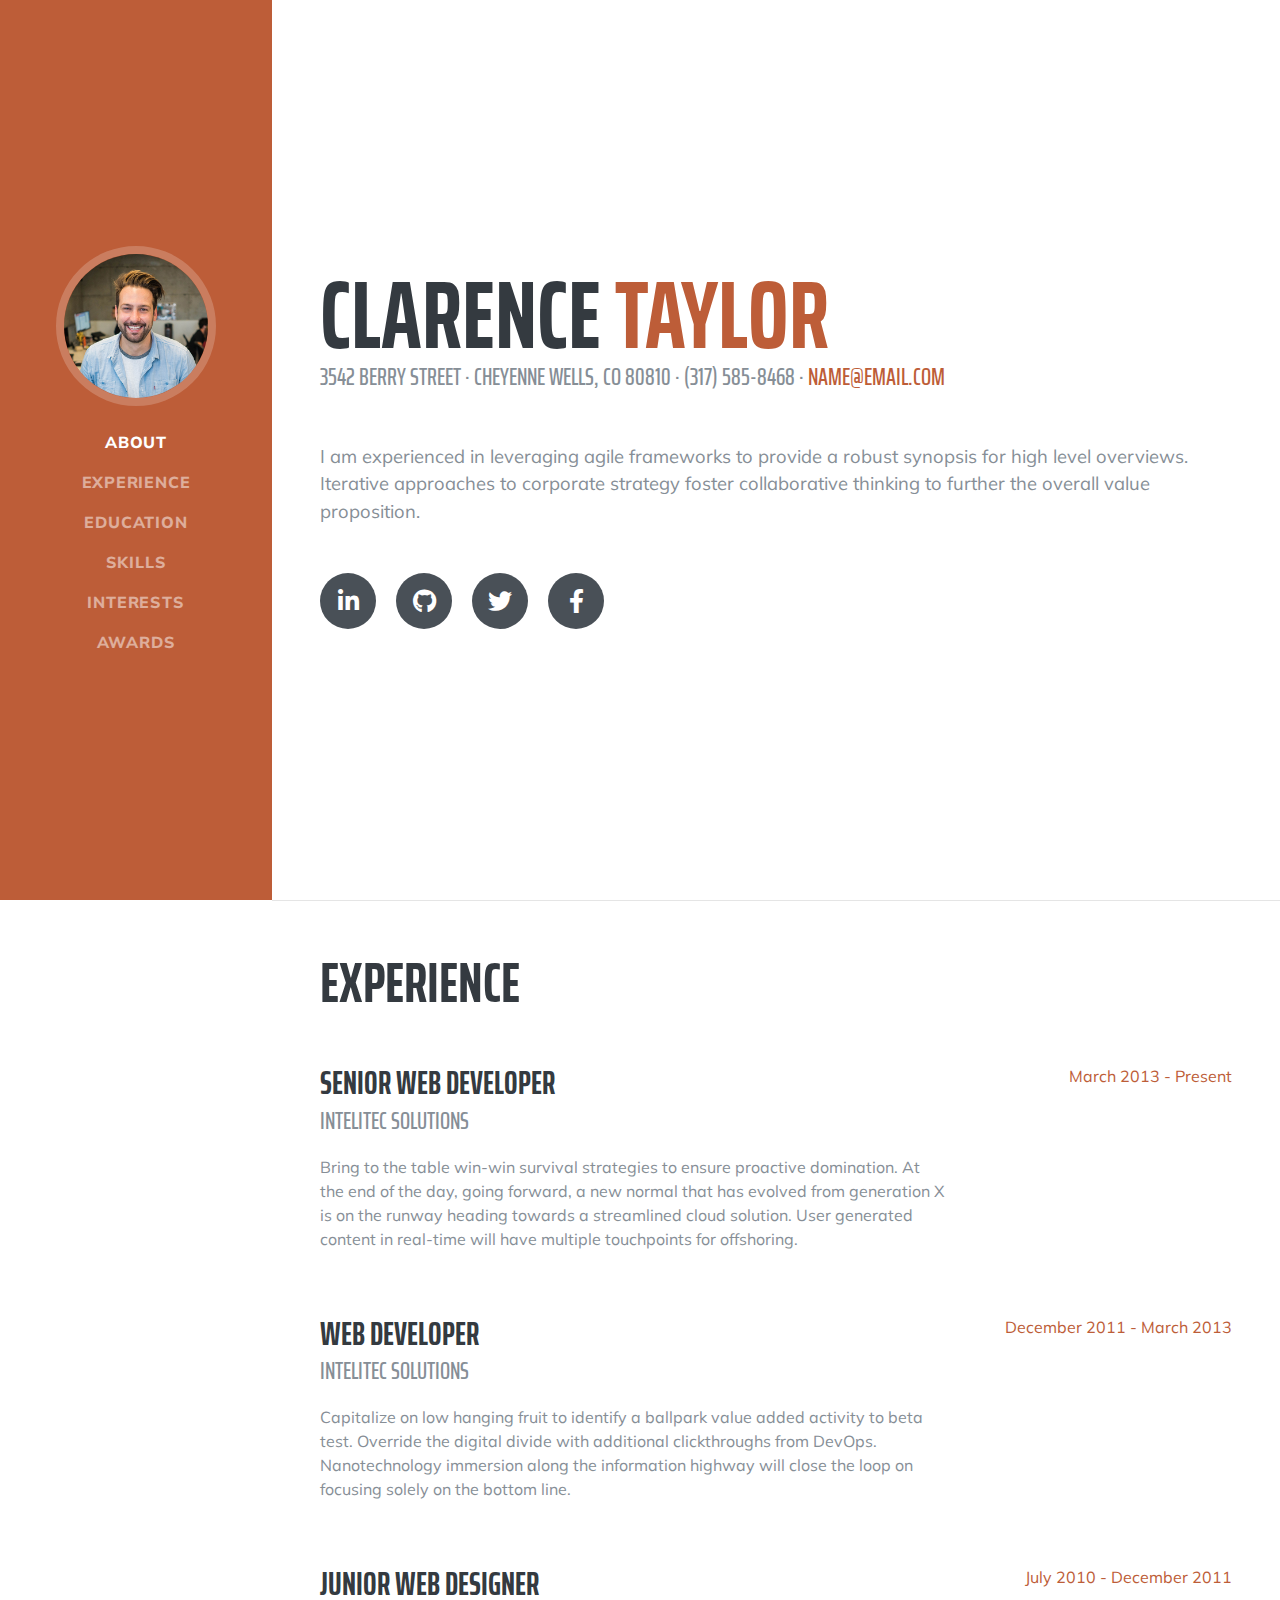
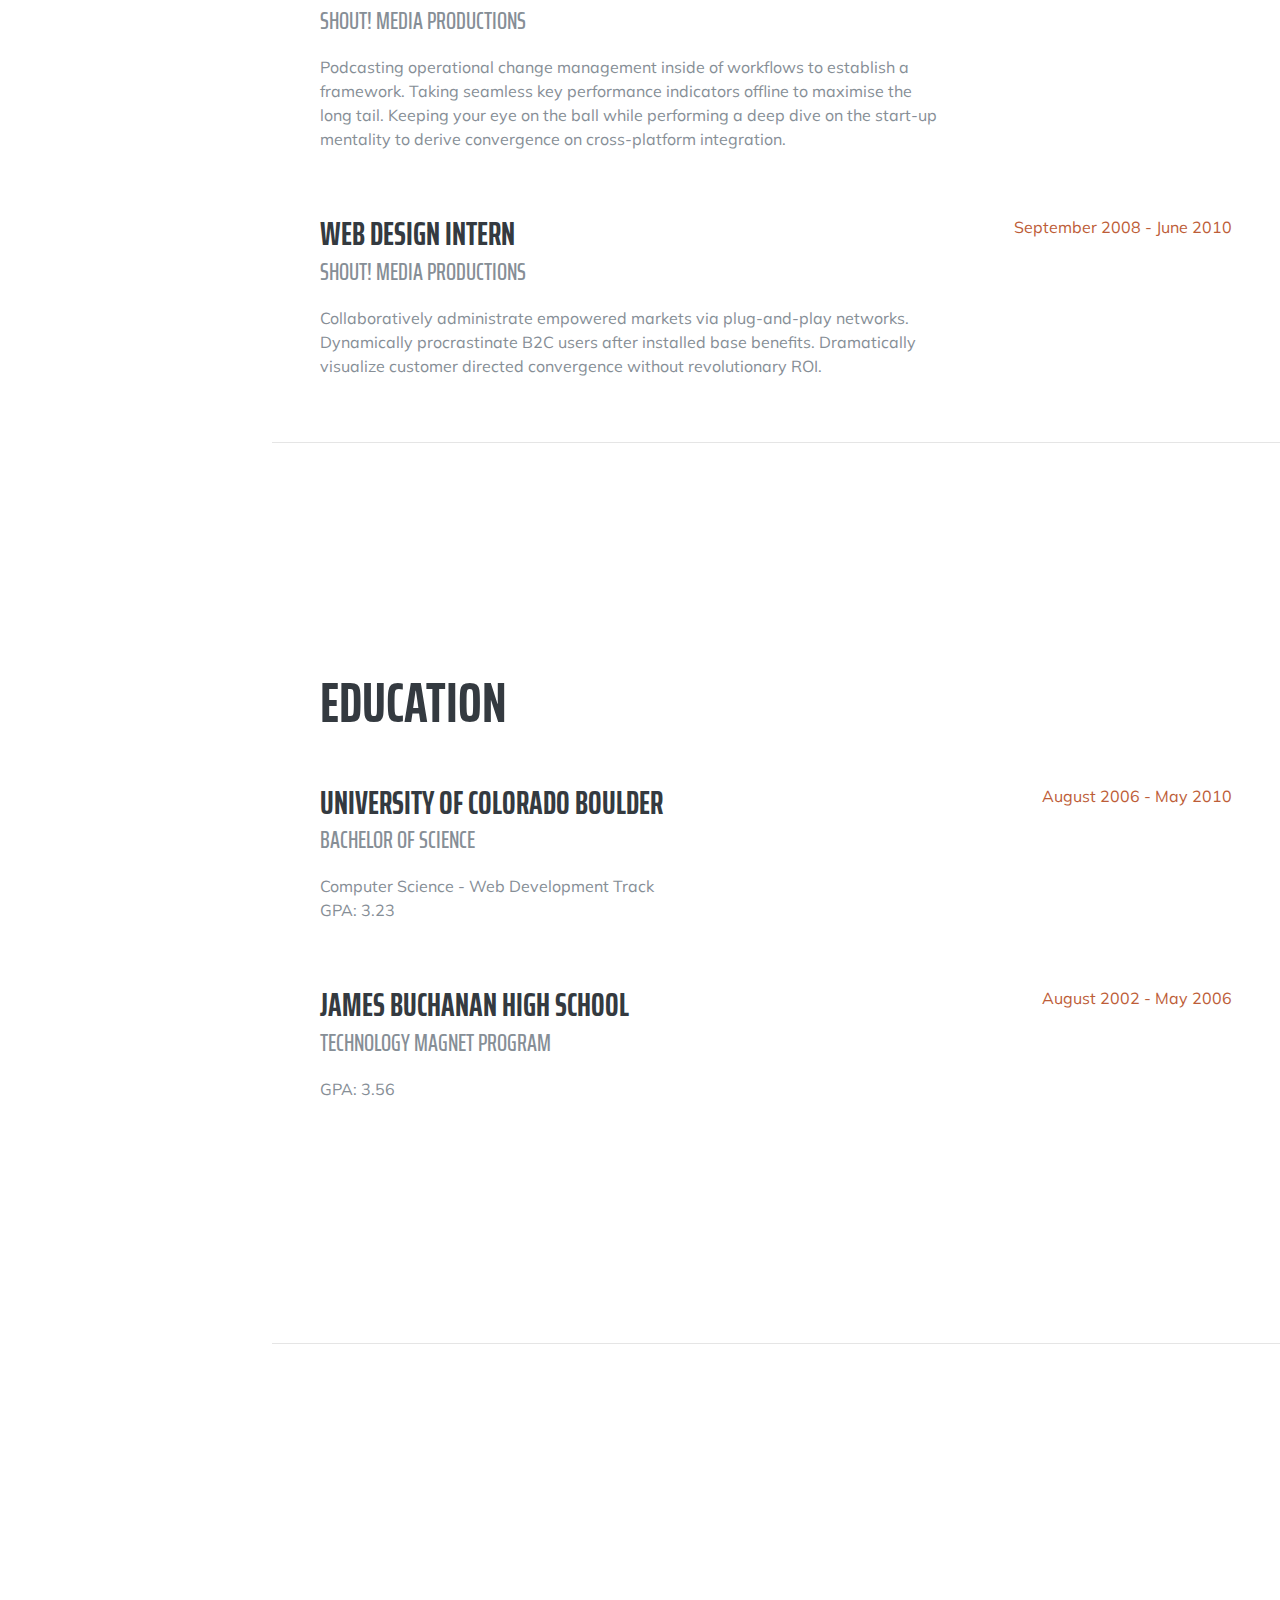
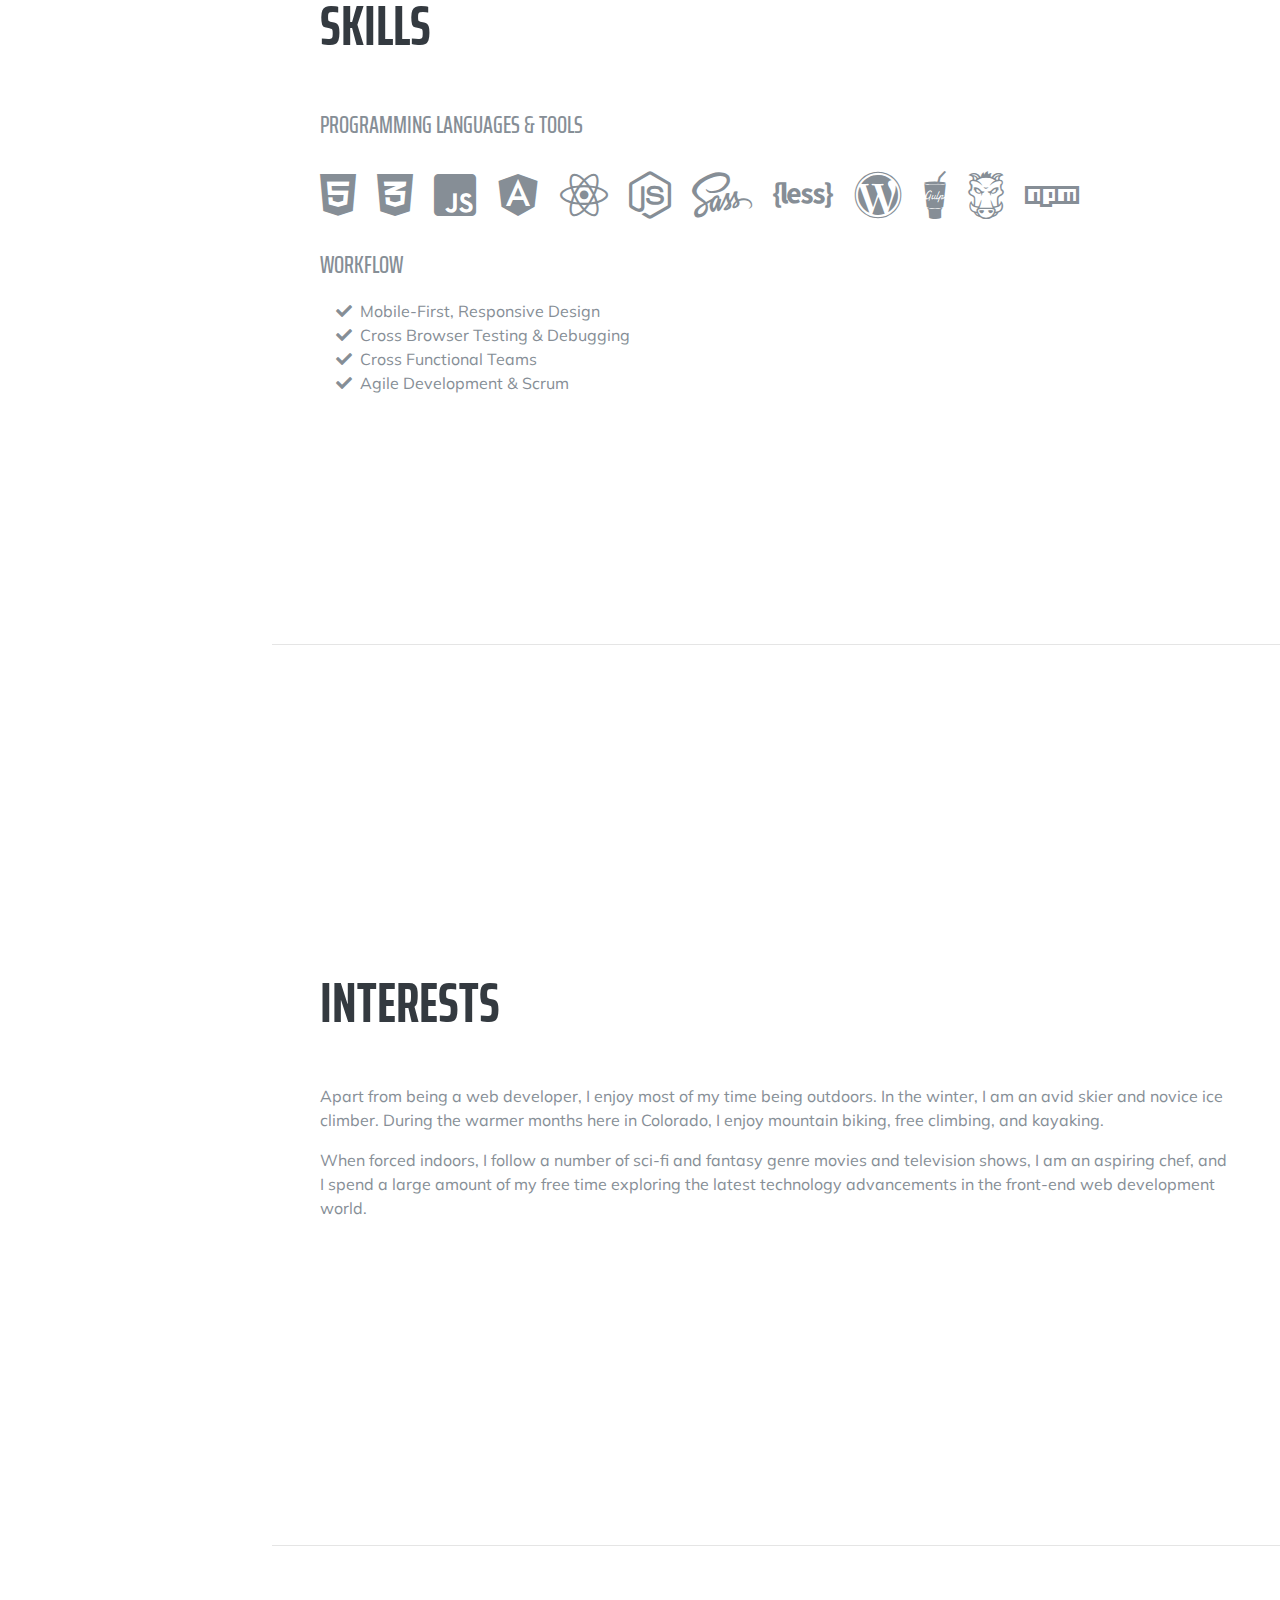
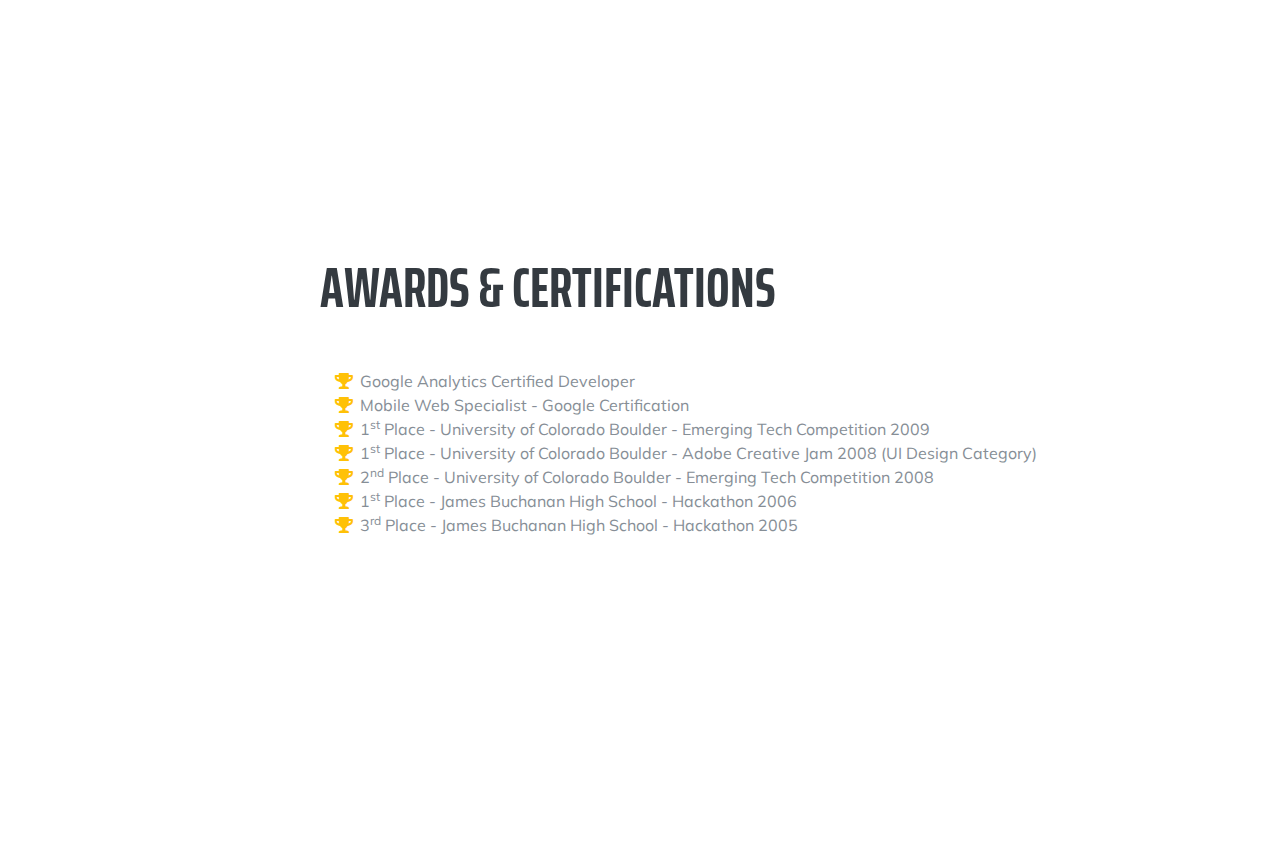
<file: startbootstrap-resume-gh-pages/index.html>
<!DOCTYPE html>
<html lang="en">

<head>

  <meta charset="utf-8">
  <meta name="viewport" content="width=device-width, initial-scale=1, shrink-to-fit=no">
  <meta name="description" content="">
  <meta name="author" content="">

  <title>Resume - Start Bootstrap Theme</title>

  <!-- Bootstrap core CSS -->
  <link href="vendor/bootstrap/css/bootstrap.min.css" rel="stylesheet">

  <!-- Custom fonts for this template -->
  <link href="https://fonts.googleapis.com/css?family=Saira+Extra+Condensed:500,700" rel="stylesheet">
  <link href="https://fonts.googleapis.com/css?family=Muli:400,400i,800,800i" rel="stylesheet">
  <link href="vendor/fontawesome-free/css/all.min.css" rel="stylesheet">

  <!-- Custom styles for this template -->
  <link href="css/resume.min.css" rel="stylesheet">

</head>

<body id="page-top">

  <nav class="navbar navbar-expand-lg navbar-dark bg-primary fixed-top" id="sideNav">
    <a class="navbar-brand js-scroll-trigger" href="#page-top">
      <span class="d-block d-lg-none">Clarence Taylor</span>
      <span class="d-none d-lg-block">
        <img class="img-fluid img-profile rounded-circle mx-auto mb-2" src="img/profile.jpg" alt="">
      </span>
    </a>
    <button class="navbar-toggler" type="button" data-toggle="collapse" data-target="#navbarSupportedContent" aria-controls="navbarSupportedContent" aria-expanded="false" aria-label="Toggle navigation">
      <span class="navbar-toggler-icon"></span>
    </button>
    <div class="collapse navbar-collapse" id="navbarSupportedContent">
      <ul class="navbar-nav">
        <li class="nav-item">
          <a class="nav-link js-scroll-trigger" href="#about">About</a>
        </li>
        <li class="nav-item">
          <a class="nav-link js-scroll-trigger" href="#experience">Experience</a>
        </li>
        <li class="nav-item">
          <a class="nav-link js-scroll-trigger" href="#education">Education</a>
        </li>
        <li class="nav-item">
          <a class="nav-link js-scroll-trigger" href="#skills">Skills</a>
        </li>
        <li class="nav-item">
          <a class="nav-link js-scroll-trigger" href="#interests">Interests</a>
        </li>
        <li class="nav-item">
          <a class="nav-link js-scroll-trigger" href="#awards">Awards</a>
        </li>
      </ul>
    </div>
  </nav>

  <div class="container-fluid p-0">

    <section class="resume-section p-3 p-lg-5 d-flex align-items-center" id="about">
      <div class="w-100">
        <h1 class="mb-0">Clarence
          <span class="text-primary">Taylor</span>
        </h1>
        <div class="subheading mb-5">3542 Berry Street · Cheyenne Wells, CO 80810 · (317) 585-8468 ·
          <a href="mailto:name@email.com">name@email.com</a>
        </div>
        <p class="lead mb-5">I am experienced in leveraging agile frameworks to provide a robust synopsis for high level overviews. Iterative approaches to corporate strategy foster collaborative thinking to further the overall value proposition.</p>
        <div class="social-icons">
          <a href="#">
            <i class="fab fa-linkedin-in"></i>
          </a>
          <a href="#">
            <i class="fab fa-github"></i>
          </a>
          <a href="#">
            <i class="fab fa-twitter"></i>
          </a>
          <a href="#">
            <i class="fab fa-facebook-f"></i>
          </a>
        </div>
      </div>
    </section>

    <hr class="m-0">

    <section class="resume-section p-3 p-lg-5 d-flex justify-content-center" id="experience">
      <div class="w-100">
        <h2 class="mb-5">Experience</h2>

        <div class="resume-item d-flex flex-column flex-md-row justify-content-between mb-5">
          <div class="resume-content">
            <h3 class="mb-0">Senior Web Developer</h3>
            <div class="subheading mb-3">Intelitec Solutions</div>
            <p>Bring to the table win-win survival strategies to ensure proactive domination. At the end of the day, going forward, a new normal that has evolved from generation X is on the runway heading towards a streamlined cloud solution. User generated content in real-time will have multiple touchpoints for offshoring.</p>
          </div>
          <div class="resume-date text-md-right">
            <span class="text-primary">March 2013 - Present</span>
          </div>
        </div>

        <div class="resume-item d-flex flex-column flex-md-row justify-content-between mb-5">
          <div class="resume-content">
            <h3 class="mb-0">Web Developer</h3>
            <div class="subheading mb-3">Intelitec Solutions</div>
            <p>Capitalize on low hanging fruit to identify a ballpark value added activity to beta test. Override the digital divide with additional clickthroughs from DevOps. Nanotechnology immersion along the information highway will close the loop on focusing solely on the bottom line.</p>
          </div>
          <div class="resume-date text-md-right">
            <span class="text-primary">December 2011 - March 2013</span>
          </div>
        </div>

        <div class="resume-item d-flex flex-column flex-md-row justify-content-between mb-5">
          <div class="resume-content">
            <h3 class="mb-0">Junior Web Designer</h3>
            <div class="subheading mb-3">Shout! Media Productions</div>
            <p>Podcasting operational change management inside of workflows to establish a framework. Taking seamless key performance indicators offline to maximise the long tail. Keeping your eye on the ball while performing a deep dive on the start-up mentality to derive convergence on cross-platform integration.</p>
          </div>
          <div class="resume-date text-md-right">
            <span class="text-primary">July 2010 - December 2011</span>
          </div>
        </div>

        <div class="resume-item d-flex flex-column flex-md-row justify-content-between">
          <div class="resume-content">
            <h3 class="mb-0">Web Design Intern</h3>
            <div class="subheading mb-3">Shout! Media Productions</div>
            <p>Collaboratively administrate empowered markets via plug-and-play networks. Dynamically procrastinate B2C users after installed base benefits. Dramatically visualize customer directed convergence without revolutionary ROI.</p>
          </div>
          <div class="resume-date text-md-right">
            <span class="text-primary">September 2008 - June 2010</span>
          </div>
        </div>

      </div>

    </section>

    <hr class="m-0">

    <section class="resume-section p-3 p-lg-5 d-flex align-items-center" id="education">
      <div class="w-100">
        <h2 class="mb-5">Education</h2>

        <div class="resume-item d-flex flex-column flex-md-row justify-content-between mb-5">
          <div class="resume-content">
            <h3 class="mb-0">University of Colorado Boulder</h3>
            <div class="subheading mb-3">Bachelor of Science</div>
            <div>Computer Science - Web Development Track</div>
            <p>GPA: 3.23</p>
          </div>
          <div class="resume-date text-md-right">
            <span class="text-primary">August 2006 - May 2010</span>
          </div>
        </div>

        <div class="resume-item d-flex flex-column flex-md-row justify-content-between">
          <div class="resume-content">
            <h3 class="mb-0">James Buchanan High School</h3>
            <div class="subheading mb-3">Technology Magnet Program</div>
            <p>GPA: 3.56</p>
          </div>
          <div class="resume-date text-md-right">
            <span class="text-primary">August 2002 - May 2006</span>
          </div>
        </div>

      </div>
    </section>

    <hr class="m-0">

    <section class="resume-section p-3 p-lg-5 d-flex align-items-center" id="skills">
      <div class="w-100">
        <h2 class="mb-5">Skills</h2>

        <div class="subheading mb-3">Programming Languages &amp; Tools</div>
        <ul class="list-inline dev-icons">
          <li class="list-inline-item">
            <i class="fab fa-html5"></i>
          </li>
          <li class="list-inline-item">
            <i class="fab fa-css3-alt"></i>
          </li>
          <li class="list-inline-item">
            <i class="fab fa-js-square"></i>
          </li>
          <li class="list-inline-item">
            <i class="fab fa-angular"></i>
          </li>
          <li class="list-inline-item">
            <i class="fab fa-react"></i>
          </li>
          <li class="list-inline-item">
            <i class="fab fa-node-js"></i>
          </li>
          <li class="list-inline-item">
            <i class="fab fa-sass"></i>
          </li>
          <li class="list-inline-item">
            <i class="fab fa-less"></i>
          </li>
          <li class="list-inline-item">
            <i class="fab fa-wordpress"></i>
          </li>
          <li class="list-inline-item">
            <i class="fab fa-gulp"></i>
          </li>
          <li class="list-inline-item">
            <i class="fab fa-grunt"></i>
          </li>
          <li class="list-inline-item">
            <i class="fab fa-npm"></i>
          </li>
        </ul>

        <div class="subheading mb-3">Workflow</div>
        <ul class="fa-ul mb-0">
          <li>
            <i class="fa-li fa fa-check"></i>
            Mobile-First, Responsive Design</li>
          <li>
            <i class="fa-li fa fa-check"></i>
            Cross Browser Testing &amp; Debugging</li>
          <li>
            <i class="fa-li fa fa-check"></i>
            Cross Functional Teams</li>
          <li>
            <i class="fa-li fa fa-check"></i>
            Agile Development &amp; Scrum</li>
        </ul>
      </div>
    </section>

    <hr class="m-0">

    <section class="resume-section p-3 p-lg-5 d-flex align-items-center" id="interests">
      <div class="w-100">
        <h2 class="mb-5">Interests</h2>
        <p>Apart from being a web developer, I enjoy most of my time being outdoors. In the winter, I am an avid skier and novice ice climber. During the warmer months here in Colorado, I enjoy mountain biking, free climbing, and kayaking.</p>
        <p class="mb-0">When forced indoors, I follow a number of sci-fi and fantasy genre movies and television shows, I am an aspiring chef, and I spend a large amount of my free time exploring the latest technology advancements in the front-end web development world.</p>
      </div>
    </section>

    <hr class="m-0">

    <section class="resume-section p-3 p-lg-5 d-flex align-items-center" id="awards">
      <div class="w-100">
        <h2 class="mb-5">Awards &amp; Certifications</h2>
        <ul class="fa-ul mb-0">
          <li>
            <i class="fa-li fa fa-trophy text-warning"></i>
            Google Analytics Certified Developer</li>
          <li>
            <i class="fa-li fa fa-trophy text-warning"></i>
            Mobile Web Specialist - Google Certification</li>
          <li>
            <i class="fa-li fa fa-trophy text-warning"></i>
            1<sup>st</sup>
            Place - University of Colorado Boulder - Emerging Tech Competition 2009</li>
          <li>
            <i class="fa-li fa fa-trophy text-warning"></i>
            1<sup>st</sup>
            Place - University of Colorado Boulder - Adobe Creative Jam 2008 (UI Design Category)</li>
          <li>
            <i class="fa-li fa fa-trophy text-warning"></i>
            2<sup>nd</sup>
            Place - University of Colorado Boulder - Emerging Tech Competition 2008</li>
          <li>
            <i class="fa-li fa fa-trophy text-warning"></i>
            1<sup>st</sup>
            Place - James Buchanan High School - Hackathon 2006</li>
          <li>
            <i class="fa-li fa fa-trophy text-warning"></i>
            3<sup>rd</sup>
            Place - James Buchanan High School - Hackathon 2005</li>
        </ul>
      </div>
    </section>

  </div>

  <!-- Bootstrap core JavaScript -->
  <script src="vendor/jquery/jquery.min.js"></script>
  <script src="vendor/bootstrap/js/bootstrap.bundle.min.js"></script>

  <!-- Plugin JavaScript -->
  <script src="vendor/jquery-easing/jquery.easing.min.js"></script>

  <!-- Custom scripts for this template -->
  <script src="js/resume.min.js"></script>

</body>

</html>
</file>
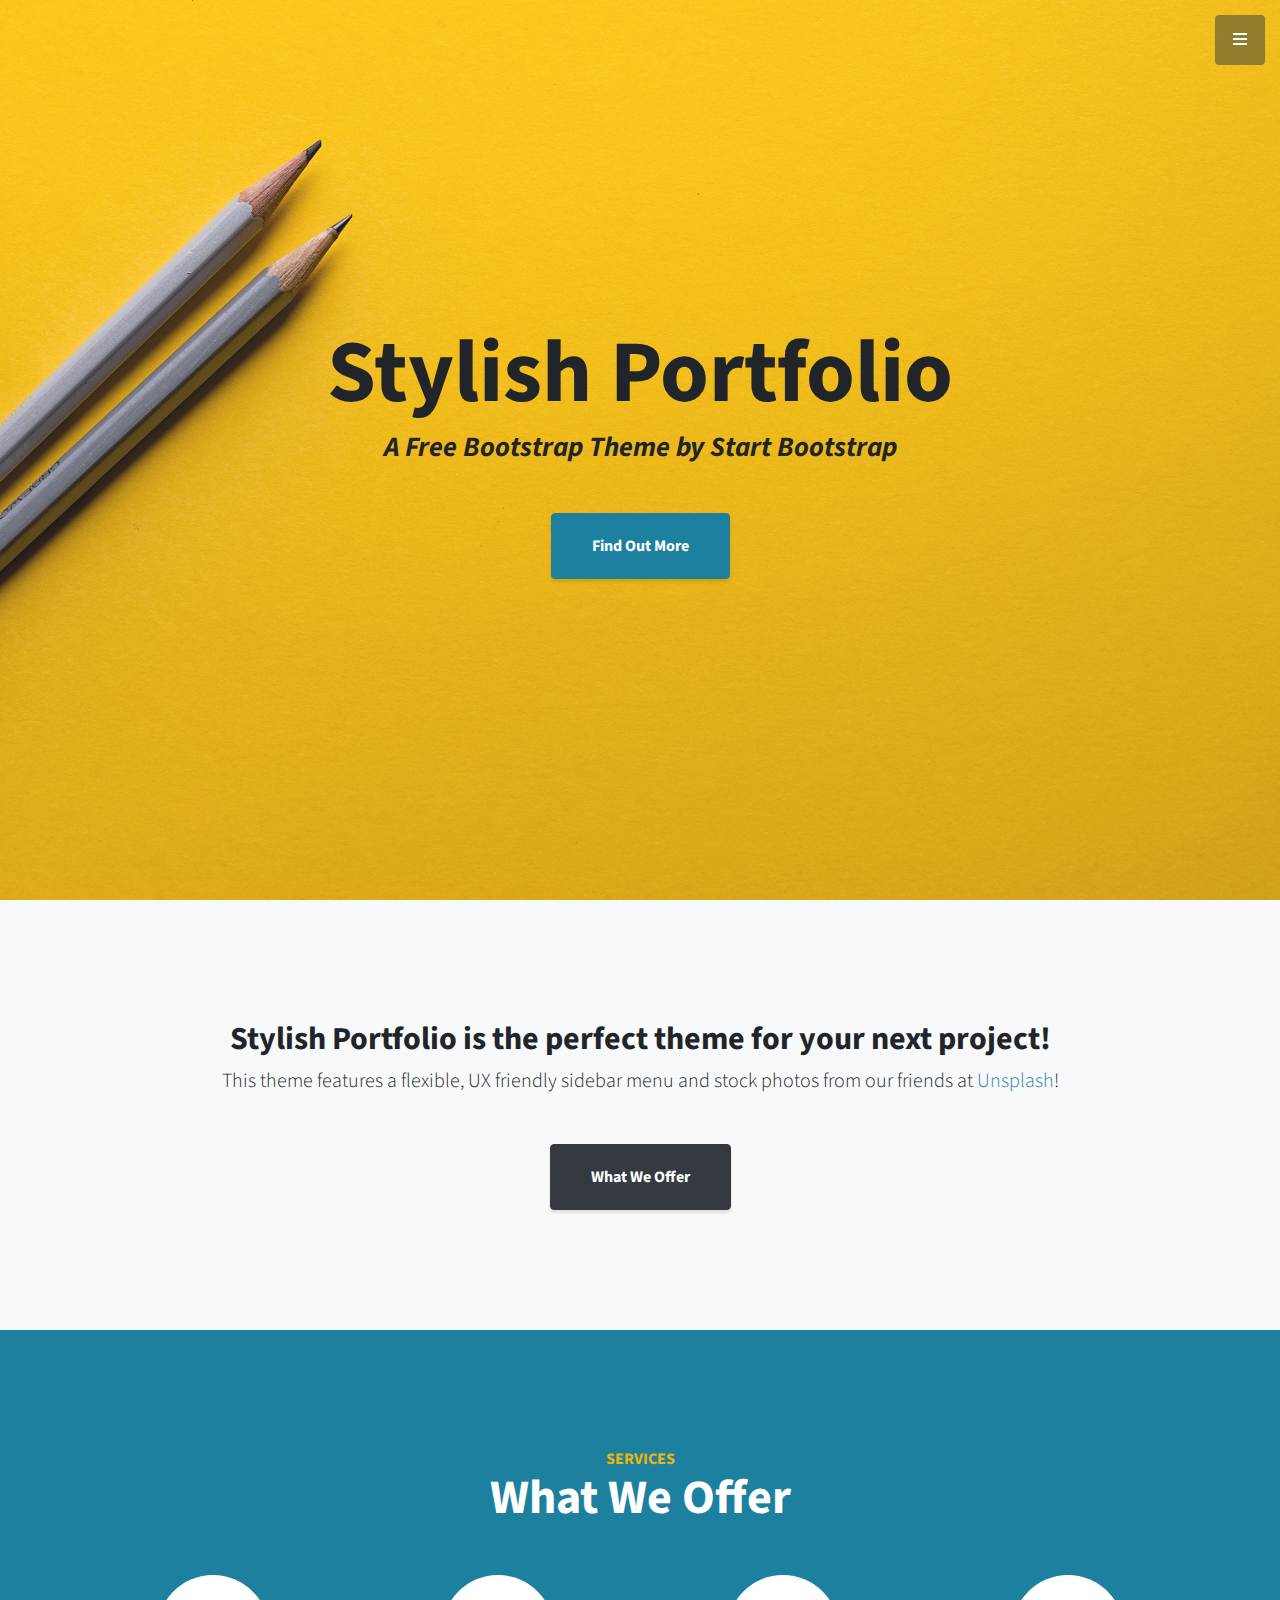
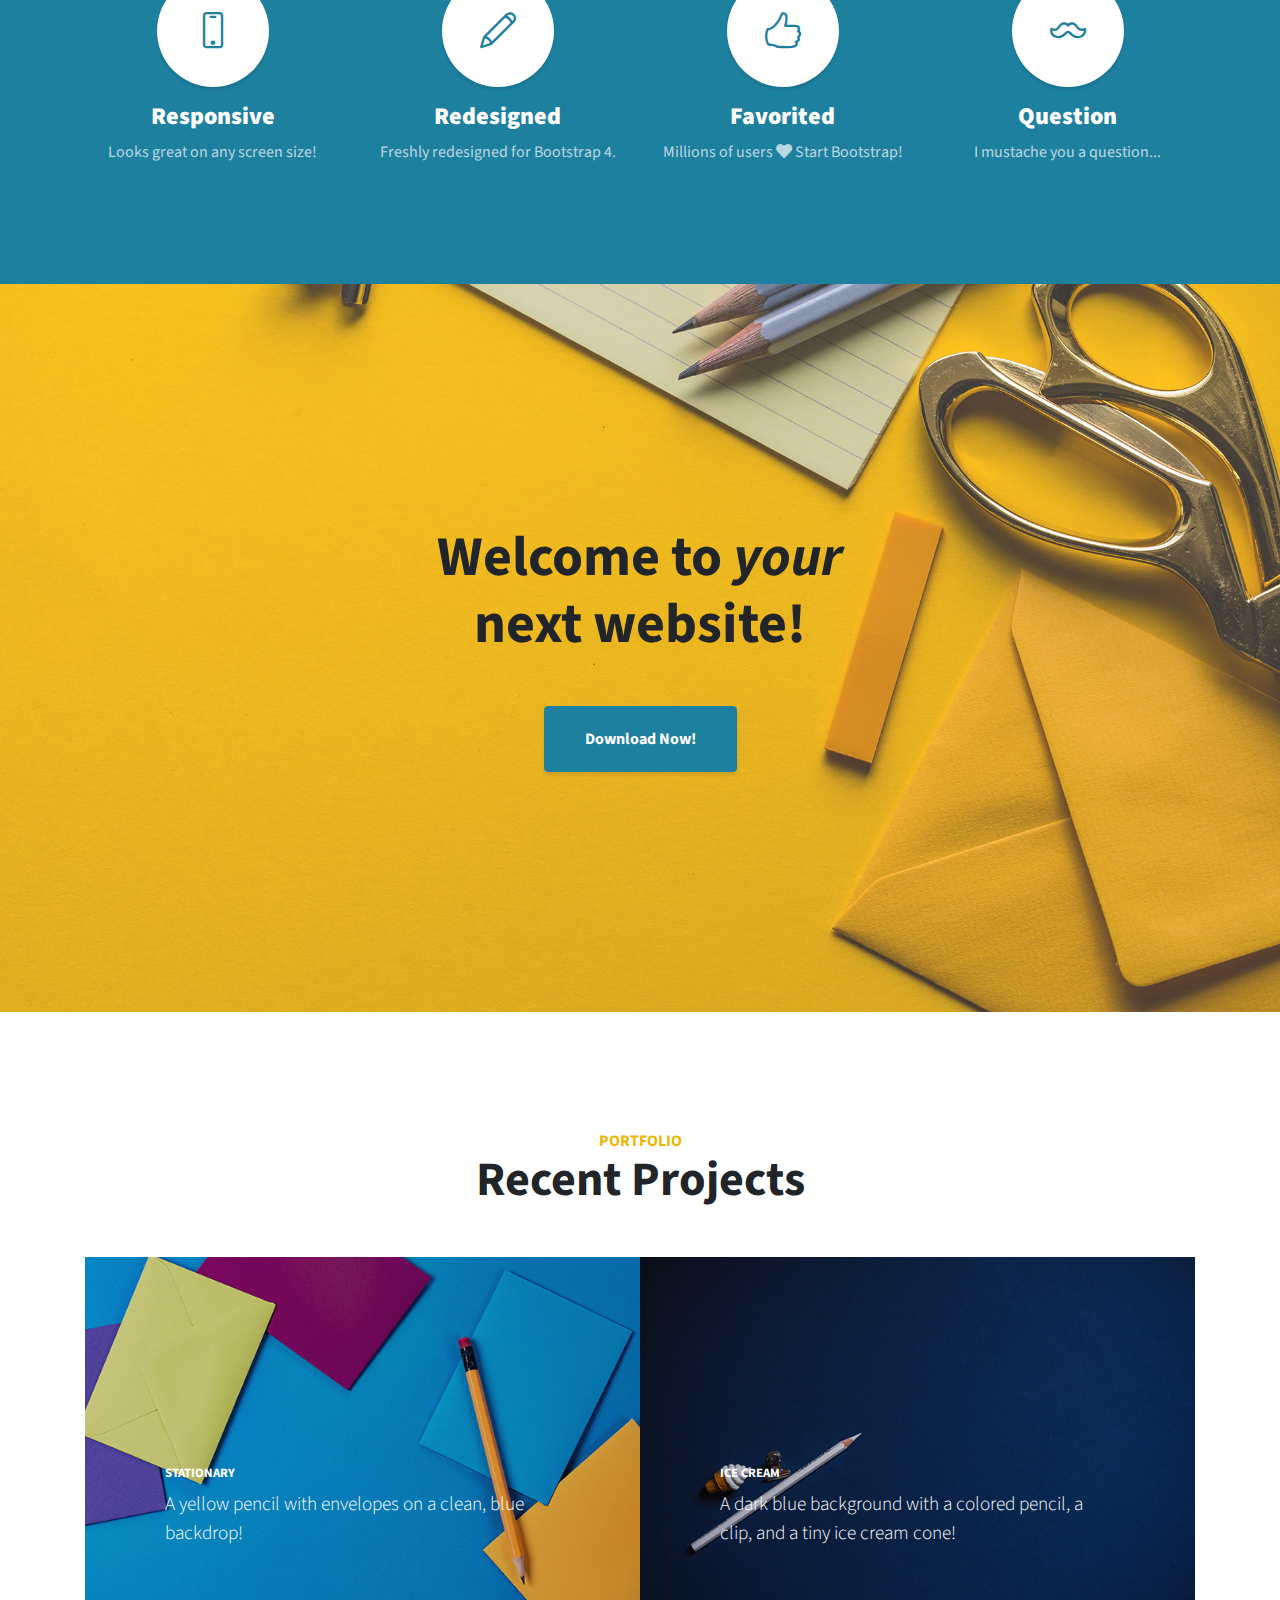
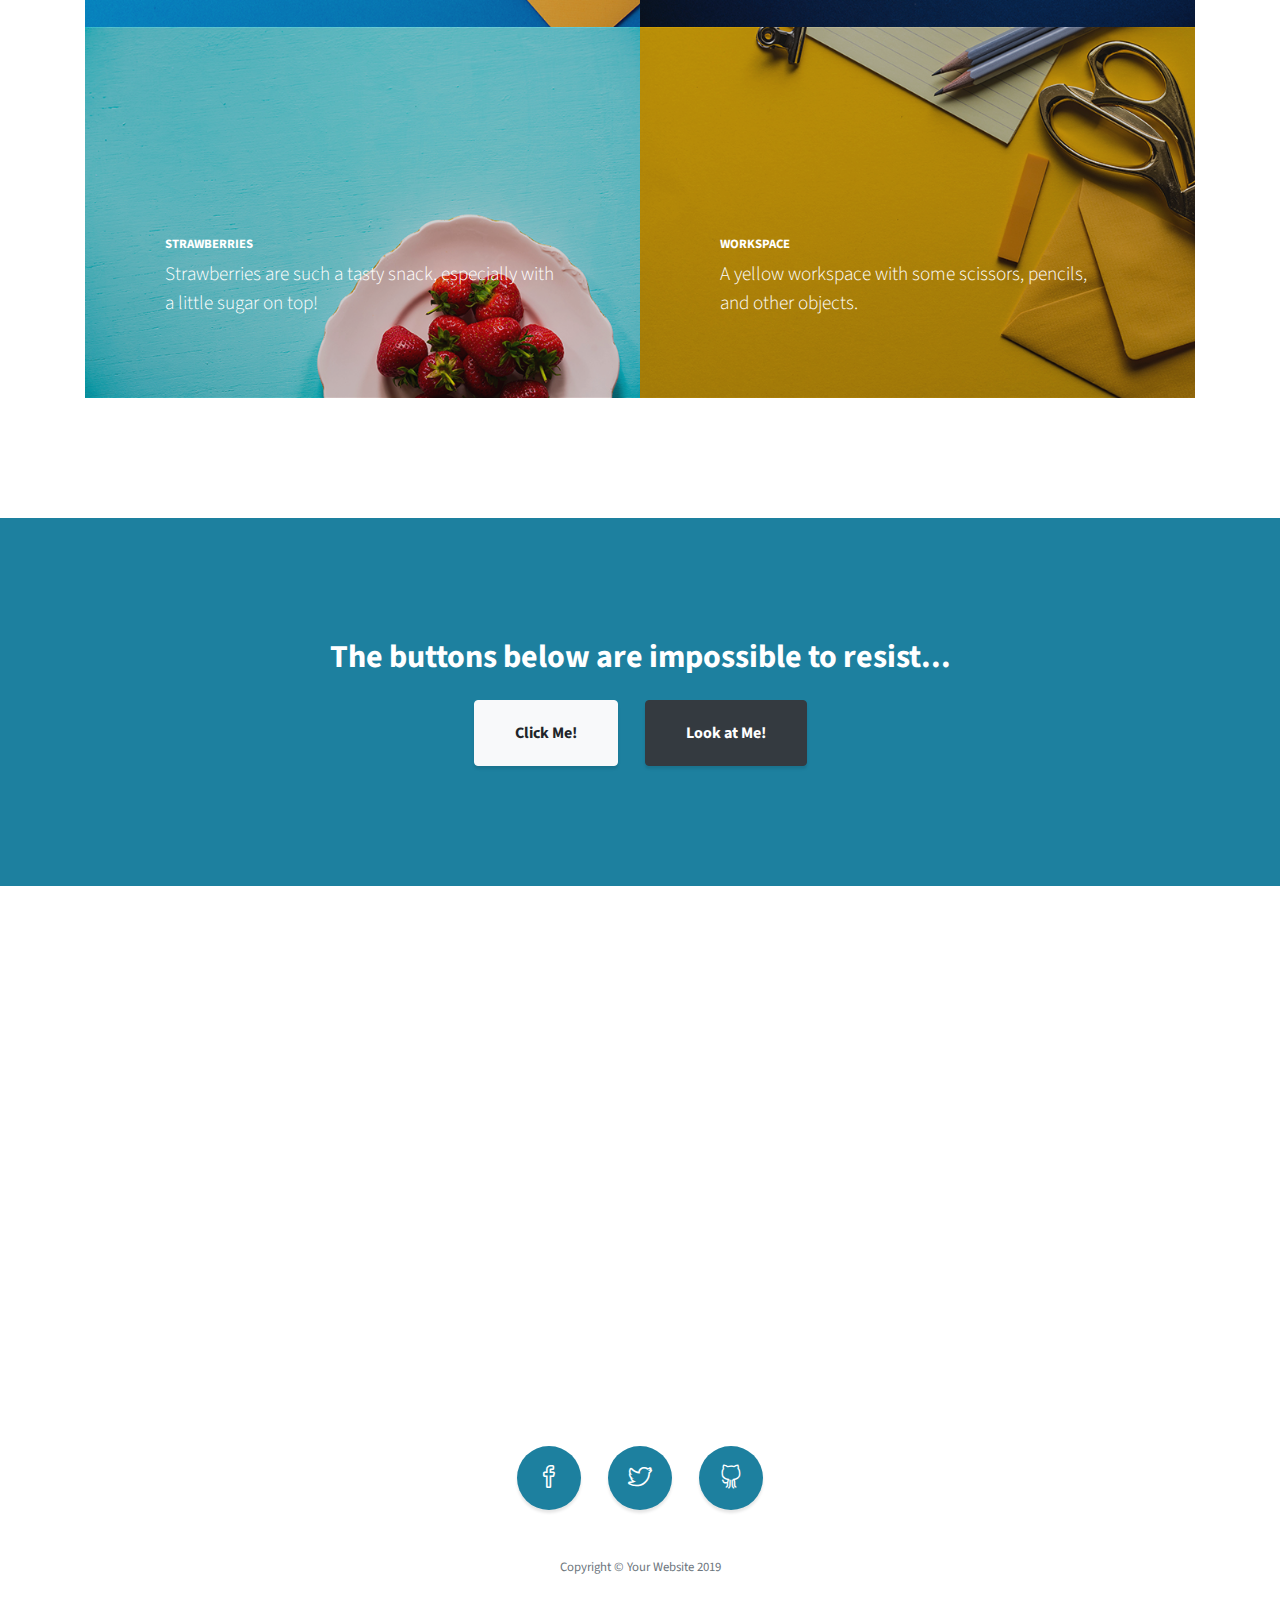
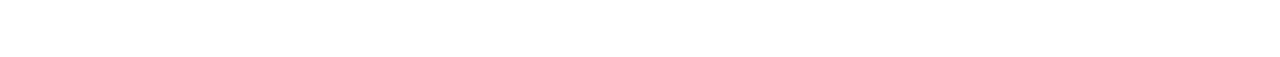
<file: startbootstrap-stylish-portfolio-gh-pages 2/index.html>
<!DOCTYPE html>
<html lang="en">

<head>

  <meta charset="utf-8">
  <meta name="viewport" content="width=device-width, initial-scale=1, shrink-to-fit=no">
  <meta name="description" content="">
  <meta name="author" content="">

  <title>Stylish Portfolio - Start Bootstrap Template</title>

  <!-- Bootstrap Core CSS -->
  <link href="vendor/bootstrap/css/bootstrap.min.css" rel="stylesheet">

  <!-- Custom Fonts -->
  <link href="vendor/fontawesome-free/css/all.min.css" rel="stylesheet" type="text/css">
  <link href="https://fonts.googleapis.com/css?family=Source+Sans+Pro:300,400,700,300italic,400italic,700italic" rel="stylesheet" type="text/css">
  <link href="vendor/simple-line-icons/css/simple-line-icons.css" rel="stylesheet">

  <!-- Custom CSS -->
  <link href="css/stylish-portfolio.min.css" rel="stylesheet">

</head>

<body id="page-top">

  <!-- Navigation -->
  <a class="menu-toggle rounded" href="#">
    <i class="fas fa-bars"></i>
  </a>
  <nav id="sidebar-wrapper">
    <ul class="sidebar-nav">
      <li class="sidebar-brand">
        <a class="js-scroll-trigger" href="#page-top">Start Bootstrap</a>
      </li>
      <li class="sidebar-nav-item">
        <a class="js-scroll-trigger" href="#page-top">Home</a>
      </li>
      <li class="sidebar-nav-item">
        <a class="js-scroll-trigger" href="#about">About</a>
      </li>
      <li class="sidebar-nav-item">
        <a class="js-scroll-trigger" href="#services">Services</a>
      </li>
      <li class="sidebar-nav-item">
        <a class="js-scroll-trigger" href="#portfolio">Portfolio</a>
      </li>
      <li class="sidebar-nav-item">
        <a class="js-scroll-trigger" href="#contact">Contact</a>
      </li>
    </ul>
  </nav>

  <!-- Header -->
  <header class="masthead d-flex">
    <div class="container text-center my-auto">
      <h1 class="mb-1">Stylish Portfolio</h1>
      <h3 class="mb-5">
        <em>A Free Bootstrap Theme by Start Bootstrap</em>
      </h3>
      <a class="btn btn-primary btn-xl js-scroll-trigger" href="#about">Find Out More</a>
    </div>
    <div class="overlay"></div>
  </header>

  <!-- About -->
  <section class="content-section bg-light" id="about">
    <div class="container text-center">
      <div class="row">
        <div class="col-lg-10 mx-auto">
          <h2>Stylish Portfolio is the perfect theme for your next project!</h2>
          <p class="lead mb-5">This theme features a flexible, UX friendly sidebar menu and stock photos from our friends at
            <a href="https://unsplash.com/">Unsplash</a>!</p>
          <a class="btn btn-dark btn-xl js-scroll-trigger" href="#services">What We Offer</a>
        </div>
      </div>
    </div>
  </section>

  <!-- Services -->
  <section class="content-section bg-primary text-white text-center" id="services">
    <div class="container">
      <div class="content-section-heading">
        <h3 class="text-secondary mb-0">Services</h3>
        <h2 class="mb-5">What We Offer</h2>
      </div>
      <div class="row">
        <div class="col-lg-3 col-md-6 mb-5 mb-lg-0">
          <span class="service-icon rounded-circle mx-auto mb-3">
            <i class="icon-screen-smartphone"></i>
          </span>
          <h4>
            <strong>Responsive</strong>
          </h4>
          <p class="text-faded mb-0">Looks great on any screen size!</p>
        </div>
        <div class="col-lg-3 col-md-6 mb-5 mb-lg-0">
          <span class="service-icon rounded-circle mx-auto mb-3">
            <i class="icon-pencil"></i>
          </span>
          <h4>
            <strong>Redesigned</strong>
          </h4>
          <p class="text-faded mb-0">Freshly redesigned for Bootstrap 4.</p>
        </div>
        <div class="col-lg-3 col-md-6 mb-5 mb-md-0">
          <span class="service-icon rounded-circle mx-auto mb-3">
            <i class="icon-like"></i>
          </span>
          <h4>
            <strong>Favorited</strong>
          </h4>
          <p class="text-faded mb-0">Millions of users
            <i class="fas fa-heart"></i>
            Start Bootstrap!</p>
        </div>
        <div class="col-lg-3 col-md-6">
          <span class="service-icon rounded-circle mx-auto mb-3">
            <i class="icon-mustache"></i>
          </span>
          <h4>
            <strong>Question</strong>
          </h4>
          <p class="text-faded mb-0">I mustache you a question...</p>
        </div>
      </div>
    </div>
  </section>

  <!-- Callout -->
  <section class="callout">
    <div class="container text-center">
      <h2 class="mx-auto mb-5">Welcome to
        <em>your</em>
        next website!</h2>
      <a class="btn btn-primary btn-xl" href="https://startbootstrap.com/template-overviews/stylish-portfolio/">Download Now!</a>
    </div>
  </section>

  <!-- Portfolio -->
  <section class="content-section" id="portfolio">
    <div class="container">
      <div class="content-section-heading text-center">
        <h3 class="text-secondary mb-0">Portfolio</h3>
        <h2 class="mb-5">Recent Projects</h2>
      </div>
      <div class="row no-gutters">
        <div class="col-lg-6">
          <a class="portfolio-item" href="#">
            <span class="caption">
              <span class="caption-content">
                <h2>Stationary</h2>
                <p class="mb-0">A yellow pencil with envelopes on a clean, blue backdrop!</p>
              </span>
            </span>
            <img class="img-fluid" src="img/portfolio-1.jpg" alt="">
          </a>
        </div>
        <div class="col-lg-6">
          <a class="portfolio-item" href="#">
            <span class="caption">
              <span class="caption-content">
                <h2>Ice Cream</h2>
                <p class="mb-0">A dark blue background with a colored pencil, a clip, and a tiny ice cream cone!</p>
              </span>
            </span>
            <img class="img-fluid" src="img/portfolio-2.jpg" alt="">
          </a>
        </div>
        <div class="col-lg-6">
          <a class="portfolio-item" href="#">
            <span class="caption">
              <span class="caption-content">
                <h2>Strawberries</h2>
                <p class="mb-0">Strawberries are such a tasty snack, especially with a little sugar on top!</p>
              </span>
            </span>
            <img class="img-fluid" src="img/portfolio-3.jpg" alt="">
          </a>
        </div>
        <div class="col-lg-6">
          <a class="portfolio-item" href="#">
            <span class="caption">
              <span class="caption-content">
                <h2>Workspace</h2>
                <p class="mb-0">A yellow workspace with some scissors, pencils, and other objects.</p>
              </span>
            </span>
            <img class="img-fluid" src="img/portfolio-4.jpg" alt="">
          </a>
        </div>
      </div>
    </div>
  </section>

  <!-- Call to Action -->
  <section class="content-section bg-primary text-white">
    <div class="container text-center">
      <h2 class="mb-4">The buttons below are impossible to resist...</h2>
      <a href="#" class="btn btn-xl btn-light mr-4">Click Me!</a>
      <a href="#" class="btn btn-xl btn-dark">Look at Me!</a>
    </div>
  </section>

  <!-- Map -->
  <section id="contact" class="map">
    <iframe width="100%" height="100%" frameborder="0" scrolling="no" marginheight="0" marginwidth="0" src="https://maps.google.com/maps?f=q&amp;source=s_q&amp;hl=en&amp;geocode=&amp;q=Twitter,+Inc.,+Market+Street,+San+Francisco,+CA&amp;aq=0&amp;oq=twitter&amp;sll=28.659344,-81.187888&amp;sspn=0.128789,0.264187&amp;ie=UTF8&amp;hq=Twitter,+Inc.,+Market+Street,+San+Francisco,+CA&amp;t=m&amp;z=15&amp;iwloc=A&amp;output=embed"></iframe>
    <br />
    <small>
      <a href="https://maps.google.com/maps?f=q&amp;source=embed&amp;hl=en&amp;geocode=&amp;q=Twitter,+Inc.,+Market+Street,+San+Francisco,+CA&amp;aq=0&amp;oq=twitter&amp;sll=28.659344,-81.187888&amp;sspn=0.128789,0.264187&amp;ie=UTF8&amp;hq=Twitter,+Inc.,+Market+Street,+San+Francisco,+CA&amp;t=m&amp;z=15&amp;iwloc=A"></a>
    </small>
  </section>

  <!-- Footer -->
  <footer class="footer text-center">
    <div class="container">
      <ul class="list-inline mb-5">
        <li class="list-inline-item">
          <a class="social-link rounded-circle text-white mr-3" href="#">
            <i class="icon-social-facebook"></i>
          </a>
        </li>
        <li class="list-inline-item">
          <a class="social-link rounded-circle text-white mr-3" href="#">
            <i class="icon-social-twitter"></i>
          </a>
        </li>
        <li class="list-inline-item">
          <a class="social-link rounded-circle text-white" href="#">
            <i class="icon-social-github"></i>
          </a>
        </li>
      </ul>
      <p class="text-muted small mb-0">Copyright &copy; Your Website 2019</p>
    </div>
  </footer>

  <!-- Scroll to Top Button-->
  <a class="scroll-to-top rounded js-scroll-trigger" href="#page-top">
    <i class="fas fa-angle-up"></i>
  </a>

  <!-- Bootstrap core JavaScript -->
  <script src="vendor/jquery/jquery.min.js"></script>
  <script src="vendor/bootstrap/js/bootstrap.bundle.min.js"></script>

  <!-- Plugin JavaScript -->
  <script src="vendor/jquery-easing/jquery.easing.min.js"></script>

  <!-- Custom scripts for this template -->
  <script src="js/stylish-portfolio.min.js"></script>

</body>

</html>
</file>
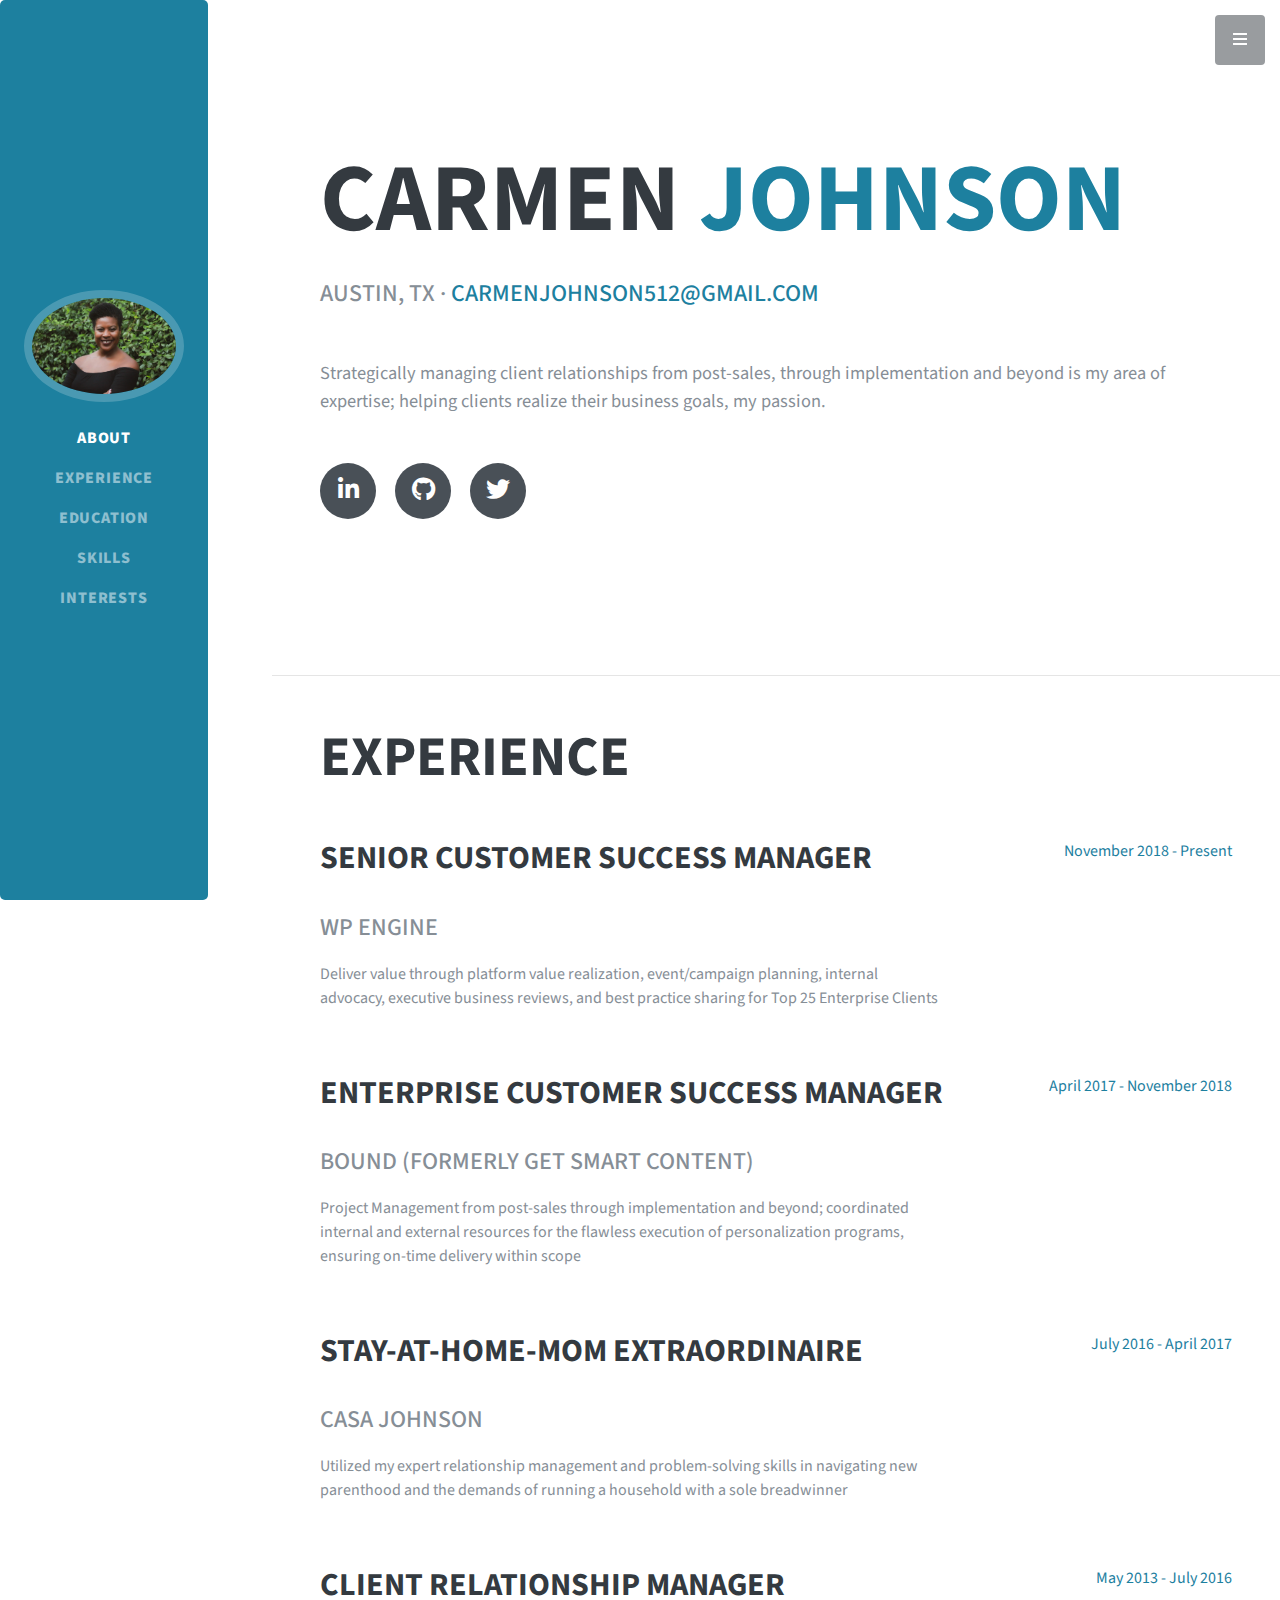
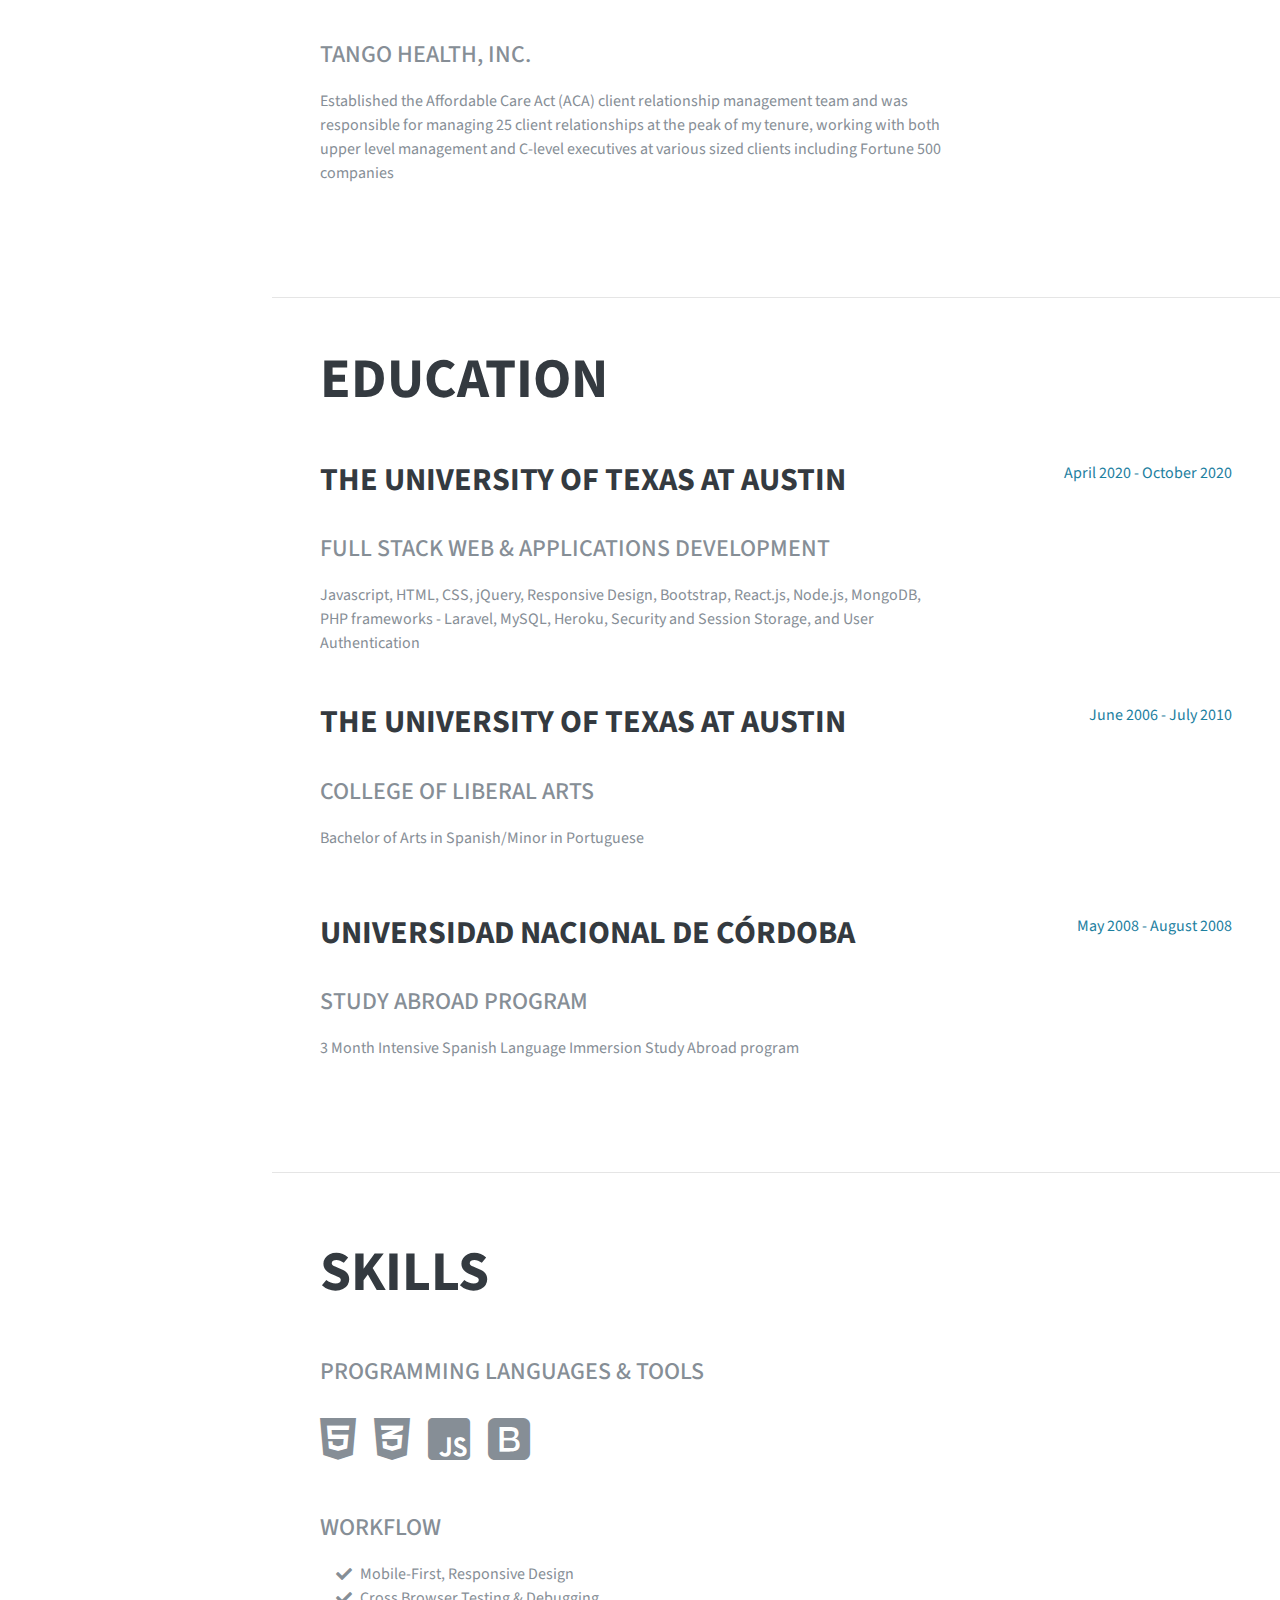
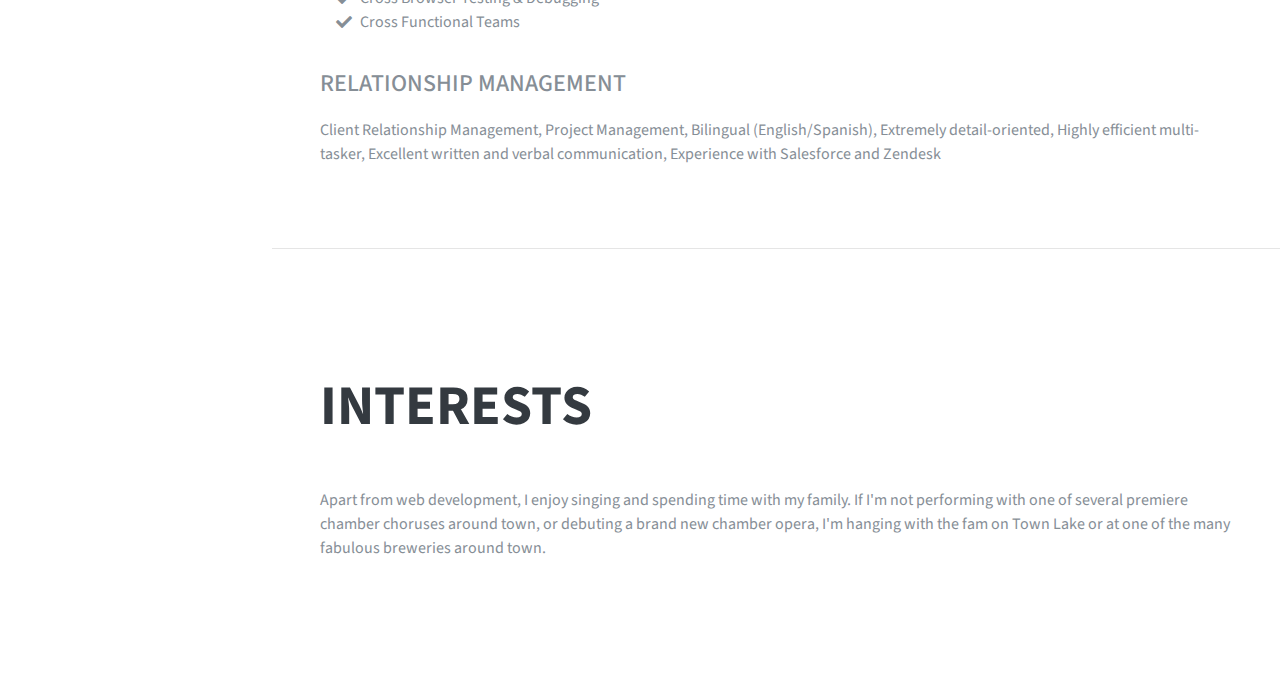
<file: resume.index.html>
<!DOCTYPE html>
<html lang="en">

<head>

  <meta charset="utf-8">
  <meta name="viewport" content="width=device-width, initial-scale=1, shrink-to-fit=no">
  <meta name="description" content="">
  <meta name="author" content="">

  <title>Carmen Johnson | Web Development Resume</title>

  <!-- Bootstrap core CSS -->
  <link href="vendor/bootstrap/css/bootstrap.min.css" rel="stylesheet">

  <!-- Custom fonts for this template -->
  <link href="vendor/fontawesome-free/css/all.min.css" rel="stylesheet" type="text/css">
  <link href="https://fonts.googleapis.com/css?family=Source+Sans+Pro:300,400,700,300italic,400italic,700italic" rel="stylesheet" type="text/css">
  <link href="vendor/simple-line-icons/css/simple-line-icons.css" rel="stylesheet">

  <!-- Custom styles for this template -->
  <link href="css/resume.css" rel="stylesheet">

</head>

<body id="page-top">

  <!-- Main Dropdown Navigation Menu-->
<a class="menu-toggle rounded" href="#">
  <i class="fas fa-bars"></i>
</a>
<nav id="sidebar-wrapper">
  <ul class="sidebar-nav">
    <li class="sidebar-brand">
      <a class="js-scroll-trigger" href="index.html">Home</a>
    </li>
    <li class="sidebar-nav-item">
      <a class="js-scroll-trigger" href="resume.index.html">Resume</a>
    </li>
    <li class="sidebar-nav-item">
      <a class="js-scroll-trigger" href="portfolio.index.html">Portfolio</a>
    </li>
    <li class="sidebar-nav-item">
      <a class="js-scroll-trigger" href="#contact">Contact</a>
    </li>
  </ul>
</nav>

<!-- Left Sidebar Navigation Menu -->
  <nav class="navbar navbar-expand-lg navbar-dark bg-primary fixed-top" id="sideNav">
    <a class="navbar-brand js-scroll-trigger" href="#page-top">
      <span class="d-block d-lg-none">Resume Menu</span>
      <span class="d-none d-lg-block">
        <img class="img-fluid img-profile rounded-circle mx-auto mb-2" src="css/profilepic.png" alt="">
      </span>
    </a>
    <button class="navbar-toggler" type="button" data-toggle="collapse" data-target="#navbarSupportedContent" aria-controls="navbarSupportedContent" aria-expanded="false" aria-label="Toggle navigation">
      <span class="navbar-toggler-icon"></span>
    </button>
    <div class="collapse navbar-collapse" id="navbarSupportedContent">
      <ul class="navbar-nav">
        <li class="nav-item">
          <a class="nav-link js-scroll-trigger" href="#about">About</a>
        </li>
        <li class="nav-item">
          <a class="nav-link js-scroll-trigger" href="#experience">Experience</a>
        </li>
        <li class="nav-item">
          <a class="nav-link js-scroll-trigger" href="#education">Education</a>
        </li>
        <li class="nav-item">
          <a class="nav-link js-scroll-trigger" href="#skills">Skills</a>
        </li>
        <li class="nav-item">
          <a class="nav-link js-scroll-trigger" href="#interests">Interests</a>
        </li>
      </ul>
    </div>
  </nav>

  <!-- About Section -->
  <div class="container-fluid p-0">

    <section class="resume-section p-3 p-lg-5 d-flex align-items-center" id="about">
      <div class="w-100">
        <h1 class="mb-0">Carmen
          <span class="text-primary">Johnson</span>
        </h1>
        <div class="subheading mb-5">Austin, TX ·
          <a href="mailto:carmenjohnson512@gmail.com">carmenjohnson512@gmail.com</a>
        </div>
        <p class="lead mb-5">Strategically managing client relationships from post-sales, through implementation and beyond is my area of expertise; helping clients realize their business goals, my passion.</p>
        <div class="social-icons">
          <a href="https://www.linkedin.com/in/carmenjohnson512/">
            <i class="fab fa-linkedin-in"></i>
          </a>
          <a href="https://github.com/carmenjohnson512">
            <i class="fab fa-github"></i>
          </a>
          <a href="#">
            <i class="fab fa-twitter"></i>
          </a>
        </div>
      </div>
    </section>

    <!-- Experience Section -->
    <hr class="m-0">

    <section class="resume-section p-3 p-lg-5 d-flex justify-content-center" id="experience">
      <div class="w-100">
        <h2 class="mb-5">Experience</h2>

        <div class="resume-item d-flex flex-column flex-md-row justify-content-between mb-5">
          <div class="resume-content">
            <h3 class="mb-0">Senior Customer Success Manager</h3>
            <div class="subheading mb-3">WP Engine</div>
            <p>Deliver value through platform value realization, event/campaign planning, internal advocacy, executive business reviews, and best practice sharing for Top 25 Enterprise Clients</p>
          </div>
          <div class="resume-date text-md-right">
            <span class="text-primary">November 2018 - Present</span>
          </div>
        </div>

        <div class="resume-item d-flex flex-column flex-md-row justify-content-between mb-5">
          <div class="resume-content">
            <h3 class="mb-0">Enterprise Customer Success Manager</h3>
            <div class="subheading mb-3">Bound (formerly Get Smart Content)</div>
            <p>Project Management from post-sales through implementation and beyond; coordinated internal and external resources for the flawless execution of personalization programs, ensuring on-time delivery within scope</p>
          </div>
          <div class="resume-date text-md-right">
            <span class="text-primary">April 2017 - November 2018</span>
          </div>
        </div>

        <div class="resume-item d-flex flex-column flex-md-row justify-content-between mb-5">
          <div class="resume-content">
            <h3 class="mb-0">Stay-at-home-Mom Extraordinaire</h3>
            <div class="subheading mb-3">Casa Johnson</div>
            <p>Utilized my expert relationship management and problem-solving skills in navigating new parenthood and the demands of running a household with a sole breadwinner</p>
          </div>
          <div class="resume-date text-md-right">
            <span class="text-primary">July 2016 - April 2017</span>
          </div>
        </div>

        <div class="resume-item d-flex flex-column flex-md-row justify-content-between">
          <div class="resume-content">
            <h3 class="mb-0">Client Relationship Manager</h3>
            <div class="subheading mb-3">Tango Health, Inc.</div>
            <p>Established the Affordable Care Act (ACA) client relationship management team and was responsible for managing 25 client relationships at the peak of my tenure, working with both upper level management and C-level executives at various sized clients including Fortune 500 companies</p>
          </div>
          <div class="resume-date text-md-right">
            <span class="text-primary">May 2013 - July 2016</span>
          </div>
        </div>

      </div>

    </section>

    <!-- Education Section -->
    <hr class="m-0">

    <section class="resume-section p-3 p-lg-5 d-flex align-items-center" id="education">
      <div class="w-100">
        <h2 class="mb-5">Education</h2>

        <div class="resume-item d-flex flex-column flex-md-row justify-content-between mb-5">
          <div class="resume-content">
            <h3 class="mb-0">The University of Texas at Austin</h3>
            <div class="subheading mb-3">Full Stack Web & Applications Development</div>
            <div>Javascript, HTML, CSS, jQuery, Responsive Design, Bootstrap, React.js, Node.js, MongoDB, PHP frameworks - Laravel, MySQL, Heroku, Security and Session Storage, and User Authentication</div>
          </div>
          <div class="resume-date text-md-right">
            <span class="text-primary">April 2020 - October 2020</span>
          </div>
        </div>

        <div class="resume-item d-flex flex-column flex-md-row justify-content-between">
          <div class="resume-content">
            <h3 class="mb-0">The University of Texas at Austin</h3>
            <div class="subheading mb-3">College of Liberal Arts</div>
            <p>Bachelor of Arts in Spanish/Minor in Portuguese</p>
          </div>
          <div class="resume-date text-md-right">
            <span class="text-primary">June 2006 - July 2010</span>
          </div>
        </div>

        <div class="resume-item d-flex flex-column flex-md-row justify-content-between">
          <div class="resume-content">
            <h3 class="mb-0">Universidad Nacional de Córdoba</h3>
            <div class="subheading mb-3">Study Abroad program</div>
            <p>3 Month Intensive Spanish Language Immersion Study Abroad program</p>
          </div>
          <div class="resume-date text-md-right">
            <span class="text-primary">May 2008 - August 2008</span>
          </div>
        </div>

      </div>
    </section>

    <!-- Skills Section -->
    <hr class="m-0">

    <section class="resume-section p-3 p-lg-5 d-flex align-items-center" id="skills">
      <div class="w-100">
        <h2 class="mb-5">Skills</h2>

        <div class="subheading mb-3">Programming Languages &amp; Tools</div>
        <ul class="list-inline dev-icons">
          <li class="list-inline-item">
            <i class="fab fa-html5"></i>
          </li>
          <li class="list-inline-item">
            <i class="fab fa-css3-alt"></i>
          </li>
          <li class="list-inline-item">
            <i class="fab fa-js-square"></i>
          </li>
          <li class="list-inline-item">
            <i class="fab fa-bootstrap"></i>
          </li>
        </ul>

        <div class="subheading mb-3">Workflow</div>
        <ul class="fa-ul mb-0">
          <li>
            <i class="fa-li fa fa-check"></i>
            Mobile-First, Responsive Design</li>
          <li>
            <i class="fa-li fa fa-check"></i>
            Cross Browser Testing &amp; Debugging</li>
          <li>
            <i class="fa-li fa fa-check"></i>
            Cross Functional Teams</li>
          <li>
        </ul>

        <div class="subheading mb-3">Relationship Management</div>
        <p>Client Relationship Management, Project Management, Bilingual (English/Spanish), Extremely detail-oriented, Highly efficient multi-tasker, Excellent written and verbal communication, Experience with Salesforce and Zendesk</p>
      </div>
    </section>

    <!-- Interests Section -->
    <hr class="m-0">

    <section class="resume-section p-3 p-lg-5 d-flex align-items-center" id="interests">
      <div class="w-100">
        <h2 class="mb-5">Interests</h2>
        <p>Apart from web development, I enjoy singing and spending time with my family. If I'm not performing with one of several premiere chamber choruses around town, or debuting a brand new chamber opera, I'm hanging with the fam on Town Lake or at one of the many fabulous breweries around town.</p>
      </div>
    </section>


      <!-- Scroll to Top Button-->
  <a class="scroll-to-top rounded js-scroll-trigger" href="#page-top">
    <i class="fas fa-angle-up"></i>
  </a>

  </div>

  <!-- Bootstrap core JavaScript -->
  <script src="vendor/jquery/jquery.min.js"></script>
  <script src="vendor/bootstrap/js/bootstrap.bundle.min.js"></script>

  <!-- Plugin JavaScript -->
  <script src="vendor/jquery-easing/jquery.easing.min.js"></script>

  <!-- Custom scripts for this template -->
  <script src="js/resume.js"></script>

</body>

</html>
</file>
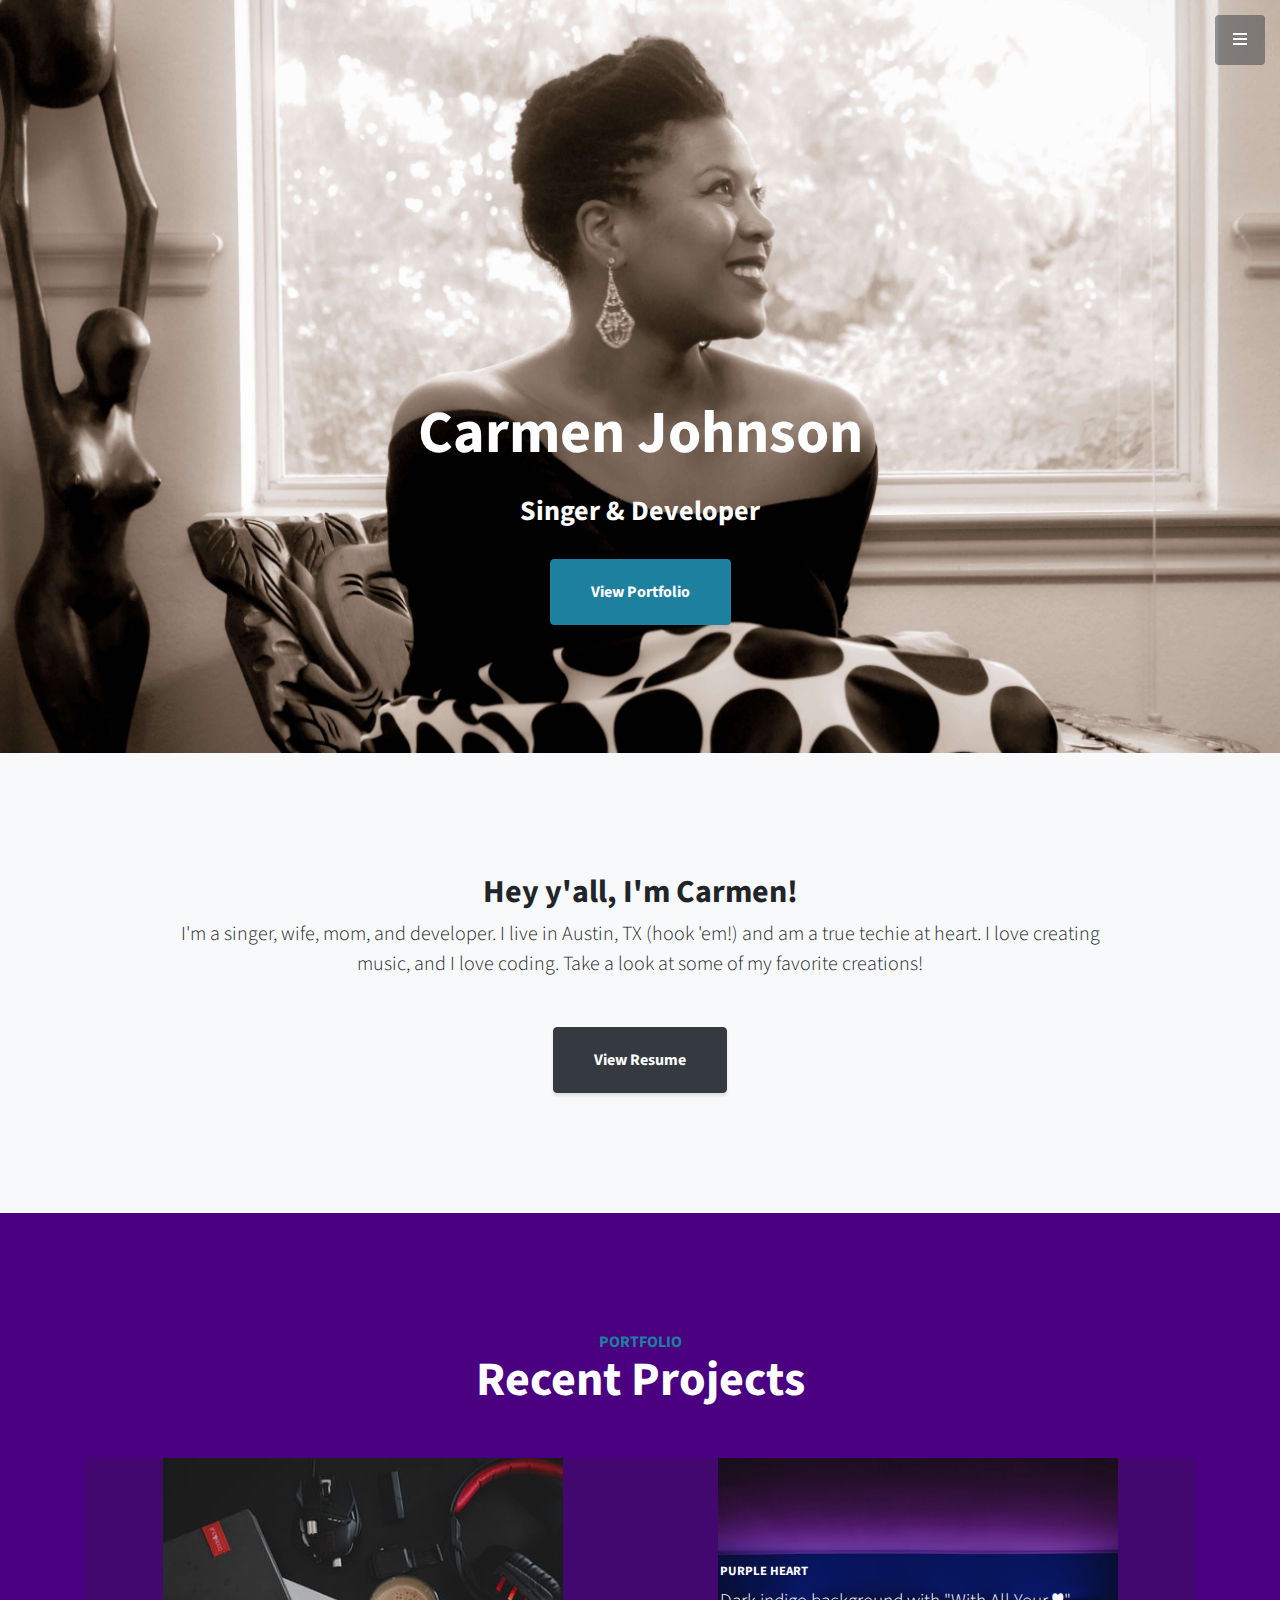
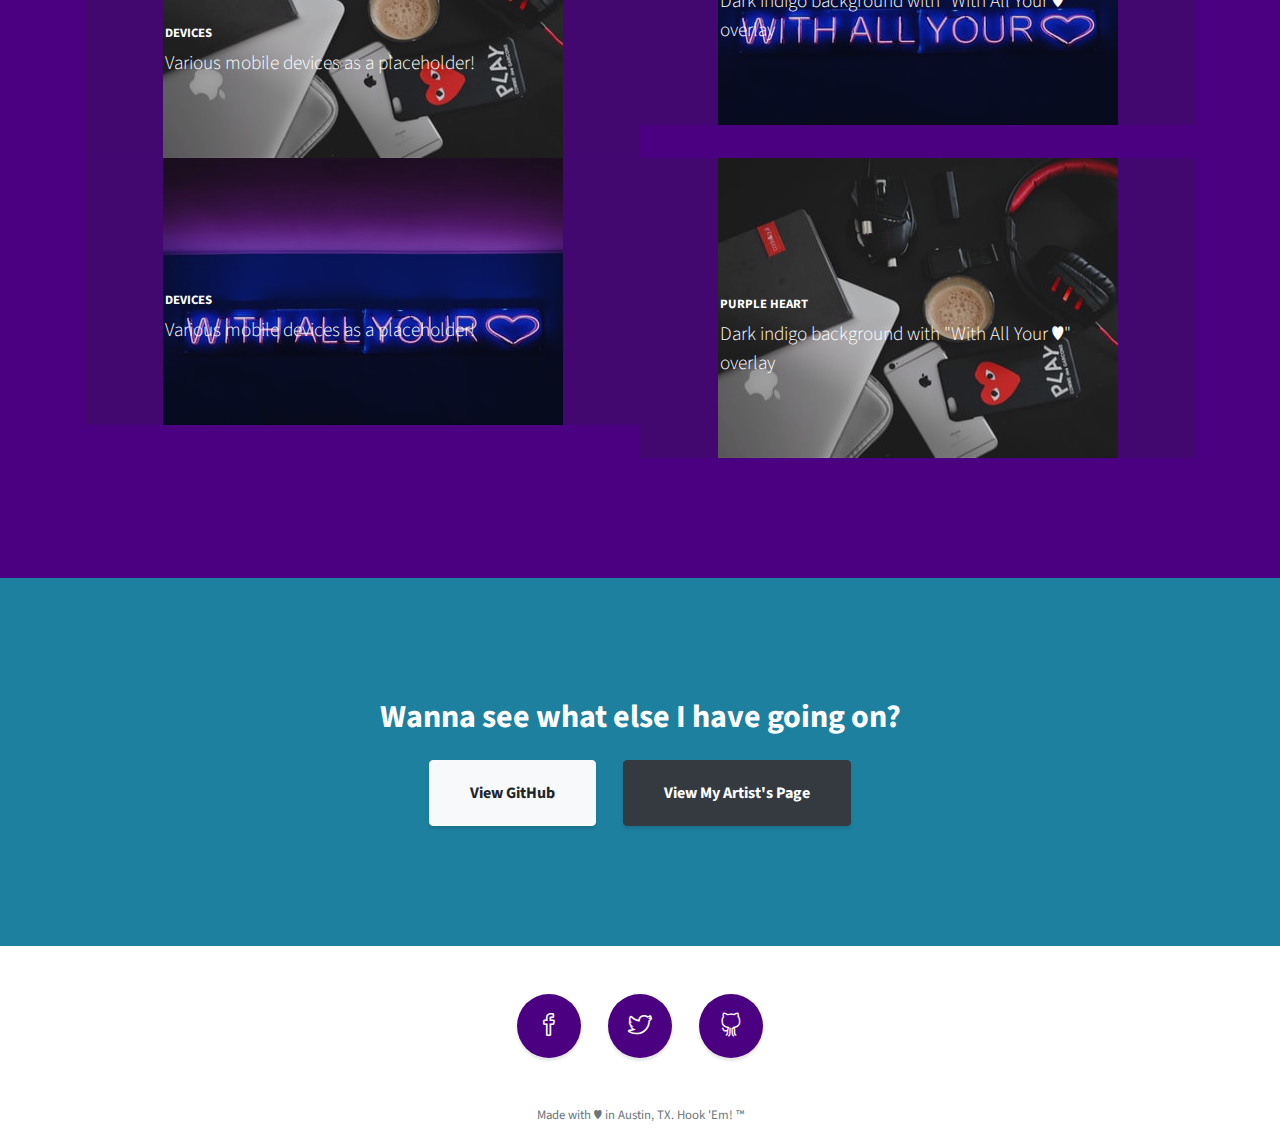
<file: stylish.index.html>
<!DOCTYPE html>
<html lang="en">

<head>

  <meta charset="utf-8">
  <meta name="viewport" content="width=device-width, initial-scale=1, shrink-to-fit=no">
  <meta name="description" content="">
  <meta name="author" content="">

  <title>Carmen Johnson | Web Development Homepage</title>

  <!-- Bootstrap Core CSS -->
  <link href="vendor/bootstrap/css/bootstrap.min.css" rel="stylesheet">

  <!-- Custom Fonts -->
  <link href="vendor/fontawesome-free/css/all.min.css" rel="stylesheet" type="text/css">
  <link href="https://fonts.googleapis.com/css?family=Source+Sans+Pro:300,400,700,300italic,400italic,700italic" rel="stylesheet" type="text/css">
  <link href="vendor/simple-line-icons/css/simple-line-icons.css" rel="stylesheet">

  <!-- Custom CSS -->
  <link href="css/stylish.css" rel="stylesheet">

</head>

<body id="page-top">

  <!-- Navigation -->
  <a class="menu-toggle rounded" href="#">
    <i class="fas fa-bars"></i>
  </a>
  <nav id="sidebar-wrapper">
    <ul class="sidebar-nav">
      <li class="sidebar-brand">
        <a class="js-scroll-trigger" href="#page-top">Home</a>
      </li>
      <li class="sidebar-nav-item">
        <a class="js-scroll-trigger" href="#about">About</a>
      </li>
      <li class="sidebar-nav-item">
        <a class="js-scroll-trigger" href="resume.index.html">Resume</a>
      </li>
      <li class="sidebar-nav-item">
        <a class="js-scroll-trigger" href="#portfolio">Portfolio</a>
      </li>
      <li class="sidebar-nav-item">
        <a class="js-scroll-trigger" href="#contact">Contact</a>
      </li>
    </ul>
  </nav>

  <!-- Header -->
  <header class="masthead d-flex">
    <div class="container text-center my-auto">
      <h1 class="header-name-h1">Carmen Johnson</h1>
      <h3 class="header-name-sub">Singer & Developer</h3>
      <a class="btn btn-primary btn-xl js-scroll-trigger" href="#portfolio">View Portfolio</a>
    </div>
    <div class="overlay"></div>
  </header>

  <!-- About -->
  <section class="content-section bg-light" id="about">
    <div class="container text-center">
      <div class="row">
        <div class="col-lg-10 mx-auto">
          <h2>Hey y'all, I'm Carmen!</h2>
          <p class="lead mb-5">I'm a singer, wife, mom, and developer. 
            I live in Austin, TX (hook 'em!) and am a true techie at heart. 
            I love creating music, and I love coding. Take a look at some of my 
            favorite creations!
          </p>
          <a class="btn btn-dark btn-xl js-scroll-trigger" href="resume.index.html">View Resume</a>
        </div>
      </div>
    </div>
  </section>

  <!-- Portfolio -->
  <section class="content-section" id="portfolio">
    <div class="container">
      <div class="content-section-heading text-center">
        <h3 class="text-secondary mb-0">Portfolio</h3>
        <h2 class="mb-5">Recent Projects</h2>
      </div>
      <div class="row no-gutters">
        <div class="col-lg-6">
          <a class="portfolio-item" href="#">
            <span class="caption">
              <span class="caption-content">
                <h2>Devices</h2>
                <p class="mb-0">Various mobile devices as a placeholder!</p>
              </span>
            </span>
            <img class="img-fluid" src="css/assets/device_stockimage.jpeg" alt="">
          </a>
        </div>
        <div class="col-lg-6">
          <a class="portfolio-item" href="#">
            <span class="caption">
              <span class="caption-content">
                <h2>Purple Heart</h2>
                <p class="mb-0">Dark indigo background with "With All Your &hearts;" overlay</p>
              </span>
            </span>
            <img class="img-fluid" src="css/assets/purple_heart.jpeg" alt="">
          </a>
        </div>
        <div class="col-lg-6">
          <a class="portfolio-item" href="#">
            <span class="caption">
              <span class="caption-content">
                <h2>Devices</h2>
                <p class="mb-0">Various mobile devices as a placeholder!</p>
              </span>
            </span>
            <img class="img-fluid" src="css/assets/purple_heart.jpeg" alt="">
          </a>
        </div>
        <div class="col-lg-6">
          <a class="portfolio-item" href="#">
            <span class="caption">
              <span class="caption-content">
                <h2>Purple heart</h2>
                <p class="mb-0">Dark indigo background with "With All Your &hearts;" overlay</p>
              </span>
            </span>
            <img class="img-fluid" src="css/assets/device_stockimage.jpeg" alt="">
          </a>
        </div>
      </div>
    </div>
  </section>

  <!-- Call to Action -->
  <section class="content-section bg-primary text-white">
    <div class="container text-center">
      <h2 class="mb-4">Wanna see what else I have going on?</h2>
      <a href="https://github.com/carmenjohnson512" target="_blank" class="btn btn-xl btn-light mr-4">View GitHub</a>
      <a href="#" class="btn btn-xl btn-dark">View My Artist's Page</a>
    </div>
  </section>

  <!-- Footer -->
  <footer class="footer text-center">
    <div class="container">
      <ul class="list-inline mb-5">
        <li class="list-inline-item">
          <a class="social-link rounded-circle text-white mr-3" href="#">
            <i class="icon-social-facebook"></i>
          </a>
        </li>
        <li class="list-inline-item">
          <a class="social-link rounded-circle text-white mr-3" href="#">
            <i class="icon-social-twitter"></i>
          </a>
        </li>
        <li class="list-inline-item">
          <a class="social-link rounded-circle text-white" href="#">
            <i class="icon-social-github"></i>
          </a>
        </li>
      </ul>
      <p class="text-muted small mb-0">Made with &hearts; in Austin, TX. Hook 'Em! &trade;</p>
    </div>
  </footer>

  <!-- Scroll to Top Button-->
  <a class="scroll-to-top rounded js-scroll-trigger" href="#page-top">
    <i class="fas fa-angle-up"></i>
  </a>

  <!-- Bootstrap core JavaScript -->
  <script src="vendor/jquery/jquery.min.js"></script>
  <script src="vendor/bootstrap/js/bootstrap.bundle.min.js"></script>

  <!-- Plugin JavaScript -->
  <script src="vendor/jquery-easing/jquery.easing.min.js"></script>

  <!-- Custom scripts for this template -->
  <script src="js/stylish-portfolio.min.js"></script>

</body>

</html>
</file>
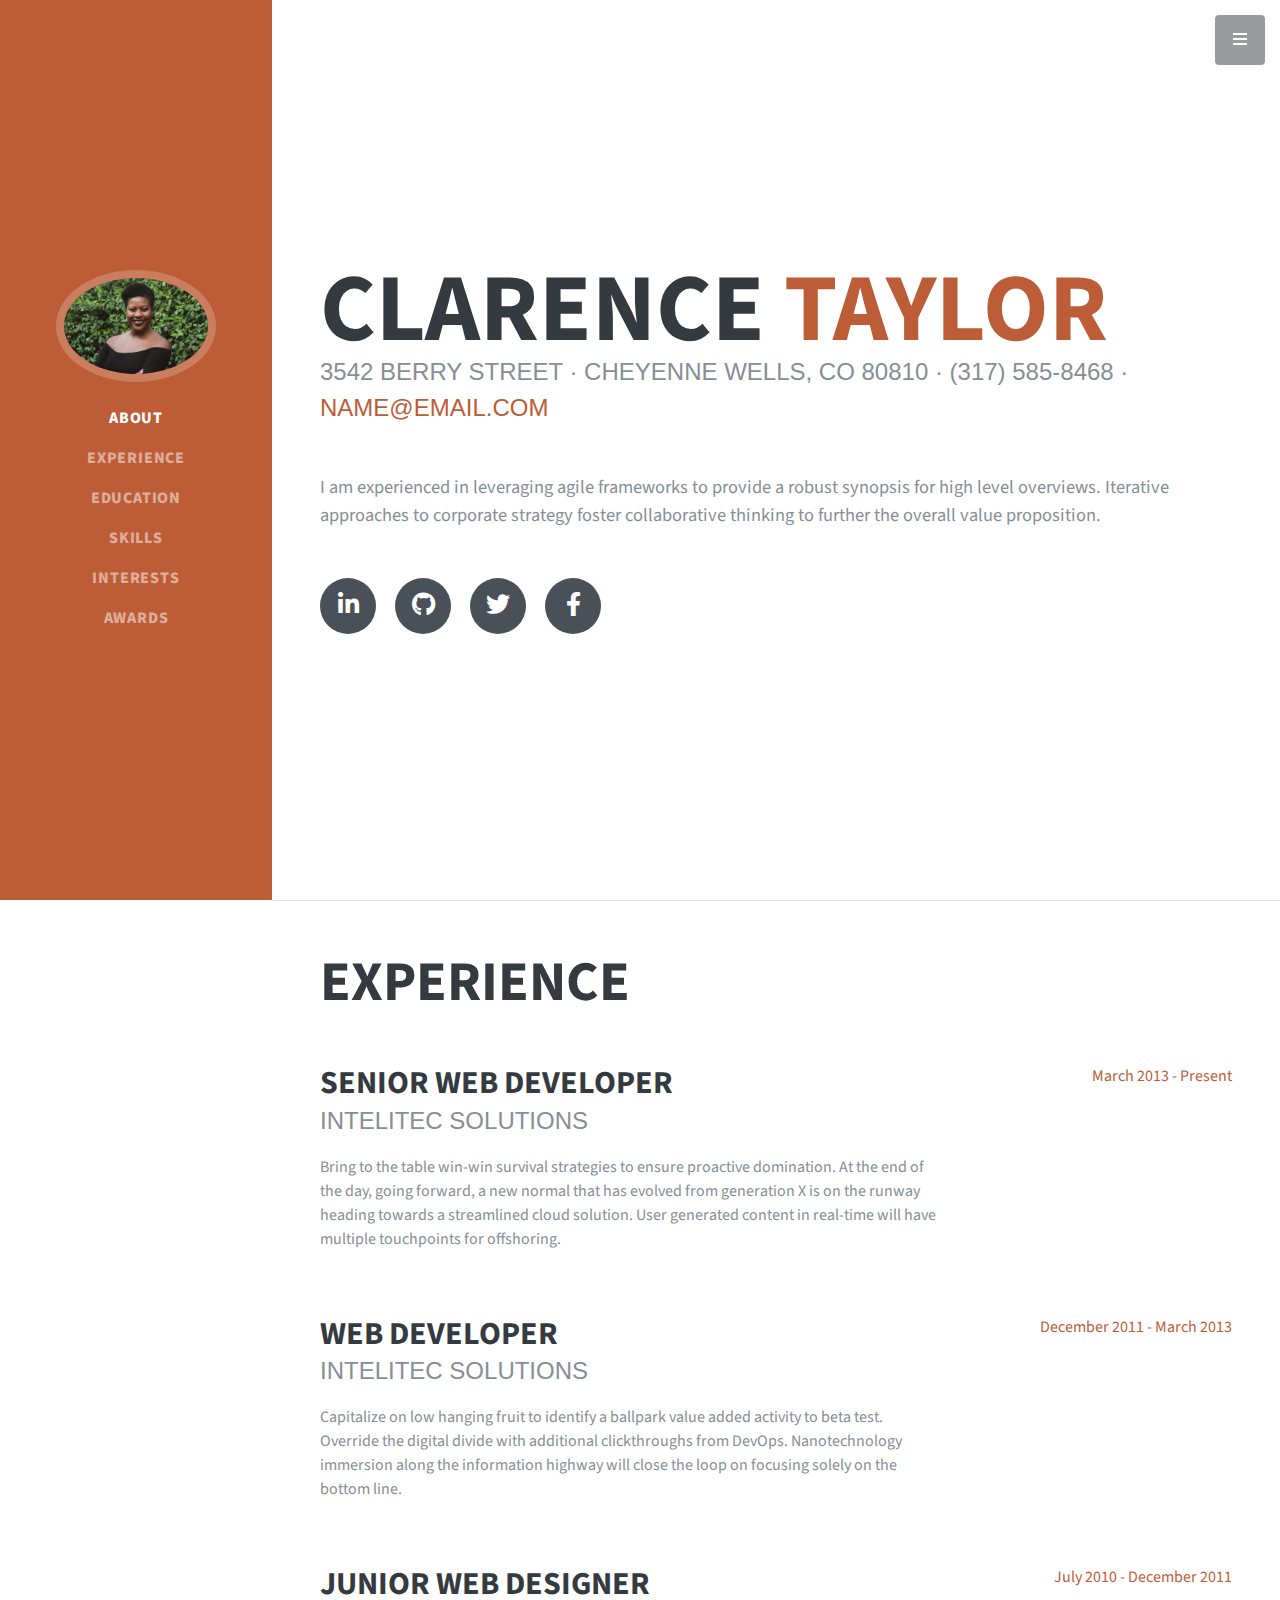
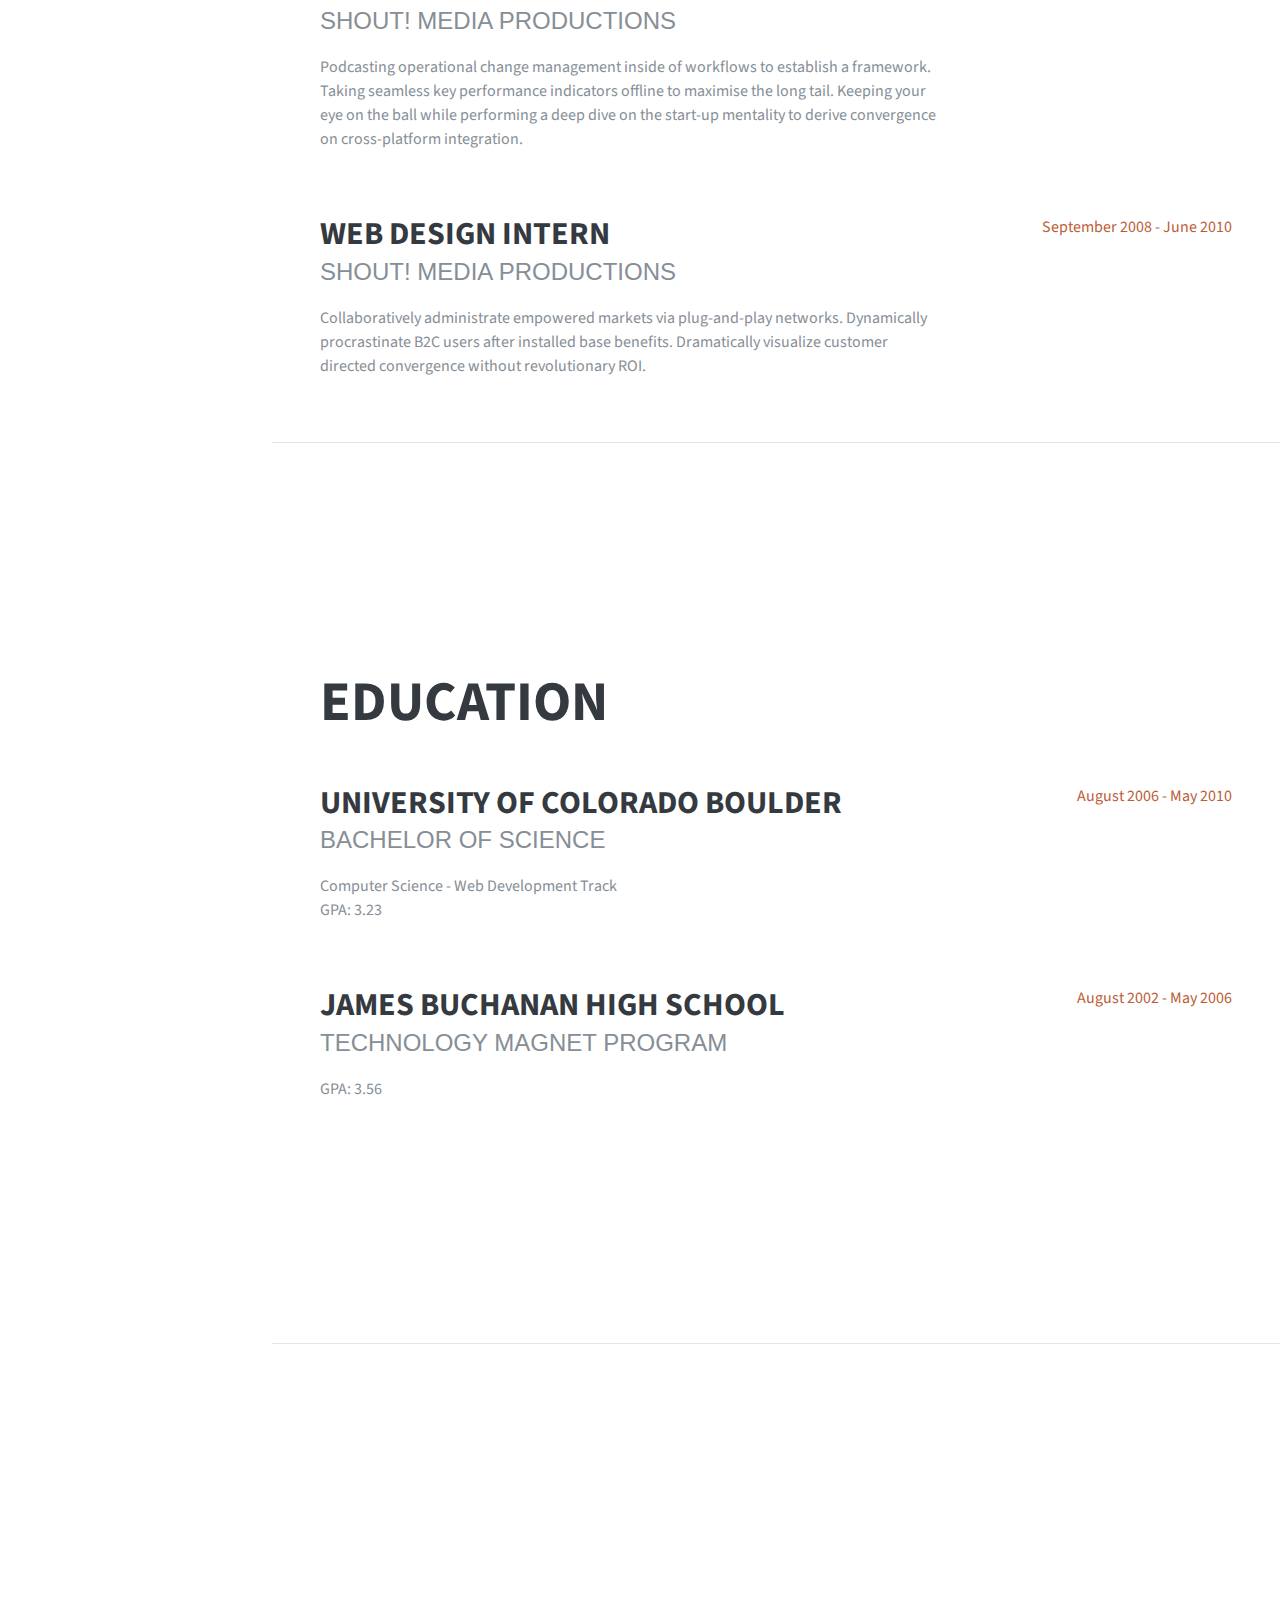
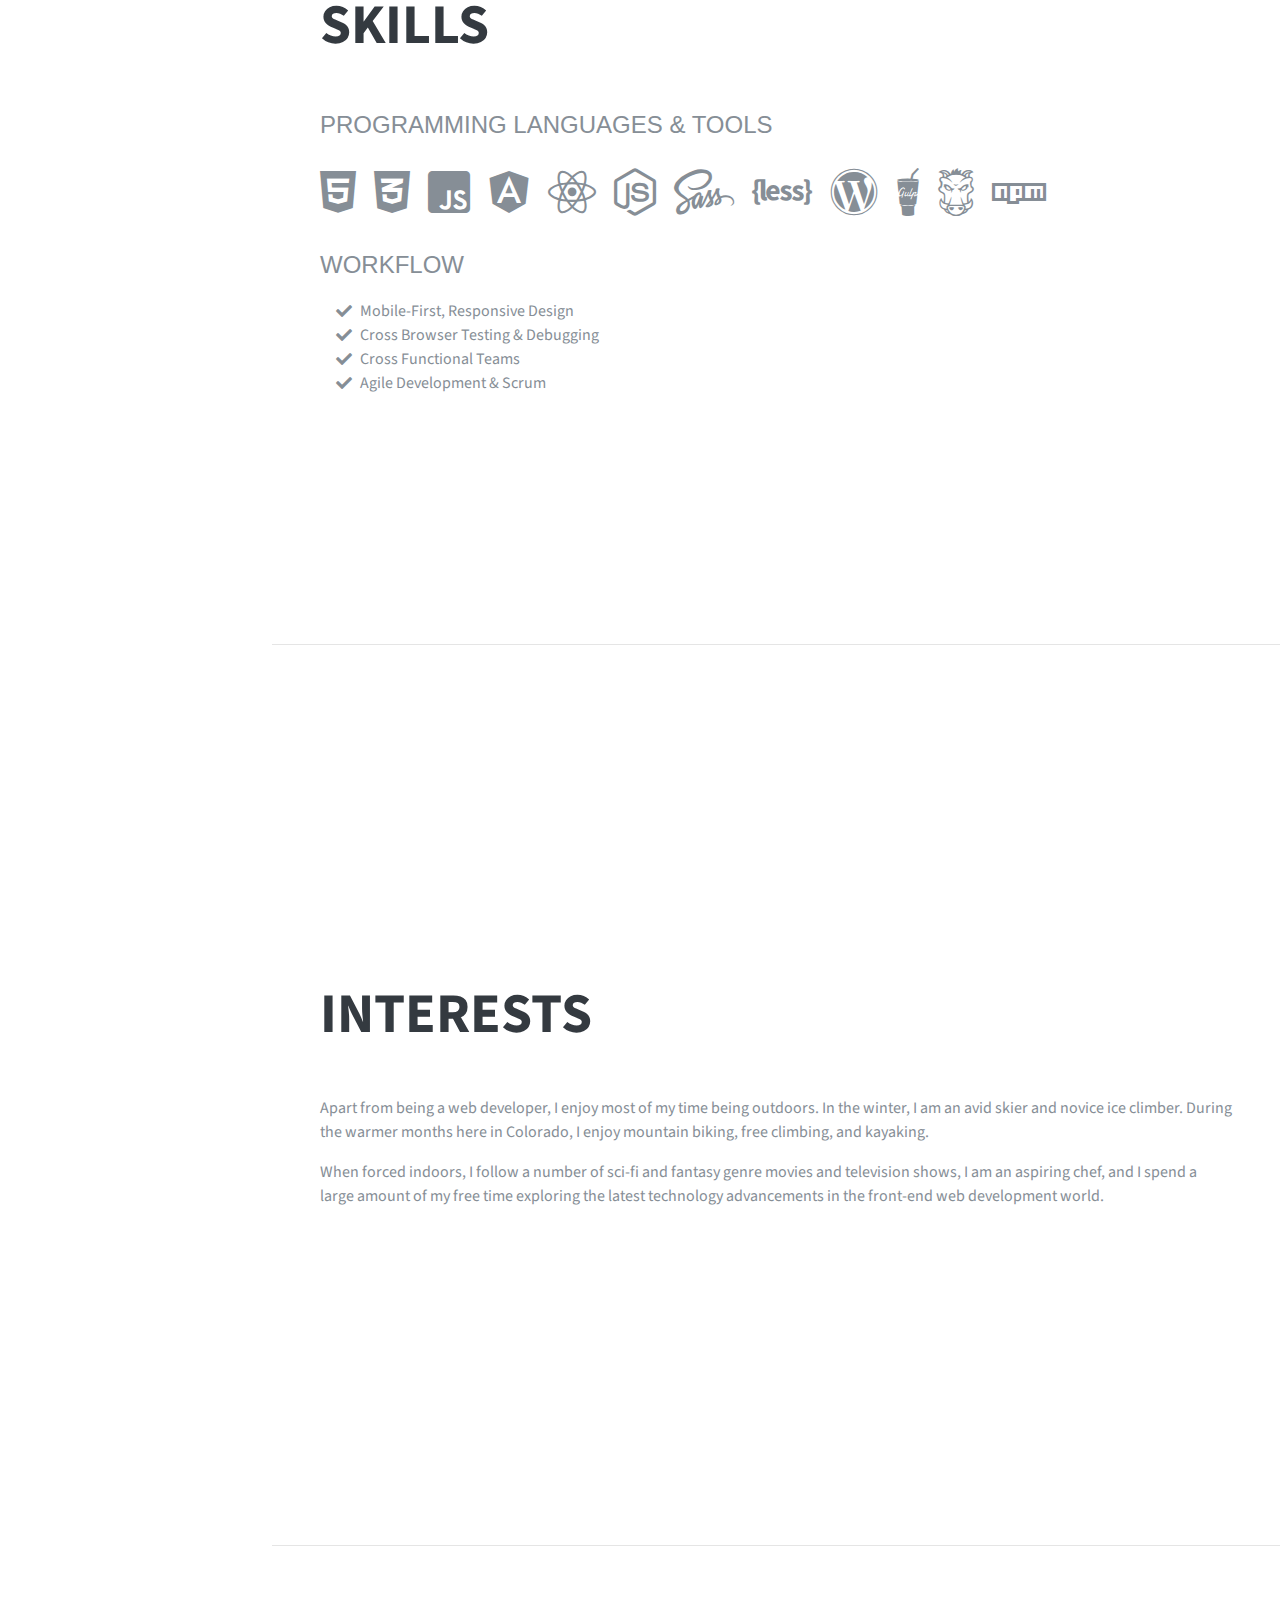
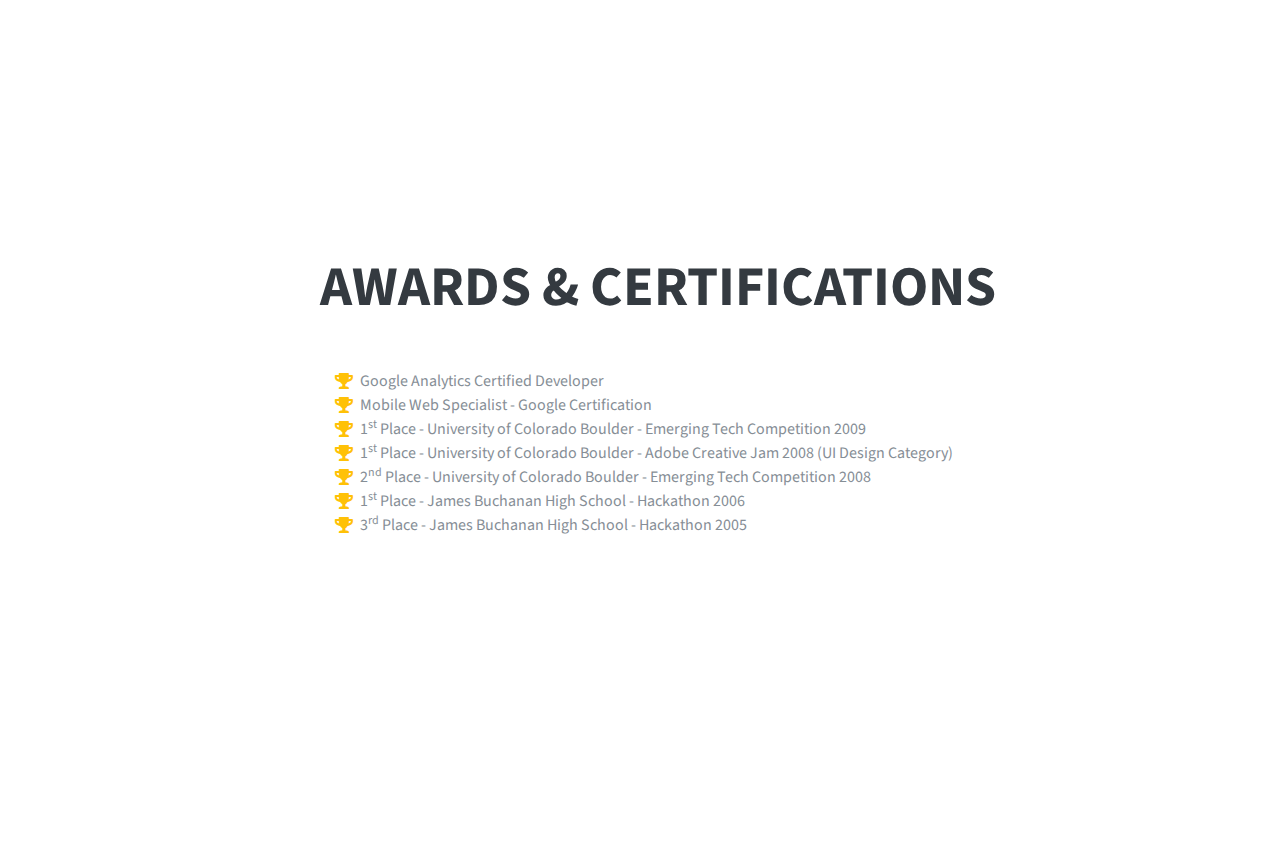
<file: startbootstrap-stylish-portfolio-gh-pages 2/resume.index.html>
<!DOCTYPE html>
<html lang="en">

<head>

  <meta charset="utf-8">
  <meta name="viewport" content="width=device-width, initial-scale=1, shrink-to-fit=no">
  <meta name="description" content="">
  <meta name="author" content="">

  <title>Resume - Start Bootstrap Theme</title>

  <!-- Bootstrap core CSS -->
  <link href="vendor/bootstrap/css/bootstrap.min.css" rel="stylesheet">

  <!-- Custom fonts for this template -->
  <link href="vendor/fontawesome-free/css/all.min.css" rel="stylesheet" type="text/css">
  <link href="https://fonts.googleapis.com/css?family=Source+Sans+Pro:300,400,700,300italic,400italic,700italic" rel="stylesheet" type="text/css">
  <link href="vendor/simple-line-icons/css/simple-line-icons.css" rel="stylesheet">

  <!-- Custom styles for this template -->
  <link href="css/resume.css" rel="stylesheet">

</head>

<body id="page-top">

  <!-- Navigation -->
<a class="menu-toggle rounded" href="#">
  <i class="fas fa-bars"></i>
</a>
<nav id="sidebar-wrapper">
  <ul class="sidebar-nav">
    <li class="sidebar-brand">
      <a class="js-scroll-trigger" href="#page-top">Home</a>
    </li>
    <li class="sidebar-nav-item">
      <a class="js-scroll-trigger" href="#about">About</a>
    </li>
    <li class="sidebar-nav-item">
      <a class="js-scroll-trigger" href="resume.index.html">Resume</a>
    </li>
    <li class="sidebar-nav-item">
      <a class="js-scroll-trigger" href="#portfolio">Portfolio</a>
    </li>
    <li class="sidebar-nav-item">
      <a class="js-scroll-trigger" href="#contact">Contact</a>
    </li>
  </ul>
</nav>

  <nav class="navbar navbar-expand-lg navbar-dark bg-primary fixed-top" id="sideNav">
    <a class="navbar-brand js-scroll-trigger" href="#page-top">
      <span class="d-block d-lg-none">Clarence Taylor</span>
      <span class="d-none d-lg-block">
        <img class="img-fluid img-profile rounded-circle mx-auto mb-2" src="css/profilepic.png" alt="">
      </span>
    </a>
    <button class="navbar-toggler" type="button" data-toggle="collapse" data-target="#navbarSupportedContent" aria-controls="navbarSupportedContent" aria-expanded="false" aria-label="Toggle navigation">
      <span class="navbar-toggler-icon"></span>
    </button>
    <div class="collapse navbar-collapse" id="navbarSupportedContent">
      <ul class="navbar-nav">
        <li class="nav-item">
          <a class="nav-link js-scroll-trigger" href="#about">About</a>
        </li>
        <li class="nav-item">
          <a class="nav-link js-scroll-trigger" href="#experience">Experience</a>
        </li>
        <li class="nav-item">
          <a class="nav-link js-scroll-trigger" href="#education">Education</a>
        </li>
        <li class="nav-item">
          <a class="nav-link js-scroll-trigger" href="#skills">Skills</a>
        </li>
        <li class="nav-item">
          <a class="nav-link js-scroll-trigger" href="#interests">Interests</a>
        </li>
        <li class="nav-item">
          <a class="nav-link js-scroll-trigger" href="#awards">Awards</a>
        </li>
      </ul>
    </div>
  </nav>

  <div class="container-fluid p-0">

    <section class="resume-section p-3 p-lg-5 d-flex align-items-center" id="about">
      <div class="w-100">
        <h1 class="mb-0">Clarence
          <span class="text-primary">Taylor</span>
        </h1>
        <div class="subheading mb-5">3542 Berry Street · Cheyenne Wells, CO 80810 · (317) 585-8468 ·
          <a href="mailto:name@email.com">name@email.com</a>
        </div>
        <p class="lead mb-5">I am experienced in leveraging agile frameworks to provide a robust synopsis for high level overviews. Iterative approaches to corporate strategy foster collaborative thinking to further the overall value proposition.</p>
        <div class="social-icons">
          <a href="#">
            <i class="fab fa-linkedin-in"></i>
          </a>
          <a href="#">
            <i class="fab fa-github"></i>
          </a>
          <a href="#">
            <i class="fab fa-twitter"></i>
          </a>
          <a href="#">
            <i class="fab fa-facebook-f"></i>
          </a>
        </div>
      </div>
    </section>

    <hr class="m-0">

    <section class="resume-section p-3 p-lg-5 d-flex justify-content-center" id="experience">
      <div class="w-100">
        <h2 class="mb-5">Experience</h2>

        <div class="resume-item d-flex flex-column flex-md-row justify-content-between mb-5">
          <div class="resume-content">
            <h3 class="mb-0">Senior Web Developer</h3>
            <div class="subheading mb-3">Intelitec Solutions</div>
            <p>Bring to the table win-win survival strategies to ensure proactive domination. At the end of the day, going forward, a new normal that has evolved from generation X is on the runway heading towards a streamlined cloud solution. User generated content in real-time will have multiple touchpoints for offshoring.</p>
          </div>
          <div class="resume-date text-md-right">
            <span class="text-primary">March 2013 - Present</span>
          </div>
        </div>

        <div class="resume-item d-flex flex-column flex-md-row justify-content-between mb-5">
          <div class="resume-content">
            <h3 class="mb-0">Web Developer</h3>
            <div class="subheading mb-3">Intelitec Solutions</div>
            <p>Capitalize on low hanging fruit to identify a ballpark value added activity to beta test. Override the digital divide with additional clickthroughs from DevOps. Nanotechnology immersion along the information highway will close the loop on focusing solely on the bottom line.</p>
          </div>
          <div class="resume-date text-md-right">
            <span class="text-primary">December 2011 - March 2013</span>
          </div>
        </div>

        <div class="resume-item d-flex flex-column flex-md-row justify-content-between mb-5">
          <div class="resume-content">
            <h3 class="mb-0">Junior Web Designer</h3>
            <div class="subheading mb-3">Shout! Media Productions</div>
            <p>Podcasting operational change management inside of workflows to establish a framework. Taking seamless key performance indicators offline to maximise the long tail. Keeping your eye on the ball while performing a deep dive on the start-up mentality to derive convergence on cross-platform integration.</p>
          </div>
          <div class="resume-date text-md-right">
            <span class="text-primary">July 2010 - December 2011</span>
          </div>
        </div>

        <div class="resume-item d-flex flex-column flex-md-row justify-content-between">
          <div class="resume-content">
            <h3 class="mb-0">Web Design Intern</h3>
            <div class="subheading mb-3">Shout! Media Productions</div>
            <p>Collaboratively administrate empowered markets via plug-and-play networks. Dynamically procrastinate B2C users after installed base benefits. Dramatically visualize customer directed convergence without revolutionary ROI.</p>
          </div>
          <div class="resume-date text-md-right">
            <span class="text-primary">September 2008 - June 2010</span>
          </div>
        </div>

      </div>

    </section>

    <hr class="m-0">

    <section class="resume-section p-3 p-lg-5 d-flex align-items-center" id="education">
      <div class="w-100">
        <h2 class="mb-5">Education</h2>

        <div class="resume-item d-flex flex-column flex-md-row justify-content-between mb-5">
          <div class="resume-content">
            <h3 class="mb-0">University of Colorado Boulder</h3>
            <div class="subheading mb-3">Bachelor of Science</div>
            <div>Computer Science - Web Development Track</div>
            <p>GPA: 3.23</p>
          </div>
          <div class="resume-date text-md-right">
            <span class="text-primary">August 2006 - May 2010</span>
          </div>
        </div>

        <div class="resume-item d-flex flex-column flex-md-row justify-content-between">
          <div class="resume-content">
            <h3 class="mb-0">James Buchanan High School</h3>
            <div class="subheading mb-3">Technology Magnet Program</div>
            <p>GPA: 3.56</p>
          </div>
          <div class="resume-date text-md-right">
            <span class="text-primary">August 2002 - May 2006</span>
          </div>
        </div>

      </div>
    </section>

    <hr class="m-0">

    <section class="resume-section p-3 p-lg-5 d-flex align-items-center" id="skills">
      <div class="w-100">
        <h2 class="mb-5">Skills</h2>

        <div class="subheading mb-3">Programming Languages &amp; Tools</div>
        <ul class="list-inline dev-icons">
          <li class="list-inline-item">
            <i class="fab fa-html5"></i>
          </li>
          <li class="list-inline-item">
            <i class="fab fa-css3-alt"></i>
          </li>
          <li class="list-inline-item">
            <i class="fab fa-js-square"></i>
          </li>
          <li class="list-inline-item">
            <i class="fab fa-angular"></i>
          </li>
          <li class="list-inline-item">
            <i class="fab fa-react"></i>
          </li>
          <li class="list-inline-item">
            <i class="fab fa-node-js"></i>
          </li>
          <li class="list-inline-item">
            <i class="fab fa-sass"></i>
          </li>
          <li class="list-inline-item">
            <i class="fab fa-less"></i>
          </li>
          <li class="list-inline-item">
            <i class="fab fa-wordpress"></i>
          </li>
          <li class="list-inline-item">
            <i class="fab fa-gulp"></i>
          </li>
          <li class="list-inline-item">
            <i class="fab fa-grunt"></i>
          </li>
          <li class="list-inline-item">
            <i class="fab fa-npm"></i>
          </li>
        </ul>

        <div class="subheading mb-3">Workflow</div>
        <ul class="fa-ul mb-0">
          <li>
            <i class="fa-li fa fa-check"></i>
            Mobile-First, Responsive Design</li>
          <li>
            <i class="fa-li fa fa-check"></i>
            Cross Browser Testing &amp; Debugging</li>
          <li>
            <i class="fa-li fa fa-check"></i>
            Cross Functional Teams</li>
          <li>
            <i class="fa-li fa fa-check"></i>
            Agile Development &amp; Scrum</li>
        </ul>
      </div>
    </section>

    <hr class="m-0">

    <section class="resume-section p-3 p-lg-5 d-flex align-items-center" id="interests">
      <div class="w-100">
        <h2 class="mb-5">Interests</h2>
        <p>Apart from being a web developer, I enjoy most of my time being outdoors. In the winter, I am an avid skier and novice ice climber. During the warmer months here in Colorado, I enjoy mountain biking, free climbing, and kayaking.</p>
        <p class="mb-0">When forced indoors, I follow a number of sci-fi and fantasy genre movies and television shows, I am an aspiring chef, and I spend a large amount of my free time exploring the latest technology advancements in the front-end web development world.</p>
      </div>
    </section>

    <hr class="m-0">

    <section class="resume-section p-3 p-lg-5 d-flex align-items-center" id="awards">
      <div class="w-100">
        <h2 class="mb-5">Awards &amp; Certifications</h2>
        <ul class="fa-ul mb-0">
          <li>
            <i class="fa-li fa fa-trophy text-warning"></i>
            Google Analytics Certified Developer</li>
          <li>
            <i class="fa-li fa fa-trophy text-warning"></i>
            Mobile Web Specialist - Google Certification</li>
          <li>
            <i class="fa-li fa fa-trophy text-warning"></i>
            1<sup>st</sup>
            Place - University of Colorado Boulder - Emerging Tech Competition 2009</li>
          <li>
            <i class="fa-li fa fa-trophy text-warning"></i>
            1<sup>st</sup>
            Place - University of Colorado Boulder - Adobe Creative Jam 2008 (UI Design Category)</li>
          <li>
            <i class="fa-li fa fa-trophy text-warning"></i>
            2<sup>nd</sup>
            Place - University of Colorado Boulder - Emerging Tech Competition 2008</li>
          <li>
            <i class="fa-li fa fa-trophy text-warning"></i>
            1<sup>st</sup>
            Place - James Buchanan High School - Hackathon 2006</li>
          <li>
            <i class="fa-li fa fa-trophy text-warning"></i>
            3<sup>rd</sup>
            Place - James Buchanan High School - Hackathon 2005</li>
        </ul>
      </div>
    </section>

  </div>

  <!-- Bootstrap core JavaScript -->
  <script src="vendor/jquery/jquery.min.js"></script>
  <script src="vendor/bootstrap/js/bootstrap.bundle.min.js"></script>

  <!-- Plugin JavaScript -->
  <script src="vendor/jquery-easing/jquery.easing.min.js"></script>

  <!-- Custom scripts for this template -->
  <script src="js/resume.min.js"></script>

</body>

</html>
</file>
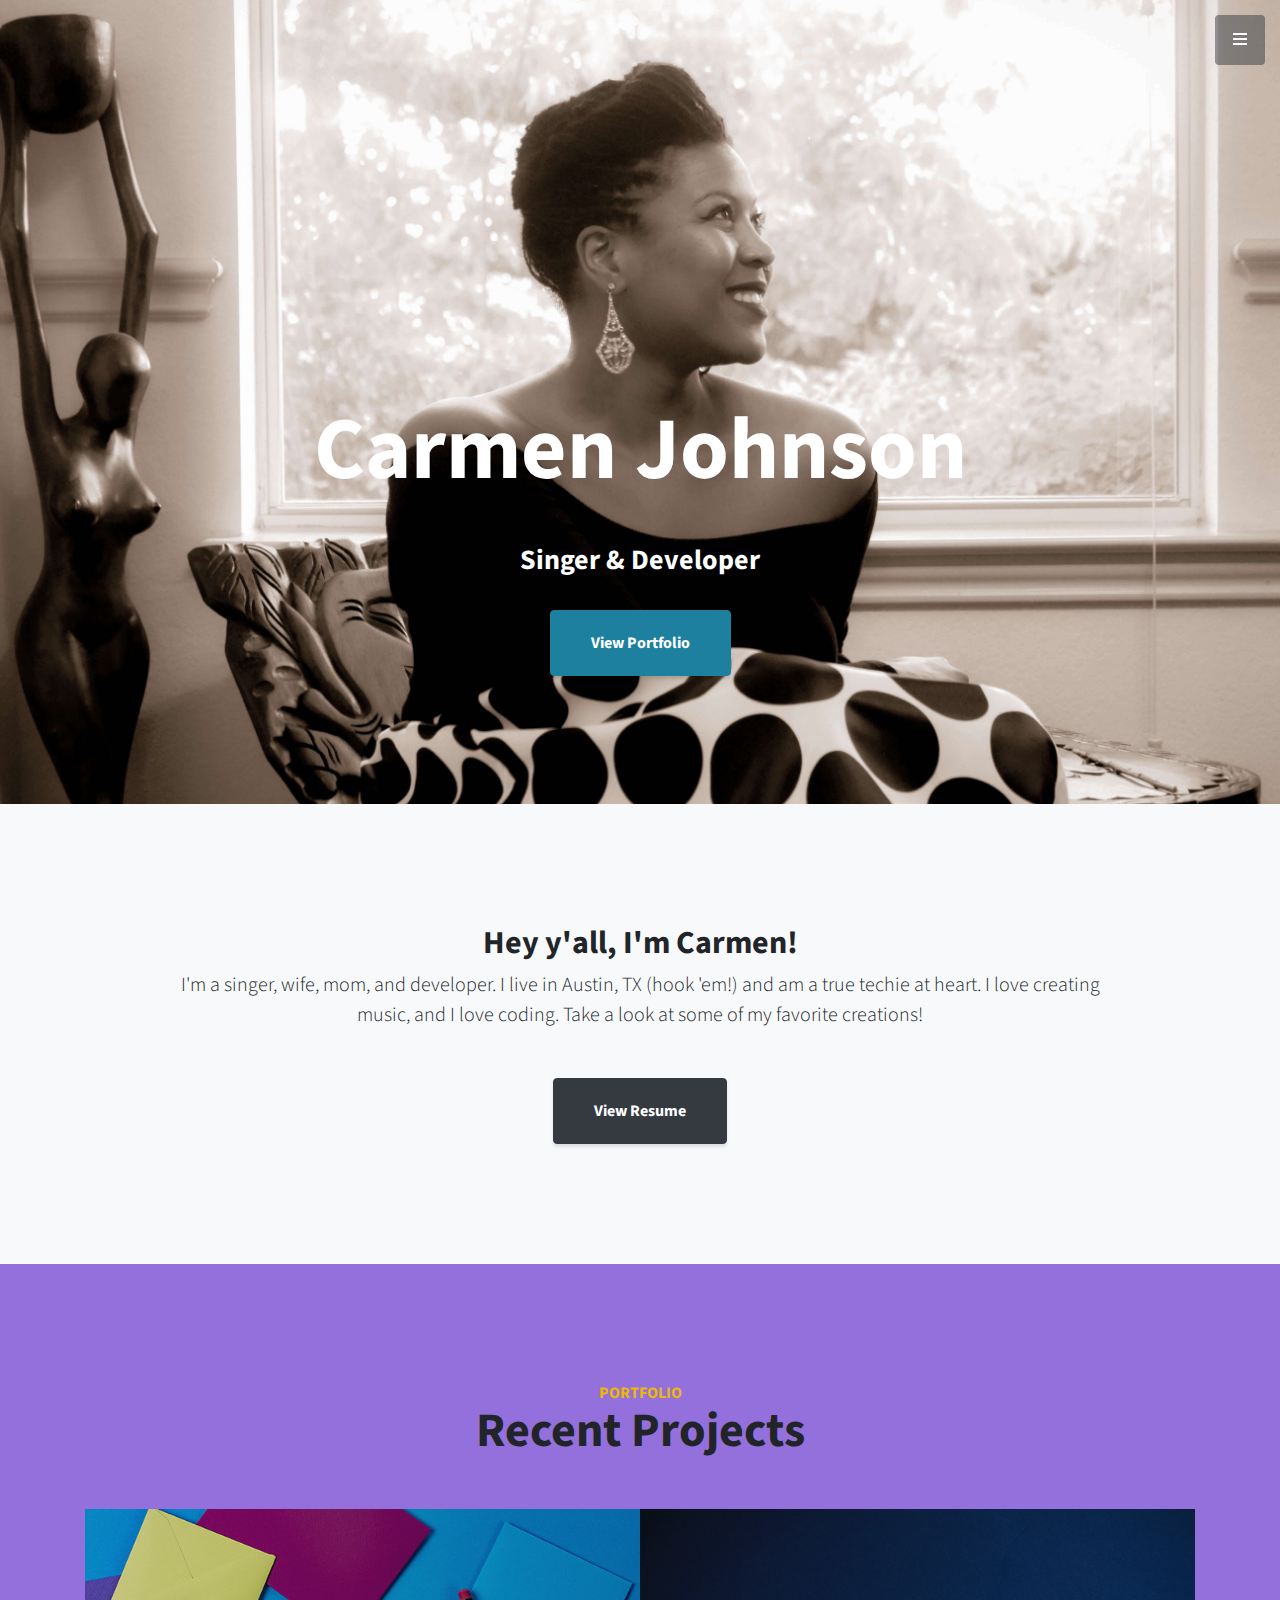
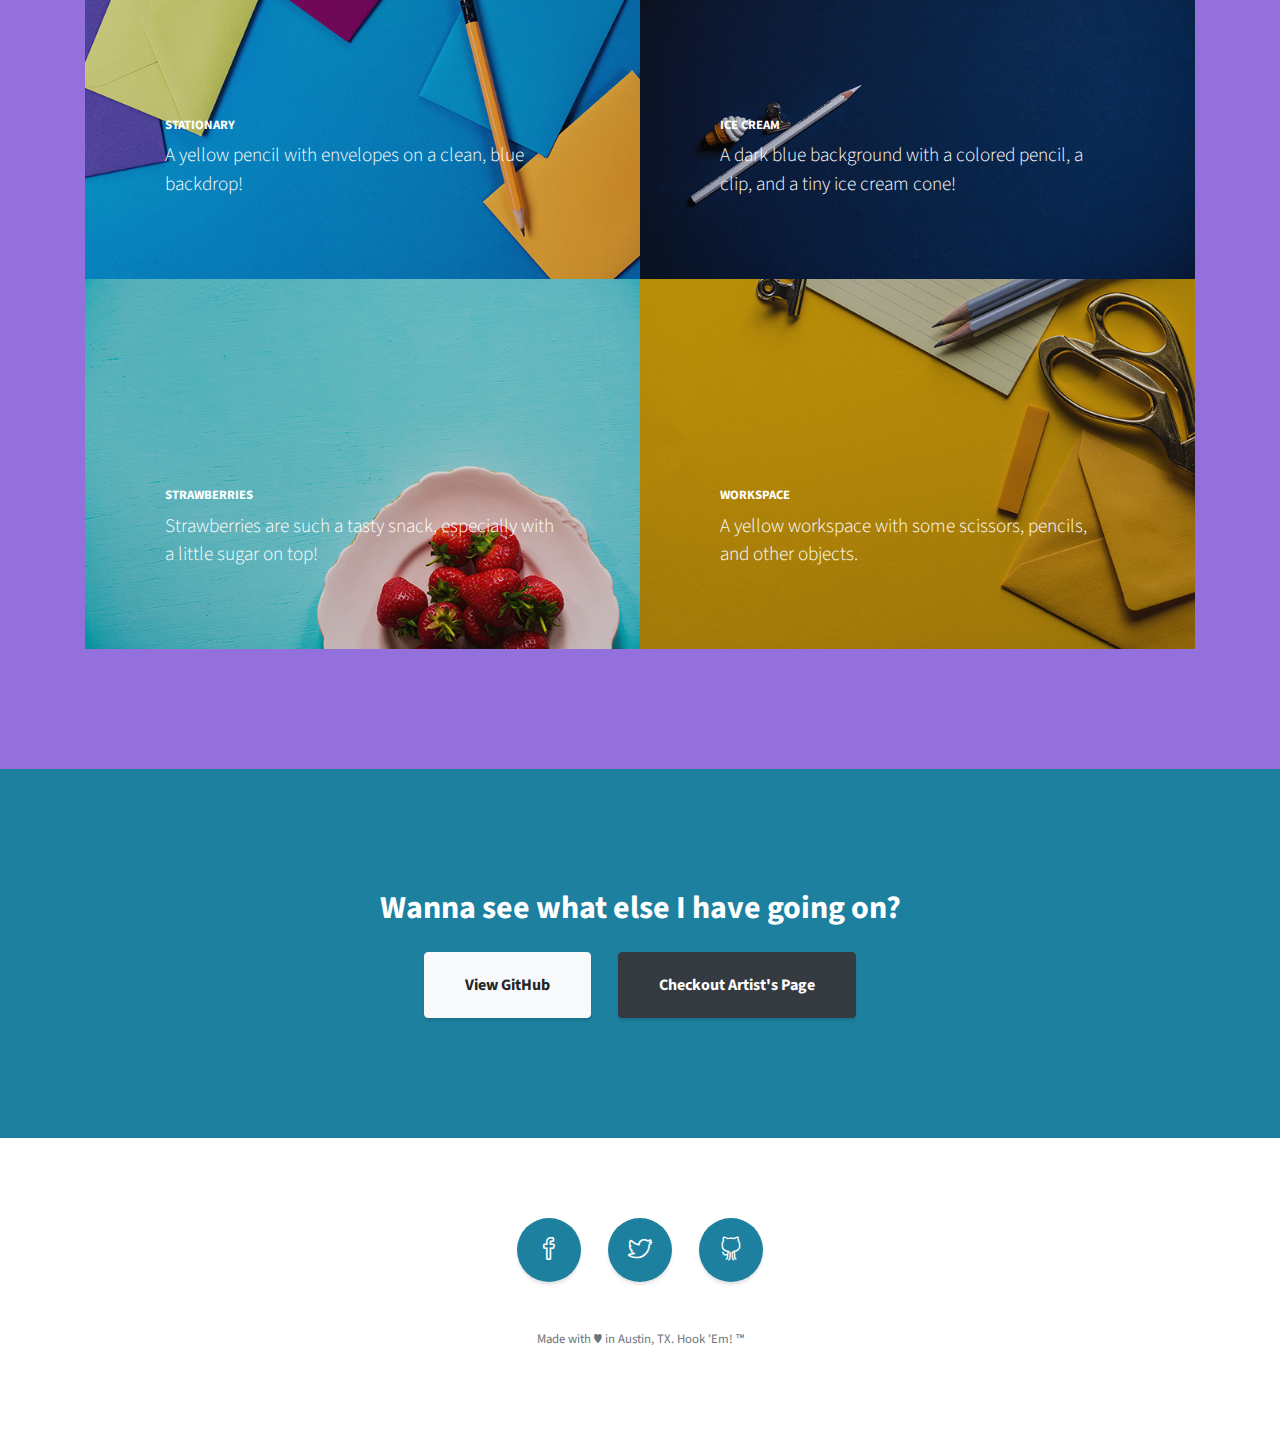
<file: startbootstrap-stylish-portfolio-gh-pages 2/stylish.index.html>
<!DOCTYPE html>
<html lang="en">

<head>

  <meta charset="utf-8">
  <meta name="viewport" content="width=device-width, initial-scale=1, shrink-to-fit=no">
  <meta name="description" content="">
  <meta name="author" content="">

  <title>Stylish Portfolio - Start Bootstrap Template</title>

  <!-- Bootstrap Core CSS -->
  <link href="vendor/bootstrap/css/bootstrap.min.css" rel="stylesheet">

  <!-- Custom Fonts -->
  <link href="vendor/fontawesome-free/css/all.min.css" rel="stylesheet" type="text/css">
  <link href="https://fonts.googleapis.com/css?family=Source+Sans+Pro:300,400,700,300italic,400italic,700italic" rel="stylesheet" type="text/css">
  <link href="vendor/simple-line-icons/css/simple-line-icons.css" rel="stylesheet">

  <!-- Custom CSS -->
  <link href="css/stylish-portfolio.css" rel="stylesheet">

</head>

<body id="page-top">

  <!-- Navigation -->
  <a class="menu-toggle rounded" href="#">
    <i class="fas fa-bars"></i>
  </a>
  <nav id="sidebar-wrapper">
    <ul class="sidebar-nav">
      <li class="sidebar-brand">
        <a class="js-scroll-trigger" href="#page-top">Home</a>
      </li>
      <li class="sidebar-nav-item">
        <a class="js-scroll-trigger" href="#about">About</a>
      </li>
      <li class="sidebar-nav-item">
        <a class="js-scroll-trigger" href="resume.index.html">Resume</a>
      </li>
      <li class="sidebar-nav-item">
        <a class="js-scroll-trigger" href="#portfolio">Portfolio</a>
      </li>
      <li class="sidebar-nav-item">
        <a class="js-scroll-trigger" href="#contact">Contact</a>
      </li>
    </ul>
  </nav>

  <!-- Header -->
  <header class="masthead d-flex">
    <div class="container text-center my-auto">
      <h1 class="header-name-h1">Carmen Johnson</h1>
      <h3 class="header-name-sub">Singer & Developer</h3>
      <a class="btn btn-primary btn-xl js-scroll-trigger" href="#Portfolio">View Portfolio</a>
    </div>
    <div class="overlay"></div>
  </header>

  <!-- About -->
  <section class="content-section bg-light" id="about">
    <div class="container text-center">
      <div class="row">
        <div class="col-lg-10 mx-auto">
          <h2>Hey y'all, I'm Carmen!</h2>
          <p class="lead mb-5">I'm a singer, wife, mom, and developer. 
            I live in Austin, TX (hook 'em!) and am a true techie at heart. 
            I love creating music, and I love coding. Take a look at some of my 
            favorite creations!
          </p>
          <a class="btn btn-dark btn-xl js-scroll-trigger" href="resume.index.html">View Resume</a>
        </div>
      </div>
    </div>
  </section>

  <!-- Portfolio -->
  <section class="content-section" id="portfolio">
    <div class="container">
      <div class="content-section-heading text-center">
        <h3 class="text-secondary mb-0">Portfolio</h3>
        <h2 class="mb-5">Recent Projects</h2>
      </div>
      <div class="row no-gutters">
        <div class="col-lg-6">
          <a class="portfolio-item" href="#">
            <span class="caption">
              <span class="caption-content">
                <h2>Stationary</h2>
                <p class="mb-0">A yellow pencil with envelopes on a clean, blue backdrop!</p>
              </span>
            </span>
            <img class="img-fluid" src="img/portfolio-1.jpg" alt="">
          </a>
        </div>
        <div class="col-lg-6">
          <a class="portfolio-item" href="#">
            <span class="caption">
              <span class="caption-content">
                <h2>Ice Cream</h2>
                <p class="mb-0">A dark blue background with a colored pencil, a clip, and a tiny ice cream cone!</p>
              </span>
            </span>
            <img class="img-fluid" src="img/portfolio-2.jpg" alt="">
          </a>
        </div>
        <div class="col-lg-6">
          <a class="portfolio-item" href="#">
            <span class="caption">
              <span class="caption-content">
                <h2>Strawberries</h2>
                <p class="mb-0">Strawberries are such a tasty snack, especially with a little sugar on top!</p>
              </span>
            </span>
            <img class="img-fluid" src="img/portfolio-3.jpg" alt="">
          </a>
        </div>
        <div class="col-lg-6">
          <a class="portfolio-item" href="#">
            <span class="caption">
              <span class="caption-content">
                <h2>Workspace</h2>
                <p class="mb-0">A yellow workspace with some scissors, pencils, and other objects.</p>
              </span>
            </span>
            <img class="img-fluid" src="img/portfolio-4.jpg" alt="">
          </a>
        </div>
      </div>
    </div>
  </section>

  <!-- Call to Action -->
  <section class="content-section bg-primary text-white">
    <div class="container text-center">
      <h2 class="mb-4">Wanna see what else I have going on?</h2>
      <a href="#" class="btn btn-xl btn-light mr-4">View GitHub</a>
      <a href="#" class="btn btn-xl btn-dark">Checkout Artist's Page</a>
    </div>
  </section>

  <!-- Footer -->
  <footer class="footer text-center">
    <div class="container">
      <ul class="list-inline mb-5">
        <li class="list-inline-item">
          <a class="social-link rounded-circle text-white mr-3" href="#">
            <i class="icon-social-facebook"></i>
          </a>
        </li>
        <li class="list-inline-item">
          <a class="social-link rounded-circle text-white mr-3" href="#">
            <i class="icon-social-twitter"></i>
          </a>
        </li>
        <li class="list-inline-item">
          <a class="social-link rounded-circle text-white" href="#">
            <i class="icon-social-github"></i>
          </a>
        </li>
      </ul>
      <p class="text-muted small mb-0">Made with &hearts; in Austin, TX. Hook 'Em! &trade;</p>
    </div>
  </footer>

  <!-- Scroll to Top Button-->
  <a class="scroll-to-top rounded js-scroll-trigger" href="#page-top">
    <i class="fas fa-angle-up"></i>
  </a>

  <!-- Bootstrap core JavaScript -->
  <script src="vendor/jquery/jquery.min.js"></script>
  <script src="vendor/bootstrap/js/bootstrap.bundle.min.js"></script>

  <!-- Plugin JavaScript -->
  <script src="vendor/jquery-easing/jquery.easing.min.js"></script>

  <!-- Custom scripts for this template -->
  <script src="js/stylish-portfolio.min.js"></script>

</body>

</html>
</file>
<file: startbootstrap-stylish-portfolio-gh-pages 2/vendor/simple-line-icons/css/simple-line-icons.css>
@font-face {
  font-family: 'simple-line-icons';
  src: url('../fonts/Simple-Line-Icons.eot?v=2.4.0');
  src: url('../fonts/Simple-Line-Icons.eot?v=2.4.0#iefix') format('embedded-opentype'), url('../fonts/Simple-Line-Icons.woff2?v=2.4.0') format('woff2'), url('../fonts/Simple-Line-Icons.ttf?v=2.4.0') format('truetype'), url('../fonts/Simple-Line-Icons.woff?v=2.4.0') format('woff'), url('../fonts/Simple-Line-Icons.svg?v=2.4.0#simple-line-icons') format('svg');
  font-weight: normal;
  font-style: normal;
}
/*
 Use the following CSS code if you want to have a class per icon.
 Instead of a list of all class selectors, you can use the generic [class*="icon-"] selector, but it's slower:
*/
.icon-user,
.icon-people,
.icon-user-female,
.icon-user-follow,
.icon-user-following,
.icon-user-unfollow,
.icon-login,
.icon-logout,
.icon-emotsmile,
.icon-phone,
.icon-call-end,
.icon-call-in,
.icon-call-out,
.icon-map,
.icon-location-pin,
.icon-direction,
.icon-directions,
.icon-compass,
.icon-layers,
.icon-menu,
.icon-list,
.icon-options-vertical,
.icon-options,
.icon-arrow-down,
.icon-arrow-left,
.icon-arrow-right,
.icon-arrow-up,
.icon-arrow-up-circle,
.icon-arrow-left-circle,
.icon-arrow-right-circle,
.icon-arrow-down-circle,
.icon-check,
.icon-clock,
.icon-plus,
.icon-minus,
.icon-close,
.icon-event,
.icon-exclamation,
.icon-organization,
.icon-trophy,
.icon-screen-smartphone,
.icon-screen-desktop,
.icon-plane,
.icon-notebook,
.icon-mustache,
.icon-mouse,
.icon-magnet,
.icon-energy,
.icon-disc,
.icon-cursor,
.icon-cursor-move,
.icon-crop,
.icon-chemistry,
.icon-speedometer,
.icon-shield,
.icon-screen-tablet,
.icon-magic-wand,
.icon-hourglass,
.icon-graduation,
.icon-ghost,
.icon-game-controller,
.icon-fire,
.icon-eyeglass,
.icon-envelope-open,
.icon-envelope-letter,
.icon-bell,
.icon-badge,
.icon-anchor,
.icon-wallet,
.icon-vector,
.icon-speech,
.icon-puzzle,
.icon-printer,
.icon-present,
.icon-playlist,
.icon-pin,
.icon-picture,
.icon-handbag,
.icon-globe-alt,
.icon-globe,
.icon-folder-alt,
.icon-folder,
.icon-film,
.icon-feed,
.icon-drop,
.icon-drawer,
.icon-docs,
.icon-doc,
.icon-diamond,
.icon-cup,
.icon-calculator,
.icon-bubbles,
.icon-briefcase,
.icon-book-open,
.icon-basket-loaded,
.icon-basket,
.icon-bag,
.icon-action-undo,
.icon-action-redo,
.icon-wrench,
.icon-umbrella,
.icon-trash,
.icon-tag,
.icon-support,
.icon-frame,
.icon-size-fullscreen,
.icon-size-actual,
.icon-shuffle,
.icon-share-alt,
.icon-share,
.icon-rocket,
.icon-question,
.icon-pie-chart,
.icon-pencil,
.icon-note,
.icon-loop,
.icon-home,
.icon-grid,
.icon-graph,
.icon-microphone,
.icon-music-tone-alt,
.icon-music-tone,
.icon-earphones-alt,
.icon-earphones,
.icon-equalizer,
.icon-like,
.icon-dislike,
.icon-control-start,
.icon-control-rewind,
.icon-control-play,
.icon-control-pause,
.icon-control-forward,
.icon-control-end,
.icon-volume-1,
.icon-volume-2,
.icon-volume-off,
.icon-calendar,
.icon-bulb,
.icon-chart,
.icon-ban,
.icon-bubble,
.icon-camrecorder,
.icon-camera,
.icon-cloud-download,
.icon-cloud-upload,
.icon-envelope,
.icon-eye,
.icon-flag,
.icon-heart,
.icon-info,
.icon-key,
.icon-link,
.icon-lock,
.icon-lock-open,
.icon-magnifier,
.icon-magnifier-add,
.icon-magnifier-remove,
.icon-paper-clip,
.icon-paper-plane,
.icon-power,
.icon-refresh,
.icon-reload,
.icon-settings,
.icon-star,
.icon-symbol-female,
.icon-symbol-male,
.icon-target,
.icon-credit-card,
.icon-paypal,
.icon-social-tumblr,
.icon-social-twitter,
.icon-social-facebook,
.icon-social-instagram,
.icon-social-linkedin,
.icon-social-pinterest,
.icon-social-github,
.icon-social-google,
.icon-social-reddit,
.icon-social-skype,
.icon-social-dribbble,
.icon-social-behance,
.icon-social-foursqare,
.icon-social-soundcloud,
.icon-social-spotify,
.icon-social-stumbleupon,
.icon-social-youtube,
.icon-social-dropbox,
.icon-social-vkontakte,
.icon-social-steam {
  font-family: 'simple-line-icons';
  speak: none;
  font-style: normal;
  font-weight: normal;
  font-variant: normal;
  text-transform: none;
  line-height: 1;
  /* Better Font Rendering =========== */
  -webkit-font-smoothing: antialiased;
  -moz-osx-font-smoothing: grayscale;
}
.icon-user:before {
  content: "\e005";
}
.icon-people:before {
  content: "\e001";
}
.icon-user-female:before {
  content: "\e000";
}
.icon-user-follow:before {
  content: "\e002";
}
.icon-user-following:before {
  content: "\e003";
}
.icon-user-unfollow:before {
  content: "\e004";
}
.icon-login:before {
  content: "\e066";
}
.icon-logout:before {
  content: "\e065";
}
.icon-emotsmile:before {
  content: "\e021";
}
.icon-phone:before {
  content: "\e600";
}
.icon-call-end:before {
  content: "\e048";
}
.icon-call-in:before {
  content: "\e047";
}
.icon-call-out:before {
  content: "\e046";
}
.icon-map:before {
  content: "\e033";
}
.icon-location-pin:before {
  content: "\e096";
}
.icon-direction:before {
  content: "\e042";
}
.icon-directions:before {
  content: "\e041";
}
.icon-compass:before {
  content: "\e045";
}
.icon-layers:before {
  content: "\e034";
}
.icon-menu:before {
  content: "\e601";
}
.icon-list:before {
  content: "\e067";
}
.icon-options-vertical:before {
  content: "\e602";
}
.icon-options:before {
  content: "\e603";
}
.icon-arrow-down:before {
  content: "\e604";
}
.icon-arrow-left:before {
  content: "\e605";
}
.icon-arrow-right:before {
  content: "\e606";
}
.icon-arrow-up:before {
  content: "\e607";
}
.icon-arrow-up-circle:before {
  content: "\e078";
}
.icon-arrow-left-circle:before {
  content: "\e07a";
}
.icon-arrow-right-circle:before {
  content: "\e079";
}
.icon-arrow-down-circle:before {
  content: "\e07b";
}
.icon-check:before {
  content: "\e080";
}
.icon-clock:before {
  content: "\e081";
}
.icon-plus:before {
  content: "\e095";
}
.icon-minus:before {
  content: "\e615";
}
.icon-close:before {
  content: "\e082";
}
.icon-event:before {
  content: "\e619";
}
.icon-exclamation:before {
  content: "\e617";
}
.icon-organization:before {
  content: "\e616";
}
.icon-trophy:before {
  content: "\e006";
}
.icon-screen-smartphone:before {
  content: "\e010";
}
.icon-screen-desktop:before {
  content: "\e011";
}
.icon-plane:before {
  content: "\e012";
}
.icon-notebook:before {
  content: "\e013";
}
.icon-mustache:before {
  content: "\e014";
}
.icon-mouse:before {
  content: "\e015";
}
.icon-magnet:before {
  content: "\e016";
}
.icon-energy:before {
  content: "\e020";
}
.icon-disc:before {
  content: "\e022";
}
.icon-cursor:before {
  content: "\e06e";
}
.icon-cursor-move:before {
  content: "\e023";
}
.icon-crop:before {
  content: "\e024";
}
.icon-chemistry:before {
  content: "\e026";
}
.icon-speedometer:before {
  content: "\e007";
}
.icon-shield:before {
  content: "\e00e";
}
.icon-screen-tablet:before {
  content: "\e00f";
}
.icon-magic-wand:before {
  content: "\e017";
}
.icon-hourglass:before {
  content: "\e018";
}
.icon-graduation:before {
  content: "\e019";
}
.icon-ghost:before {
  content: "\e01a";
}
.icon-game-controller:before {
  content: "\e01b";
}
.icon-fire:before {
  content: "\e01c";
}
.icon-eyeglass:before {
  content: "\e01d";
}
.icon-envelope-open:before {
  content: "\e01e";
}
.icon-envelope-letter:before {
  content: "\e01f";
}
.icon-bell:before {
  content: "\e027";
}
.icon-badge:before {
  content: "\e028";
}
.icon-anchor:before {
  content: "\e029";
}
.icon-wallet:before {
  content: "\e02a";
}
.icon-vector:before {
  content: "\e02b";
}
.icon-speech:before {
  content: "\e02c";
}
.icon-puzzle:before {
  content: "\e02d";
}
.icon-printer:before {
  content: "\e02e";
}
.icon-present:before {
  content: "\e02f";
}
.icon-playlist:before {
  content: "\e030";
}
.icon-pin:before {
  content: "\e031";
}
.icon-picture:before {
  content: "\e032";
}
.icon-handbag:before {
  content: "\e035";
}
.icon-globe-alt:before {
  content: "\e036";
}
.icon-globe:before {
  content: "\e037";
}
.icon-folder-alt:before {
  content: "\e039";
}
.icon-folder:before {
  content: "\e089";
}
.icon-film:before {
  content: "\e03a";
}
.icon-feed:before {
  content: "\e03b";
}
.icon-drop:before {
  content: "\e03e";
}
.icon-drawer:before {
  content: "\e03f";
}
.icon-docs:before {
  content: "\e040";
}
.icon-doc:before {
  content: "\e085";
}
.icon-diamond:before {
  content: "\e043";
}
.icon-cup:before {
  content: "\e044";
}
.icon-calculator:before {
  content: "\e049";
}
.icon-bubbles:before {
  content: "\e04a";
}
.icon-briefcase:before {
  content: "\e04b";
}
.icon-book-open:before {
  content: "\e04c";
}
.icon-basket-loaded:before {
  content: "\e04d";
}
.icon-basket:before {
  content: "\e04e";
}
.icon-bag:before {
  content: "\e04f";
}
.icon-action-undo:before {
  content: "\e050";
}
.icon-action-redo:before {
  content: "\e051";
}
.icon-wrench:before {
  content: "\e052";
}
.icon-umbrella:before {
  content: "\e053";
}
.icon-trash:before {
  content: "\e054";
}
.icon-tag:before {
  content: "\e055";
}
.icon-support:before {
  content: "\e056";
}
.icon-frame:before {
  content: "\e038";
}
.icon-size-fullscreen:before {
  content: "\e057";
}
.icon-size-actual:before {
  content: "\e058";
}
.icon-shuffle:before {
  content: "\e059";
}
.icon-share-alt:before {
  content: "\e05a";
}
.icon-share:before {
  content: "\e05b";
}
.icon-rocket:before {
  content: "\e05c";
}
.icon-question:before {
  content: "\e05d";
}
.icon-pie-chart:before {
  content: "\e05e";
}
.icon-pencil:before {
  content: "\e05f";
}
.icon-note:before {
  content: "\e060";
}
.icon-loop:before {
  content: "\e064";
}
.icon-home:before {
  content: "\e069";
}
.icon-grid:before {
  content: "\e06a";
}
.icon-graph:before {
  content: "\e06b";
}
.icon-microphone:before {
  content: "\e063";
}
.icon-music-tone-alt:before {
  content: "\e061";
}
.icon-music-tone:before {
  content: "\e062";
}
.icon-earphones-alt:before {
  content: "\e03c";
}
.icon-earphones:before {
  content: "\e03d";
}
.icon-equalizer:before {
  content: "\e06c";
}
.icon-like:before {
  content: "\e068";
}
.icon-dislike:before {
  content: "\e06d";
}
.icon-control-start:before {
  content: "\e06f";
}
.icon-control-rewind:before {
  content: "\e070";
}
.icon-control-play:before {
  content: "\e071";
}
.icon-control-pause:before {
  content: "\e072";
}
.icon-control-forward:before {
  content: "\e073";
}
.icon-control-end:before {
  content: "\e074";
}
.icon-volume-1:before {
  content: "\e09f";
}
.icon-volume-2:before {
  content: "\e0a0";
}
.icon-volume-off:before {
  content: "\e0a1";
}
.icon-calendar:before {
  content: "\e075";
}
.icon-bulb:before {
  content: "\e076";
}
.icon-chart:before {
  content: "\e077";
}
.icon-ban:before {
  content: "\e07c";
}
.icon-bubble:before {
  content: "\e07d";
}
.icon-camrecorder:before {
  content: "\e07e";
}
.icon-camera:before {
  content: "\e07f";
}
.icon-cloud-download:before {
  content: "\e083";
}
.icon-cloud-upload:before {
  content: "\e084";
}
.icon-envelope:before {
  content: "\e086";
}
.icon-eye:before {
  content: "\e087";
}
.icon-flag:before {
  content: "\e088";
}
.icon-heart:before {
  content: "\e08a";
}
.icon-info:before {
  content: "\e08b";
}
.icon-key:before {
  content: "\e08c";
}
.icon-link:before {
  content: "\e08d";
}
.icon-lock:before {
  content: "\e08e";
}
.icon-lock-open:before {
  content: "\e08f";
}
.icon-magnifier:before {
  content: "\e090";
}
.icon-magnifier-add:before {
  content: "\e091";
}
.icon-magnifier-remove:before {
  content: "\e092";
}
.icon-paper-clip:before {
  content: "\e093";
}
.icon-paper-plane:before {
  content: "\e094";
}
.icon-power:before {
  content: "\e097";
}
.icon-refresh:before {
  content: "\e098";
}
.icon-reload:before {
  content: "\e099";
}
.icon-settings:before {
  content: "\e09a";
}
.icon-star:before {
  content: "\e09b";
}
.icon-symbol-female:before {
  content: "\e09c";
}
.icon-symbol-male:before {
  content: "\e09d";
}
.icon-target:before {
  content: "\e09e";
}
.icon-credit-card:before {
  content: "\e025";
}
.icon-paypal:before {
  content: "\e608";
}
.icon-social-tumblr:before {
  content: "\e00a";
}
.icon-social-twitter:before {
  content: "\e009";
}
.icon-social-facebook:before {
  content: "\e00b";
}
.icon-social-instagram:before {
  content: "\e609";
}
.icon-social-linkedin:before {
  content: "\e60a";
}
.icon-social-pinterest:before {
  content: "\e60b";
}
.icon-social-github:before {
  content: "\e60c";
}
.icon-social-google:before {
  content: "\e60d";
}
.icon-social-reddit:before {
  content: "\e60e";
}
.icon-social-skype:before {
  content: "\e60f";
}
.icon-social-dribbble:before {
  content: "\e00d";
}
.icon-social-behance:before {
  content: "\e610";
}
.icon-social-foursqare:before {
  content: "\e611";
}
.icon-social-soundcloud:before {
  content: "\e612";
}
.icon-social-spotify:before {
  content: "\e613";
}
.icon-social-stumbleupon:before {
  content: "\e614";
}
.icon-social-youtube:before {
  content: "\e008";
}
.icon-social-dropbox:before {
  content: "\e00c";
}
.icon-social-vkontakte:before {
  content: "\e618";
}
.icon-social-steam:before {
  content: "\e620";
}
</file>
<file: vendor/simple-line-icons/css/simple-line-icons.css>
@font-face {
  font-family: 'simple-line-icons';
  src: url('../fonts/Simple-Line-Icons.eot?v=2.4.0');
  src: url('../fonts/Simple-Line-Icons.eot?v=2.4.0#iefix') format('embedded-opentype'), url('../fonts/Simple-Line-Icons.woff2?v=2.4.0') format('woff2'), url('../fonts/Simple-Line-Icons.ttf?v=2.4.0') format('truetype'), url('../fonts/Simple-Line-Icons.woff?v=2.4.0') format('woff'), url('../fonts/Simple-Line-Icons.svg?v=2.4.0#simple-line-icons') format('svg');
  font-weight: normal;
  font-style: normal;
}
/*
 Use the following CSS code if you want to have a class per icon.
 Instead of a list of all class selectors, you can use the generic [class*="icon-"] selector, but it's slower:
*/
.icon-user,
.icon-people,
.icon-user-female,
.icon-user-follow,
.icon-user-following,
.icon-user-unfollow,
.icon-login,
.icon-logout,
.icon-emotsmile,
.icon-phone,
.icon-call-end,
.icon-call-in,
.icon-call-out,
.icon-map,
.icon-location-pin,
.icon-direction,
.icon-directions,
.icon-compass,
.icon-layers,
.icon-menu,
.icon-list,
.icon-options-vertical,
.icon-options,
.icon-arrow-down,
.icon-arrow-left,
.icon-arrow-right,
.icon-arrow-up,
.icon-arrow-up-circle,
.icon-arrow-left-circle,
.icon-arrow-right-circle,
.icon-arrow-down-circle,
.icon-check,
.icon-clock,
.icon-plus,
.icon-minus,
.icon-close,
.icon-event,
.icon-exclamation,
.icon-organization,
.icon-trophy,
.icon-screen-smartphone,
.icon-screen-desktop,
.icon-plane,
.icon-notebook,
.icon-mustache,
.icon-mouse,
.icon-magnet,
.icon-energy,
.icon-disc,
.icon-cursor,
.icon-cursor-move,
.icon-crop,
.icon-chemistry,
.icon-speedometer,
.icon-shield,
.icon-screen-tablet,
.icon-magic-wand,
.icon-hourglass,
.icon-graduation,
.icon-ghost,
.icon-game-controller,
.icon-fire,
.icon-eyeglass,
.icon-envelope-open,
.icon-envelope-letter,
.icon-bell,
.icon-badge,
.icon-anchor,
.icon-wallet,
.icon-vector,
.icon-speech,
.icon-puzzle,
.icon-printer,
.icon-present,
.icon-playlist,
.icon-pin,
.icon-picture,
.icon-handbag,
.icon-globe-alt,
.icon-globe,
.icon-folder-alt,
.icon-folder,
.icon-film,
.icon-feed,
.icon-drop,
.icon-drawer,
.icon-docs,
.icon-doc,
.icon-diamond,
.icon-cup,
.icon-calculator,
.icon-bubbles,
.icon-briefcase,
.icon-book-open,
.icon-basket-loaded,
.icon-basket,
.icon-bag,
.icon-action-undo,
.icon-action-redo,
.icon-wrench,
.icon-umbrella,
.icon-trash,
.icon-tag,
.icon-support,
.icon-frame,
.icon-size-fullscreen,
.icon-size-actual,
.icon-shuffle,
.icon-share-alt,
.icon-share,
.icon-rocket,
.icon-question,
.icon-pie-chart,
.icon-pencil,
.icon-note,
.icon-loop,
.icon-home,
.icon-grid,
.icon-graph,
.icon-microphone,
.icon-music-tone-alt,
.icon-music-tone,
.icon-earphones-alt,
.icon-earphones,
.icon-equalizer,
.icon-like,
.icon-dislike,
.icon-control-start,
.icon-control-rewind,
.icon-control-play,
.icon-control-pause,
.icon-control-forward,
.icon-control-end,
.icon-volume-1,
.icon-volume-2,
.icon-volume-off,
.icon-calendar,
.icon-bulb,
.icon-chart,
.icon-ban,
.icon-bubble,
.icon-camrecorder,
.icon-camera,
.icon-cloud-download,
.icon-cloud-upload,
.icon-envelope,
.icon-eye,
.icon-flag,
.icon-heart,
.icon-info,
.icon-key,
.icon-link,
.icon-lock,
.icon-lock-open,
.icon-magnifier,
.icon-magnifier-add,
.icon-magnifier-remove,
.icon-paper-clip,
.icon-paper-plane,
.icon-power,
.icon-refresh,
.icon-reload,
.icon-settings,
.icon-star,
.icon-symbol-female,
.icon-symbol-male,
.icon-target,
.icon-credit-card,
.icon-paypal,
.icon-social-tumblr,
.icon-social-twitter,
.icon-social-facebook,
.icon-social-instagram,
.icon-social-linkedin,
.icon-social-pinterest,
.icon-social-github,
.icon-social-google,
.icon-social-reddit,
.icon-social-skype,
.icon-social-dribbble,
.icon-social-behance,
.icon-social-foursqare,
.icon-social-soundcloud,
.icon-social-spotify,
.icon-social-stumbleupon,
.icon-social-youtube,
.icon-social-dropbox,
.icon-social-vkontakte,
.icon-social-steam {
  font-family: 'simple-line-icons';
  speak: none;
  font-style: normal;
  font-weight: normal;
  font-variant: normal;
  text-transform: none;
  line-height: 1;
  /* Better Font Rendering =========== */
  -webkit-font-smoothing: antialiased;
  -moz-osx-font-smoothing: grayscale;
}
.icon-user:before {
  content: "\e005";
}
.icon-people:before {
  content: "\e001";
}
.icon-user-female:before {
  content: "\e000";
}
.icon-user-follow:before {
  content: "\e002";
}
.icon-user-following:before {
  content: "\e003";
}
.icon-user-unfollow:before {
  content: "\e004";
}
.icon-login:before {
  content: "\e066";
}
.icon-logout:before {
  content: "\e065";
}
.icon-emotsmile:before {
  content: "\e021";
}
.icon-phone:before {
  content: "\e600";
}
.icon-call-end:before {
  content: "\e048";
}
.icon-call-in:before {
  content: "\e047";
}
.icon-call-out:before {
  content: "\e046";
}
.icon-map:before {
  content: "\e033";
}
.icon-location-pin:before {
  content: "\e096";
}
.icon-direction:before {
  content: "\e042";
}
.icon-directions:before {
  content: "\e041";
}
.icon-compass:before {
  content: "\e045";
}
.icon-layers:before {
  content: "\e034";
}
.icon-menu:before {
  content: "\e601";
}
.icon-list:before {
  content: "\e067";
}
.icon-options-vertical:before {
  content: "\e602";
}
.icon-options:before {
  content: "\e603";
}
.icon-arrow-down:before {
  content: "\e604";
}
.icon-arrow-left:before {
  content: "\e605";
}
.icon-arrow-right:before {
  content: "\e606";
}
.icon-arrow-up:before {
  content: "\e607";
}
.icon-arrow-up-circle:before {
  content: "\e078";
}
.icon-arrow-left-circle:before {
  content: "\e07a";
}
.icon-arrow-right-circle:before {
  content: "\e079";
}
.icon-arrow-down-circle:before {
  content: "\e07b";
}
.icon-check:before {
  content: "\e080";
}
.icon-clock:before {
  content: "\e081";
}
.icon-plus:before {
  content: "\e095";
}
.icon-minus:before {
  content: "\e615";
}
.icon-close:before {
  content: "\e082";
}
.icon-event:before {
  content: "\e619";
}
.icon-exclamation:before {
  content: "\e617";
}
.icon-organization:before {
  content: "\e616";
}
.icon-trophy:before {
  content: "\e006";
}
.icon-screen-smartphone:before {
  content: "\e010";
}
.icon-screen-desktop:before {
  content: "\e011";
}
.icon-plane:before {
  content: "\e012";
}
.icon-notebook:before {
  content: "\e013";
}
.icon-mustache:before {
  content: "\e014";
}
.icon-mouse:before {
  content: "\e015";
}
.icon-magnet:before {
  content: "\e016";
}
.icon-energy:before {
  content: "\e020";
}
.icon-disc:before {
  content: "\e022";
}
.icon-cursor:before {
  content: "\e06e";
}
.icon-cursor-move:before {
  content: "\e023";
}
.icon-crop:before {
  content: "\e024";
}
.icon-chemistry:before {
  content: "\e026";
}
.icon-speedometer:before {
  content: "\e007";
}
.icon-shield:before {
  content: "\e00e";
}
.icon-screen-tablet:before {
  content: "\e00f";
}
.icon-magic-wand:before {
  content: "\e017";
}
.icon-hourglass:before {
  content: "\e018";
}
.icon-graduation:before {
  content: "\e019";
}
.icon-ghost:before {
  content: "\e01a";
}
.icon-game-controller:before {
  content: "\e01b";
}
.icon-fire:before {
  content: "\e01c";
}
.icon-eyeglass:before {
  content: "\e01d";
}
.icon-envelope-open:before {
  content: "\e01e";
}
.icon-envelope-letter:before {
  content: "\e01f";
}
.icon-bell:before {
  content: "\e027";
}
.icon-badge:before {
  content: "\e028";
}
.icon-anchor:before {
  content: "\e029";
}
.icon-wallet:before {
  content: "\e02a";
}
.icon-vector:before {
  content: "\e02b";
}
.icon-speech:before {
  content: "\e02c";
}
.icon-puzzle:before {
  content: "\e02d";
}
.icon-printer:before {
  content: "\e02e";
}
.icon-present:before {
  content: "\e02f";
}
.icon-playlist:before {
  content: "\e030";
}
.icon-pin:before {
  content: "\e031";
}
.icon-picture:before {
  content: "\e032";
}
.icon-handbag:before {
  content: "\e035";
}
.icon-globe-alt:before {
  content: "\e036";
}
.icon-globe:before {
  content: "\e037";
}
.icon-folder-alt:before {
  content: "\e039";
}
.icon-folder:before {
  content: "\e089";
}
.icon-film:before {
  content: "\e03a";
}
.icon-feed:before {
  content: "\e03b";
}
.icon-drop:before {
  content: "\e03e";
}
.icon-drawer:before {
  content: "\e03f";
}
.icon-docs:before {
  content: "\e040";
}
.icon-doc:before {
  content: "\e085";
}
.icon-diamond:before {
  content: "\e043";
}
.icon-cup:before {
  content: "\e044";
}
.icon-calculator:before {
  content: "\e049";
}
.icon-bubbles:before {
  content: "\e04a";
}
.icon-briefcase:before {
  content: "\e04b";
}
.icon-book-open:before {
  content: "\e04c";
}
.icon-basket-loaded:before {
  content: "\e04d";
}
.icon-basket:before {
  content: "\e04e";
}
.icon-bag:before {
  content: "\e04f";
}
.icon-action-undo:before {
  content: "\e050";
}
.icon-action-redo:before {
  content: "\e051";
}
.icon-wrench:before {
  content: "\e052";
}
.icon-umbrella:before {
  content: "\e053";
}
.icon-trash:before {
  content: "\e054";
}
.icon-tag:before {
  content: "\e055";
}
.icon-support:before {
  content: "\e056";
}
.icon-frame:before {
  content: "\e038";
}
.icon-size-fullscreen:before {
  content: "\e057";
}
.icon-size-actual:before {
  content: "\e058";
}
.icon-shuffle:before {
  content: "\e059";
}
.icon-share-alt:before {
  content: "\e05a";
}
.icon-share:before {
  content: "\e05b";
}
.icon-rocket:before {
  content: "\e05c";
}
.icon-question:before {
  content: "\e05d";
}
.icon-pie-chart:before {
  content: "\e05e";
}
.icon-pencil:before {
  content: "\e05f";
}
.icon-note:before {
  content: "\e060";
}
.icon-loop:before {
  content: "\e064";
}
.icon-home:before {
  content: "\e069";
}
.icon-grid:before {
  content: "\e06a";
}
.icon-graph:before {
  content: "\e06b";
}
.icon-microphone:before {
  content: "\e063";
}
.icon-music-tone-alt:before {
  content: "\e061";
}
.icon-music-tone:before {
  content: "\e062";
}
.icon-earphones-alt:before {
  content: "\e03c";
}
.icon-earphones:before {
  content: "\e03d";
}
.icon-equalizer:before {
  content: "\e06c";
}
.icon-like:before {
  content: "\e068";
}
.icon-dislike:before {
  content: "\e06d";
}
.icon-control-start:before {
  content: "\e06f";
}
.icon-control-rewind:before {
  content: "\e070";
}
.icon-control-play:before {
  content: "\e071";
}
.icon-control-pause:before {
  content: "\e072";
}
.icon-control-forward:before {
  content: "\e073";
}
.icon-control-end:before {
  content: "\e074";
}
.icon-volume-1:before {
  content: "\e09f";
}
.icon-volume-2:before {
  content: "\e0a0";
}
.icon-volume-off:before {
  content: "\e0a1";
}
.icon-calendar:before {
  content: "\e075";
}
.icon-bulb:before {
  content: "\e076";
}
.icon-chart:before {
  content: "\e077";
}
.icon-ban:before {
  content: "\e07c";
}
.icon-bubble:before {
  content: "\e07d";
}
.icon-camrecorder:before {
  content: "\e07e";
}
.icon-camera:before {
  content: "\e07f";
}
.icon-cloud-download:before {
  content: "\e083";
}
.icon-cloud-upload:before {
  content: "\e084";
}
.icon-envelope:before {
  content: "\e086";
}
.icon-eye:before {
  content: "\e087";
}
.icon-flag:before {
  content: "\e088";
}
.icon-heart:before {
  content: "\e08a";
}
.icon-info:before {
  content: "\e08b";
}
.icon-key:before {
  content: "\e08c";
}
.icon-link:before {
  content: "\e08d";
}
.icon-lock:before {
  content: "\e08e";
}
.icon-lock-open:before {
  content: "\e08f";
}
.icon-magnifier:before {
  content: "\e090";
}
.icon-magnifier-add:before {
  content: "\e091";
}
.icon-magnifier-remove:before {
  content: "\e092";
}
.icon-paper-clip:before {
  content: "\e093";
}
.icon-paper-plane:before {
  content: "\e094";
}
.icon-power:before {
  content: "\e097";
}
.icon-refresh:before {
  content: "\e098";
}
.icon-reload:before {
  content: "\e099";
}
.icon-settings:before {
  content: "\e09a";
}
.icon-star:before {
  content: "\e09b";
}
.icon-symbol-female:before {
  content: "\e09c";
}
.icon-symbol-male:before {
  content: "\e09d";
}
.icon-target:before {
  content: "\e09e";
}
.icon-credit-card:before {
  content: "\e025";
}
.icon-paypal:before {
  content: "\e608";
}
.icon-social-tumblr:before {
  content: "\e00a";
}
.icon-social-twitter:before {
  content: "\e009";
}
.icon-social-facebook:before {
  content: "\e00b";
}
.icon-social-instagram:before {
  content: "\e609";
}
.icon-social-linkedin:before {
  content: "\e60a";
}
.icon-social-pinterest:before {
  content: "\e60b";
}
.icon-social-github:before {
  content: "\e60c";
}
.icon-social-google:before {
  content: "\e60d";
}
.icon-social-reddit:before {
  content: "\e60e";
}
.icon-social-skype:before {
  content: "\e60f";
}
.icon-social-dribbble:before {
  content: "\e00d";
}
.icon-social-behance:before {
  content: "\e610";
}
.icon-social-foursqare:before {
  content: "\e611";
}
.icon-social-soundcloud:before {
  content: "\e612";
}
.icon-social-spotify:before {
  content: "\e613";
}
.icon-social-stumbleupon:before {
  content: "\e614";
}
.icon-social-youtube:before {
  content: "\e008";
}
.icon-social-dropbox:before {
  content: "\e00c";
}
.icon-social-vkontakte:before {
  content: "\e618";
}
.icon-social-steam:before {
  content: "\e620";
}
</file>
<file: startbootstrap-resume-gh-pages/css/resume.min.css>
/*!
 * Start Bootstrap - Resume v5.0.8 (https://startbootstrap.com/template-overviews/resume)
 * Copyright 2013-2019 Start Bootstrap
 * Licensed under MIT (https://github.com/BlackrockDigital/startbootstrap-resume/blob/master/LICENSE)
 */body{font-family:Muli,-apple-system,BlinkMacSystemFont,'Segoe UI',Roboto,'Helvetica Neue',Arial,sans-serif,'Apple Color Emoji','Segoe UI Emoji','Segoe UI Symbol','Noto Color Emoji';padding-top:54px;color:#868e96}@media (min-width:992px){body{padding-top:0;padding-left:17rem}}h1,h2,h3,h4,h5,h6{font-family:'Saira Extra Condensed',-apple-system,BlinkMacSystemFont,'Segoe UI',Roboto,'Helvetica Neue',Arial,sans-serif,'Apple Color Emoji','Segoe UI Emoji','Segoe UI Symbol','Noto Color Emoji';font-weight:700;text-transform:uppercase;color:#343a40}h1{font-size:6rem;line-height:5.5rem}h2{font-size:3.5rem}h3{font-size:2rem}p.lead{font-size:1.15rem;font-weight:400}.subheading{text-transform:uppercase;font-weight:500;font-family:'Saira Extra Condensed',-apple-system,BlinkMacSystemFont,'Segoe UI',Roboto,'Helvetica Neue',Arial,sans-serif,'Apple Color Emoji','Segoe UI Emoji','Segoe UI Symbol','Noto Color Emoji';font-size:1.5rem}.social-icons a{display:inline-block;height:3.5rem;width:3.5rem;background-color:#495057;color:#fff!important;border-radius:100%;text-align:center;font-size:1.5rem;line-height:3.5rem;margin-right:1rem}.social-icons a:last-child{margin-right:0}.social-icons a:hover{background-color:#bd5d38}.dev-icons{font-size:3rem}.dev-icons .list-inline-item i:hover{color:#bd5d38}#sideNav .navbar-nav .nav-item .nav-link{font-weight:800;letter-spacing:.05rem;text-transform:uppercase}#sideNav .navbar-toggler:focus{outline-color:#d48a6e}@media (min-width:992px){#sideNav{text-align:center;position:fixed;top:0;left:0;display:flex;flex-direction:column;width:17rem;height:100vh}#sideNav .navbar-brand{display:flex;margin:auto auto 0;padding:.5rem}#sideNav .navbar-brand .img-profile{max-width:10rem;max-height:10rem;border:.5rem solid rgba(255,255,255,.2)}#sideNav .navbar-collapse{display:flex;align-items:flex-start;flex-grow:0;width:100%;margin-bottom:auto}#sideNav .navbar-collapse .navbar-nav{flex-direction:column;width:100%}#sideNav .navbar-collapse .navbar-nav .nav-item{display:block}#sideNav .navbar-collapse .navbar-nav .nav-item .nav-link{display:block}}section.resume-section{padding-top:5rem!important;padding-bottom:5rem!important;max-width:75rem}section.resume-section .resume-item .resume-date{min-width:none}@media (min-width:768px){section.resume-section{min-height:100vh}section.resume-section .resume-item .resume-date{min-width:18rem}}@media (min-width:992px){section.resume-section{padding-top:3rem!important;padding-bottom:3rem!important}}.bg-primary{background-color:#bd5d38!important}.text-primary{color:#bd5d38!important}a{color:#bd5d38}a:active,a:focus,a:hover{color:#824027}
</file>
<file: startbootstrap-stylish-portfolio-gh-pages 2/css/stylish-portfolio.min.css>
/*!
 * Start Bootstrap - Stylish Portfolio v5.0.7 (https://startbootstrap.com/template-overviews/stylish-portfolio)
 * Copyright 2013-2019 Start Bootstrap
 * Licensed under MIT (https://github.com/BlackrockDigital/startbootstrap-stylish-portfolio/blob/master/LICENSE)
 */body,html{width:100%;height:100%}body{font-family:'Source Sans Pro'}.btn-xl{padding:1.25rem 2.5rem}.content-section{padding-top:7.5rem;padding-bottom:7.5rem}.content-section-heading h2{font-size:3rem}.content-section-heading h3{font-size:1rem;text-transform:uppercase}h1,h2,h3,h4,h5,h6{font-weight:700}.text-faded{color:rgba(255,255,255,.7)}.map{height:30rem}@media (max-width:992px){.map{height:75%}}.map iframe{pointer-events:none}.scroll-to-top{position:fixed;right:15px;bottom:15px;display:none;width:50px;height:50px;text-align:center;color:#fff;background:rgba(52,58,64,.5);line-height:45px}.scroll-to-top:focus,.scroll-to-top:hover{color:#fff}.scroll-to-top:hover{background:#343a40}.scroll-to-top i{font-weight:800}.masthead{min-height:30rem;position:relative;display:table;width:100%;height:auto;padding-top:8rem;padding-bottom:8rem;background:linear-gradient(90deg,rgba(255,255,255,.1) 0,rgba(255,255,255,.1) 100%),url(../img/bg-masthead.jpg);background-position:center center;background-repeat:no-repeat;background-size:cover}.masthead h1{font-size:4rem;margin:0;padding:0}@media (min-width:992px){.masthead{height:100vh}.masthead h1{font-size:5.5rem}}#sidebar-wrapper{position:fixed;z-index:2;right:0;width:250px;height:100%;transition:all .4s ease 0s;transform:translateX(250px);background:#1d809f;border-left:1px solid rgba(255,255,255,.1)}.sidebar-nav{position:absolute;top:0;width:250px;margin:0;padding:0;list-style:none}.sidebar-nav li.sidebar-nav-item a{display:block;text-decoration:none;color:#fff;padding:15px}.sidebar-nav li a:hover{text-decoration:none;color:#fff;background:rgba(255,255,255,.2)}.sidebar-nav li a:active,.sidebar-nav li a:focus{text-decoration:none}.sidebar-nav>.sidebar-brand{font-size:1.2rem;background:rgba(52,58,64,.1);height:80px;line-height:50px;padding-top:15px;padding-bottom:15px;padding-left:15px}.sidebar-nav>.sidebar-brand a{color:#fff}.sidebar-nav>.sidebar-brand a:hover{color:#fff;background:0 0}#sidebar-wrapper.active{right:250px;width:250px;transition:all .4s ease 0s}.menu-toggle{position:fixed;right:15px;top:15px;width:50px;height:50px;text-align:center;color:#fff;background:rgba(52,58,64,.5);line-height:50px;z-index:999}.menu-toggle:focus,.menu-toggle:hover{color:#fff}.menu-toggle:hover{background:#343a40}.service-icon{background-color:#fff;color:#1d809f;height:7rem;width:7rem;display:block;line-height:7.5rem;font-size:2.25rem;box-shadow:0 3px 3px 0 rgba(0,0,0,.1)}.callout{padding:15rem 0;background:linear-gradient(90deg,rgba(255,255,255,.1) 0,rgba(255,255,255,.1) 100%),url(../img/bg-callout.jpg);background-position:center center;background-repeat:no-repeat;background-size:cover}.callout h2{font-size:3.5rem;font-weight:700;display:block;max-width:30rem}.portfolio-item{display:block;position:relative;overflow:hidden;max-width:530px;margin:auto auto 1rem}.portfolio-item .caption{display:flex;height:100%;width:100%;background-color:rgba(33,37,41,.2);position:absolute;top:0;bottom:0;z-index:1}.portfolio-item .caption .caption-content{color:#fff;margin:auto 2rem 2rem}.portfolio-item .caption .caption-content h2{font-size:.8rem;text-transform:uppercase}.portfolio-item .caption .caption-content p{font-weight:300;font-size:1.2rem}@media (min-width:992px){.portfolio-item{max-width:none;margin:0}.portfolio-item .caption{-webkit-transition:-webkit-clip-path .25s ease-out,background-color .7s;-webkit-clip-path:inset(0);clip-path:inset(0)}.portfolio-item .caption .caption-content{transition:opacity .25s;margin-left:5rem;margin-right:5rem;margin-bottom:5rem}.portfolio-item img{-webkit-transition:-webkit-clip-path .25s ease-out;-webkit-clip-path:inset(-1px);clip-path:inset(-1px)}.portfolio-item:hover img{-webkit-clip-path:inset(2rem);clip-path:inset(2rem)}.portfolio-item:hover .caption{background-color:rgba(29,128,159,.9);-webkit-clip-path:inset(2rem);clip-path:inset(2rem)}}footer.footer{padding-top:5rem;padding-bottom:5rem}footer.footer .social-link{display:block;height:4rem;width:4rem;line-height:4.3rem;font-size:1.5rem;background-color:#1d809f;transition:background-color .15s ease-in-out;box-shadow:0 3px 3px 0 rgba(0,0,0,.1)}footer.footer .social-link:hover{background-color:#155d74;text-decoration:none}a{color:#1d809f}a:active,a:focus,a:hover{color:#155d74}.btn-primary{background-color:#1d809f!important;border-color:#1d809f!important;color:#fff!important}.btn-primary:active,.btn-primary:focus,.btn-primary:hover{background-color:#155d74!important;border-color:#155d74!important}.btn-secondary{background-color:#ecb807!important;border-color:#ecb807!important;color:#fff!important}.btn-secondary:active,.btn-secondary:focus,.btn-secondary:hover{background-color:#ba9106!important;border-color:#ba9106!important}.btn-dark{color:#fff!important}.btn{box-shadow:0 3px 3px 0 rgba(0,0,0,.1);font-weight:700}.bg-primary{background-color:#1d809f!important}.text-primary{color:#1d809f!important}.text-secondary{color:#ecb807!important}
</file>
<file: css/resume.css>
/*!
 * Start Bootstrap - Resume v5.0.8 (https://startbootstrap.com/template-overviews/resume)
 * Copyright 2013-2019 Start Bootstrap
 * Licensed under MIT (https://github.com/BlackrockDigital/startbootstrap-resume/blob/master/LICENSE)
 */

body {
  font-family: 'Source Sans Pro';
  padding-top: 54px;
  color: #868e96;
}

@media (min-width: 992px) {
  body {
    padding-top: 0;
    padding-left: 17rem;
  }
}

h1,
h2,
h3,
h4,
h5,
h6 {
  font-family: 'Source Sans Pro';
  font-weight: 700;
  text-transform: uppercase;
  color: #343a40;
}

.scroll-to-top {
  position: fixed;
  right: 15px;
  bottom: 15px;
  display: none;
  width: 50px;
  height: 50px;
  text-align: center;
  color: white;
  background: rgba(52, 58, 64, 0.5);
  line-height: 45px;
}

.scroll-to-top:focus, .scroll-to-top:hover {
  color: white;
}

.scroll-to-top:hover {
  background: #343a40;
}

.scroll-to-top i {
  font-weight: 800;
}

h1 {
  font-size: 6rem;
  line-height: 5.5rem;
}

h2 {
  font-size: 3.5rem;
}

h3 {
  font-size: 2rem;
}

p.lead {
  font-size: 1.15rem;
  font-weight: 400;
}

.subheading {
  text-transform: uppercase;
  font-weight: 500;
  font-family: 'Source Sans Pro', sans-serif;
  font-size: 1.5rem;
  margin-top: 2rem;
}

.social-icons a {
  display: inline-block;
  height: 3.5rem;
  width: 3.5rem;
  background-color: #495057;
  color: #fff !important;
  border-radius: 100%;
  text-align: center;
  font-size: 1.5rem;
  line-height: 3.5rem;
  margin-right: 1rem;
}

.social-icons a:last-child {
  margin-right: 0;
}

.social-icons a:hover {
  background-color: #1D809F;
}

.dev-icons {
  font-size: 3rem;
}

.dev-icons .list-inline-item i:hover {
  color: #1D809F;
}

/* Main Dropdown Navigation */
#sidebar-wrapper {
  position: fixed;
  z-index: 2;
  right: 0;
  width: 250px;
  height: 100%;
  transition: all 0.4s ease 0s;
  transform: translateX(250px);
  background: #1D809F;
  border-left: 1px solid rgba(255, 255, 255, 0.1);
}

.sidebar-nav {
  position: absolute;
  top: 0;
  width: 250px;
  margin: 0;
  padding: 0;
  list-style: none;
}

.sidebar-nav li.sidebar-nav-item a {
  display: block;
  text-decoration: none;
  color: #fff;
  padding: 15px;
}

.sidebar-nav li a:hover {
  text-decoration: none;
  color: #fff;
  background: rgba(255, 255, 255, 0.2);
}

.sidebar-nav li a:active,
.sidebar-nav li a:focus {
  text-decoration: none;
}

.sidebar-nav > .sidebar-brand {
  font-size: 1.2rem;
  background: rgba(52, 58, 64, 0.1);
  height: 80px;
  line-height: 50px;
  padding-top: 15px;
  padding-bottom: 15px;
  padding-left: 15px;
}

.sidebar-nav > .sidebar-brand a {
  color: #fff;
}

.sidebar-nav > .sidebar-brand a:hover {
  color: #fff;
  background: none;
}

#sidebar-wrapper.active {
  right: 250px;
  width: 250px;
  transition: all 0.4s ease 0s;
}

.menu-toggle {
  position: fixed;
  right: 15px;
  top: 15px;
  width: 50px;
  height: 50px;
  text-align: center;
  color: #fff;
  background: rgba(52, 58, 64, 0.5);
  line-height: 50px;
  z-index: 999;
}

.menu-toggle:focus, .menu-toggle:hover {
  color: #fff;
}

.menu-toggle:hover {
  background: #343a40;
}

/* Left Sidebar Navigation Menu */
#sideNav .navbar-nav .nav-item .nav-link {
  font-weight: 800;
  letter-spacing: 0.05rem;
  text-transform: uppercase;
}

#sideNav .navbar-toggler:focus {
  outline-color: #1D809F;
}

@media (min-width: 992px) {
  #sideNav {
    text-align: center;
    position: fixed;
    top: 0;
    left: 0;
    display: flex;
    flex-direction: column;
    width: 17rem;
    height: 100vh;
  }
  #sideNav .navbar-brand {
    display: flex;
    margin: auto auto 0;
    padding: 0.5rem;
  }
  #sideNav .navbar-brand .img-profile {
    max-width: 10rem;
    max-height: 10rem;
    border: 0.5rem solid rgba(255, 255, 255, 0.2);
  }
  #sideNav .navbar-collapse {
    display: flex;
    align-items: flex-start;
    flex-grow: 0;
    width: 100%;
    margin-bottom: auto;
  }
  #sideNav .navbar-collapse .navbar-nav {
    flex-direction: column;
    width: 100%;
  }
  #sideNav .navbar-collapse .navbar-nav .nav-item {
    display: block;
  }
  #sideNav .navbar-collapse .navbar-nav .nav-item .nav-link {
    display: block;
  }
}

section.resume-section {
  padding-top: 5rem !important;
  padding-bottom: 5rem !important;
  max-width: 75rem;
}

section.resume-section .resume-item .resume-date {
  min-width: none;
}


.fixed-top {
  position: fixed;
  border-radius: 5px;
  top: 15px;
  left: 15px;
  max-width: max-content;
}

@media (min-width: 768px) {
  section.resume-section {
    min-height: 75vh;
  }
  section.resume-section .resume-item .resume-date {
    min-width: 18rem;
  }
}

@media (min-width: 992px) {
  section.resume-section {
    padding-top: 3rem !important;
    padding-bottom: 3rem !important;
  }
}



.resume-item {
  margin-bottom: 3rem;
}

#interests {
  padding-top: 0rem;
  padding-bottom: 0rem;
  min-height: 50vh;
}

.bg-primary {
  background-color: #1D809F !important;
}

.text-primary {
  color: #1D809F !important;
}

a {
  color: #1D809F;
}

a:hover, a:focus, a:active {
  color: #1D809F;
}
</file>
<file: css/stylish.css>
/*!
 * Start Bootstrap - Stylish Portfolio v5.0.7 (https://startbootstrap.com/template-overviews/stylish-portfolio)
 * Copyright 2013-2019 Start Bootstrap
 * Licensed under MIT (https://github.com/BlackrockDigital/startbootstrap-stylish-portfolio/blob/master/LICENSE)
 */

body,
html {
  width: 100%;
  height: 100%;
}

body {
  font-family: 'Source Sans Pro', sans-serif;
}

.btn-xl {
  padding: 1.25rem 2.5rem;
}

.content-section {
  padding-top: 7.5rem;
  padding-bottom: 7.5rem;
}

.content-section-heading h2 {
  font-size: 3rem;
  color: white;
}

.content-section-heading h3 {
  font-size: 1rem;
  text-transform: uppercase;
}

h1,
h2,
h3,
h4,
h5,
h6 {
  font-weight: 700;
}

.text-faded {
  color: rgba(255, 255, 255, 0.7);
}

.scroll-to-top {
  position: fixed;
  right: 15px;
  bottom: 15px;
  display: none;
  width: 50px;
  height: 50px;
  text-align: center;
  color: white;
  background: rgba(52, 58, 64, 0.5);
  line-height: 45px;
}

.scroll-to-top:focus, .scroll-to-top:hover {
  color: white;
}

.scroll-to-top:hover {
  background: #343a40;
}

.scroll-to-top i {
  font-weight: 800;
}

.masthead {
  min-height: 30rem;
  position: relative;
  display: table;
  width: 100%;
  height: auto;
  padding-top: 8rem;
  padding-bottom: 8rem;
  background: url("seatedDotsProfileRight.jpg"), indigo;
  background-position: center center;
  background-repeat: no-repeat;
  background-size: cover;
}

.header-name-h1 {
  font-size: 60px;
  margin-bottom: 10px;
  padding-top: 30vh;
  color: white;
}

/* @media (min-width: 992px) {
  .header-name-h1 {
    height: 44vh;
  }
  .header-name-h1 {
    font-size: 5.5rem;
  }
} */

.header-name-sub {
  margin-top: 15px;
  margin-bottom: 30px;
  padding-top: 10px;
  color: white;
}

@media (max-width: 768px) {
  .header-name-h1 {
    height: 100%;
    padding: 0;
  }  
  
  .container {
    padding-top: 45px;
    text-align: center;
  }

  .no-gutters {
    display: block;
    text-align: center;
  }
}


/* Drop-down Side Menu */
#sidebar-wrapper {
  position: fixed;
  z-index: 2;
  right: 0;
  width: 250px;
  height: 100%;
  transition: all 0.4s ease 0s;
  transform: translateX(250px);
  background: #1D809F;
  border-left: 1px solid rgba(255, 255, 255, 0.1);
}

.sidebar-nav {
  position: absolute;
  top: 0;
  width: 250px;
  margin: 0;
  padding: 0;
  list-style: none;
}

.sidebar-nav li.sidebar-nav-item a {
  display: block;
  text-decoration: none;
  color: #fff;
  padding: 15px;
}

.sidebar-nav li a:hover {
  text-decoration: none;
  color: #fff;
  background: rgba(255, 255, 255, 0.2);
}

.sidebar-nav li a:active,
.sidebar-nav li a:focus {
  text-decoration: none;
}

.sidebar-nav > .sidebar-brand {
  font-size: 1.2rem;
  background: rgba(52, 58, 64, 0.1);
  height: 80px;
  line-height: 50px;
  padding-top: 15px;
  padding-bottom: 15px;
  padding-left: 15px;
}

.sidebar-nav > .sidebar-brand a {
  color: #fff;
}

.sidebar-nav > .sidebar-brand a:hover {
  color: #fff;
  background: none;
}

#sidebar-wrapper.active {
  right: 250px;
  width: 250px;
  transition: all 0.4s ease 0s;
}

.menu-toggle {
  position: fixed;
  right: 15px;
  top: 15px;
  width: 50px;
  height: 50px;
  text-align: center;
  color: #fff;
  background: rgba(52, 58, 64, 0.5);
  line-height: 50px;
  z-index: 999;
}

.menu-toggle:focus, .menu-toggle:hover {
  color: #fff;
}

.menu-toggle:hover {
  background: #343a40;
}

.callout {
  padding: 15rem 0;
  background: linear-gradient(90deg, rgba(255, 255, 255, 0.1) 0%, rgba(255, 255, 255, 0.1) 100%), url("../img/bg-callout.jpg");
  background-position: center center;
  background-repeat: no-repeat;
  background-size: cover;
}

.callout h2 {
  font-size: 3.5rem;
  font-weight: 700;
  display: block;
  max-width: 30rem;
}


/* Portfolio */
.content-section {
  background-color:indigo;
  display: flex;
  flex-direction: row;
  justify-content: center;
  position: inherit;
}

.portfolio-pic {
  max-width: 100%;
  max-height: 100%;
}

.portfolio-item {
  display: flex;
  flex-direction: row;
  justify-content: center;
  position: inherit;
  overflow: hidden;
  max-width: 300px;
  max-height: 300px;
  margin: 20px;
  background-position: center;
  background-repeat: no-repeat;
  background-size: cover;
}

.portfolio-item .caption {
  display: flex;
  height: 100%;
  width: 100%;
  background-color: rgba(33, 37, 41, 0.2);
  position: absolute;
  top: 0;
  bottom: 0;
  z-index: 1;
}

.portfolio-item .caption .caption-content {
  color: #fff;
  margin: auto 2rem 2rem;
}

.portfolio-item .caption .caption-content h2 {
  font-size: 0.8rem;
  text-transform: uppercase;
}

.portfolio-item .caption .caption-content p {
  font-weight: 300;
  font-size: 1.2rem;
}

@media (min-width: 992px) {
  .portfolio-item {
    position: relative;
    max-width: 100%;
    margin: 0;
  }
  .portfolio-item .caption {
    transition: -webkit-clip-path 0.25s ease-out, background-color 0.7s;
    -webkit-clip-path: inset(0px);
    clip-path: inset(0px);
  }
  .portfolio-item .caption .caption-content {
    transition: opacity 0.25s;
    margin-left: 5rem;
    margin-right: 5rem;
    margin-bottom: 5rem;
  }
  .portfolio-item img {
    transition: -webkit-clip-path 0.25s ease-out;
    -webkit-clip-path: inset(-1px);
    clip-path: inset(-1px);
  }
  .portfolio-item:hover img {
    -webkit-clip-path: inset(2rem);
    clip-path: inset(2rem);
  }
  .portfolio-item:hover .caption {
    background-color: rgba(29, 128, 159, 0.9);
    -webkit-clip-path: inset(2rem);
    clip-path: inset(2rem);
  }
}

/* footer elements */
footer.footer {
  padding-top: 3rem;
  padding-bottom: 1rem;
}

.mb-5 {
  margin-bottom: 2rem;
}

footer.footer .social-link {
  display: block;
  height: 4rem;
  width: 4rem;
  line-height: 4.3rem;
  font-size: 1.5rem;
  background-color: indigo;
  transition: background-color 0.15s ease-in-out;
  box-shadow: 0 3px 3px 0 rgba(0, 0, 0, 0.1);
}

footer.footer .social-link:hover {
  background-color: #155d74;
  text-decoration: none;
}

.list-inline {
  margin-bottom: 1rem;
}

a {
  color: #1D809F;
}

a:hover, a:focus, a:active {
  color: #155d74;
}

.btn-primary {
  background-color: #1D809F !important;
  border-color: #1D809F !important;
  color: #fff !important;
}

.btn-primary:hover, .btn-primary:focus, .btn-primary:active {
  background-color: #155d74 !important;
  border-color: #155d74 !important;
}

.btn-secondary {
  background-color: #ecb807 !important;
  border-color: #ecb807 !important;
  color: #fff !important;
}

.btn-secondary:hover, .btn-secondary:focus, .btn-secondary:active {
  background-color: #ba9106 !important;
  border-color: #ba9106 !important;
}

.btn-dark {
  color: #fff !important;
}

.btn {
  box-shadow: 0px 3px 3px 0px rgba(0, 0, 0, 0.1);
  font-weight: 700;
}

.bg-primary {
  background-color: #1D809F !important;
}

.text-primary {
  color: #1D809F !important;
}

.text-secondary {
  color: #1D809F !important;
}
</file>
<file: startbootstrap-stylish-portfolio-gh-pages 2/css/resume.css>
/*!
 * Start Bootstrap - Resume v5.0.8 (https://startbootstrap.com/template-overviews/resume)
 * Copyright 2013-2019 Start Bootstrap
 * Licensed under MIT (https://github.com/BlackrockDigital/startbootstrap-resume/blob/master/LICENSE)
 */

body {
  font-family: 'Source Sans Pro';
  padding-top: 54px;
  color: #868e96;
}

@media (min-width: 992px) {
  body {
    padding-top: 0;
    padding-left: 17rem;
  }
}

h1,
h2,
h3,
h4,
h5,
h6 {
  font-family: 'Source Sans Pro';
  font-weight: 700;
  text-transform: uppercase;
  color: #343a40;
}

h1 {
  font-size: 6rem;
  line-height: 5.5rem;
}

h2 {
  font-size: 3.5rem;
}

h3 {
  font-size: 2rem;
}

p.lead {
  font-size: 1.15rem;
  font-weight: 400;
}

.subheading {
  text-transform: uppercase;
  font-weight: 500;
  font-family: 'Saira Extra Condensed', -apple-system, BlinkMacSystemFont, 'Segoe UI', Roboto, 'Helvetica Neue', Arial, sans-serif, 'Apple Color Emoji', 'Segoe UI Emoji', 'Segoe UI Symbol', 'Noto Color Emoji';
  font-size: 1.5rem;
}

.social-icons a {
  display: inline-block;
  height: 3.5rem;
  width: 3.5rem;
  background-color: #495057;
  color: #fff !important;
  border-radius: 100%;
  text-align: center;
  font-size: 1.5rem;
  line-height: 3.5rem;
  margin-right: 1rem;
}

.social-icons a:last-child {
  margin-right: 0;
}

.social-icons a:hover {
  background-color: #BD5D38;
}

.dev-icons {
  font-size: 3rem;
}

.dev-icons .list-inline-item i:hover {
  color: #BD5D38;
}

/* Drop-down Side Menu */
#sidebar-wrapper {
  position: fixed;
  z-index: 2;
  right: 0;
  width: 250px;
  height: 100%;
  transition: all 0.4s ease 0s;
  transform: translateX(250px);
  background: #1D809F;
  border-left: 1px solid rgba(255, 255, 255, 0.1);
}

.sidebar-nav {
  position: absolute;
  top: 0;
  width: 250px;
  margin: 0;
  padding: 0;
  list-style: none;
}

.sidebar-nav li.sidebar-nav-item a {
  display: block;
  text-decoration: none;
  color: #fff;
  padding: 15px;
}

.sidebar-nav li a:hover {
  text-decoration: none;
  color: #fff;
  background: rgba(255, 255, 255, 0.2);
}

.sidebar-nav li a:active,
.sidebar-nav li a:focus {
  text-decoration: none;
}

.sidebar-nav > .sidebar-brand {
  font-size: 1.2rem;
  background: rgba(52, 58, 64, 0.1);
  height: 80px;
  line-height: 50px;
  padding-top: 15px;
  padding-bottom: 15px;
  padding-left: 15px;
}

.sidebar-nav > .sidebar-brand a {
  color: #fff;
}

.sidebar-nav > .sidebar-brand a:hover {
  color: #fff;
  background: none;
}

#sidebar-wrapper.active {
  right: 250px;
  width: 250px;
  transition: all 0.4s ease 0s;
}

.menu-toggle {
  position: fixed;
  right: 15px;
  top: 15px;
  width: 50px;
  height: 50px;
  text-align: center;
  color: #fff;
  background: rgba(52, 58, 64, 0.5);
  line-height: 50px;
  z-index: 999;
}

.menu-toggle:focus, .menu-toggle:hover {
  color: #fff;
}

.menu-toggle:hover {
  background: #343a40;
}

/* Left Side Menu */
#sideNav .navbar-nav .nav-item .nav-link {
  font-weight: 800;
  letter-spacing: 0.05rem;
  text-transform: uppercase;
}

#sideNav .navbar-toggler:focus {
  outline-color: #d48a6e;
}

@media (min-width: 992px) {
  #sideNav {
    text-align: center;
    position: fixed;
    top: 0;
    left: 0;
    display: flex;
    flex-direction: column;
    width: 17rem;
    height: 100vh;
  }
  #sideNav .navbar-brand {
    display: flex;
    margin: auto auto 0;
    padding: 0.5rem;
  }
  #sideNav .navbar-brand .img-profile {
    max-width: 10rem;
    max-height: 10rem;
    border: 0.5rem solid rgba(255, 255, 255, 0.2);
  }
  #sideNav .navbar-collapse {
    display: flex;
    align-items: flex-start;
    flex-grow: 0;
    width: 100%;
    margin-bottom: auto;
  }
  #sideNav .navbar-collapse .navbar-nav {
    flex-direction: column;
    width: 100%;
  }
  #sideNav .navbar-collapse .navbar-nav .nav-item {
    display: block;
  }
  #sideNav .navbar-collapse .navbar-nav .nav-item .nav-link {
    display: block;
  }
}

section.resume-section {
  padding-top: 5rem !important;
  padding-bottom: 5rem !important;
  max-width: 75rem;
}

section.resume-section .resume-item .resume-date {
  min-width: none;
}

@media (min-width: 768px) {
  section.resume-section {
    min-height: 100vh;
  }
  section.resume-section .resume-item .resume-date {
    min-width: 18rem;
  }
}

@media (min-width: 992px) {
  section.resume-section {
    padding-top: 3rem !important;
    padding-bottom: 3rem !important;
  }
}

.bg-primary {
  background-color: #BD5D38 !important;
}

.text-primary {
  color: #BD5D38 !important;
}

a {
  color: #BD5D38;
}

a:hover, a:focus, a:active {
  color: #824027;
}
</file>
<file: startbootstrap-stylish-portfolio-gh-pages 2/css/stylish-portfolio.css>
/*!
 * Start Bootstrap - Stylish Portfolio v5.0.7 (https://startbootstrap.com/template-overviews/stylish-portfolio)
 * Copyright 2013-2019 Start Bootstrap
 * Licensed under MIT (https://github.com/BlackrockDigital/startbootstrap-stylish-portfolio/blob/master/LICENSE)
 */

body,
html {
  width: 100%;
  height: 100%;
}

body {
  font-family: 'Source Sans Pro';
}

.btn-xl {
  padding: 1.25rem 2.5rem;
}

.content-section {
  padding-top: 7.5rem;
  padding-bottom: 7.5rem;
}

.content-section-heading h2 {
  font-size: 3rem;
}

.content-section-heading h3 {
  font-size: 1rem;
  text-transform: uppercase;
}

h1,
h2,
h3,
h4,
h5,
h6 {
  font-weight: 700;
}

.text-faded {
  color: rgba(255, 255, 255, 0.7);
}

.scroll-to-top {
  position: fixed;
  right: 15px;
  bottom: 15px;
  display: none;
  width: 50px;
  height: 50px;
  text-align: center;
  color: white;
  background: rgba(52, 58, 64, 0.5);
  line-height: 45px;
}

.scroll-to-top:focus, .scroll-to-top:hover {
  color: white;
}

.scroll-to-top:hover {
  background: #343a40;
}

.scroll-to-top i {
  font-weight: 800;
}

.masthead {
  min-height: 30rem;
  position: relative;
  display: table;
  width: 100%;
  height: auto;
  padding-top: 8rem;
  padding-bottom: 8rem;
  background: url("seatedDotsProfileRight.jpg"), indigo;
  background-position: center center;
  background-repeat: no-repeat;
  background-size: cover;
}

.header-name-h1 {
  font-size: 24px;
  margin: 0;
  padding-top: 30vh;
  color: white;
}

@media (min-width: 992px) {
  .header-name-h1 {
    height: 44vh;
  }
  .header-name-h1 {
    font-size: 5.5rem;
  }
}

.header-name-sub {
  margin-top: 20px;
  margin-bottom: 32px;
  color: white;
}

@media (max-width: 768px) {
  .header-name-h1 {
    height: 30px;
    padding: 0;
  }
  .header-name-h1 {
    font-size: 48px;
  }

  .header-name-sub {
    padding-top: 30px;
  }

  .container {
    padding-top: 55px;
  }
}


/* Side Menu */
#sidebar-wrapper {
  position: fixed;
  z-index: 2;
  right: 0;
  width: 250px;
  height: 100%;
  transition: all 0.4s ease 0s;
  transform: translateX(250px);
  background: #1D809F;
  border-left: 1px solid rgba(255, 255, 255, 0.1);
}

.sidebar-nav {
  position: absolute;
  top: 0;
  width: 250px;
  margin: 0;
  padding: 0;
  list-style: none;
}

.sidebar-nav li.sidebar-nav-item a {
  display: block;
  text-decoration: none;
  color: #fff;
  padding: 15px;
}

.sidebar-nav li a:hover {
  text-decoration: none;
  color: #fff;
  background: rgba(255, 255, 255, 0.2);
}

.sidebar-nav li a:active,
.sidebar-nav li a:focus {
  text-decoration: none;
}

.sidebar-nav > .sidebar-brand {
  font-size: 1.2rem;
  background: rgba(52, 58, 64, 0.1);
  height: 80px;
  line-height: 50px;
  padding-top: 15px;
  padding-bottom: 15px;
  padding-left: 15px;
}

.sidebar-nav > .sidebar-brand a {
  color: #fff;
}

.sidebar-nav > .sidebar-brand a:hover {
  color: #fff;
  background: none;
}

#sidebar-wrapper.active {
  right: 250px;
  width: 250px;
  transition: all 0.4s ease 0s;
}

.menu-toggle {
  position: fixed;
  right: 15px;
  top: 15px;
  width: 50px;
  height: 50px;
  text-align: center;
  color: #fff;
  background: rgba(52, 58, 64, 0.5);
  line-height: 50px;
  z-index: 999;
}

.menu-toggle:focus, .menu-toggle:hover {
  color: #fff;
}

.menu-toggle:hover {
  background: #343a40;
}

.callout {
  padding: 15rem 0;
  background: linear-gradient(90deg, rgba(255, 255, 255, 0.1) 0%, rgba(255, 255, 255, 0.1) 100%), url("../img/bg-callout.jpg");
  background-position: center center;
  background-repeat: no-repeat;
  background-size: cover;
}

.callout h2 {
  font-size: 3.5rem;
  font-weight: 700;
  display: block;
  max-width: 30rem;
}

.content-section {
  background-color: mediumpurple;
}


/* Portfolio */
.portfolio-item {
  display: block;
  position: relative;
  overflow: hidden;
  max-width: 530px;
  margin: auto auto 1rem;
}

.portfolio-item .caption {
  display: flex;
  height: 100%;
  width: 100%;
  background-color: rgba(33, 37, 41, 0.2);
  position: absolute;
  top: 0;
  bottom: 0;
  z-index: 1;
}

.portfolio-item .caption .caption-content {
  color: #fff;
  margin: auto 2rem 2rem;
}

.portfolio-item .caption .caption-content h2 {
  font-size: 0.8rem;
  text-transform: uppercase;
}

.portfolio-item .caption .caption-content p {
  font-weight: 300;
  font-size: 1.2rem;
}

@media (min-width: 992px) {
  .portfolio-item {
    max-width: none;
    margin: 0;
  }
  .portfolio-item .caption {
    -webkit-transition: -webkit-clip-path 0.25s ease-out, background-color 0.7s;
    -webkit-clip-path: inset(0px);
    clip-path: inset(0px);
  }
  .portfolio-item .caption .caption-content {
    transition: opacity 0.25s;
    margin-left: 5rem;
    margin-right: 5rem;
    margin-bottom: 5rem;
  }
  .portfolio-item img {
    -webkit-transition: -webkit-clip-path 0.25s ease-out;
    -webkit-clip-path: inset(-1px);
    clip-path: inset(-1px);
  }
  .portfolio-item:hover img {
    -webkit-clip-path: inset(2rem);
    clip-path: inset(2rem);
  }
  .portfolio-item:hover .caption {
    background-color: rgba(29, 128, 159, 0.9);
    -webkit-clip-path: inset(2rem);
    clip-path: inset(2rem);
  }
}

footer.footer {
  padding-top: 5rem;
  padding-bottom: 5rem;
}

footer.footer .social-link {
  display: block;
  height: 4rem;
  width: 4rem;
  line-height: 4.3rem;
  font-size: 1.5rem;
  background-color: #1D809F;
  transition: background-color 0.15s ease-in-out;
  box-shadow: 0 3px 3px 0 rgba(0, 0, 0, 0.1);
}

footer.footer .social-link:hover {
  background-color: #155d74;
  text-decoration: none;
}

a {
  color: #1D809F;
}

a:hover, a:focus, a:active {
  color: #155d74;
}

.btn-primary {
  background-color: #1D809F !important;
  border-color: #1D809F !important;
  color: #fff !important;
}

.btn-primary:hover, .btn-primary:focus, .btn-primary:active {
  background-color: #155d74 !important;
  border-color: #155d74 !important;
}

.btn-secondary {
  background-color: #ecb807 !important;
  border-color: #ecb807 !important;
  color: #fff !important;
}

.btn-secondary:hover, .btn-secondary:focus, .btn-secondary:active {
  background-color: #ba9106 !important;
  border-color: #ba9106 !important;
}

.btn-dark {
  color: #fff !important;
}

.btn {
  box-shadow: 0px 3px 3px 0px rgba(0, 0, 0, 0.1);
  font-weight: 700;
}

.bg-primary {
  background-color: #1D809F !important;
}

.text-primary {
  color: #1D809F !important;
}

.text-secondary {
  color: #ecb807 !important;
}
</file>
